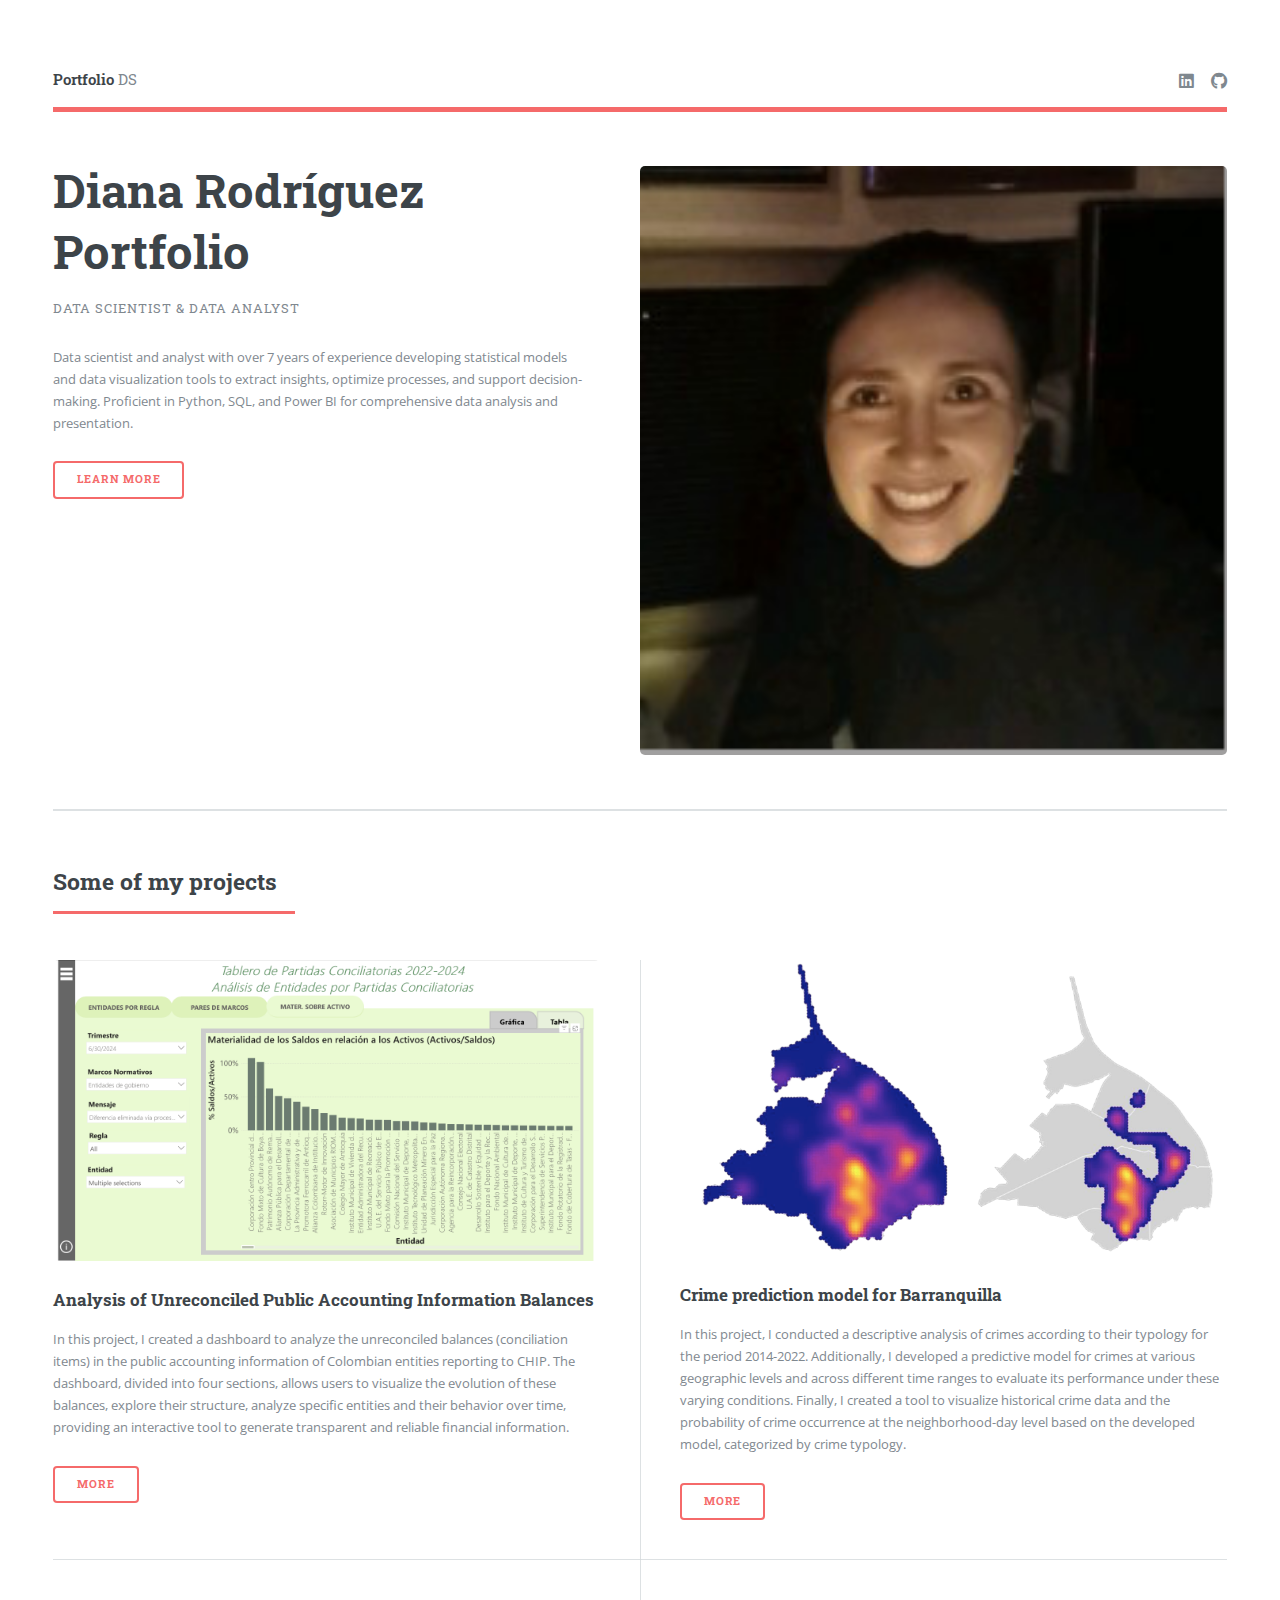
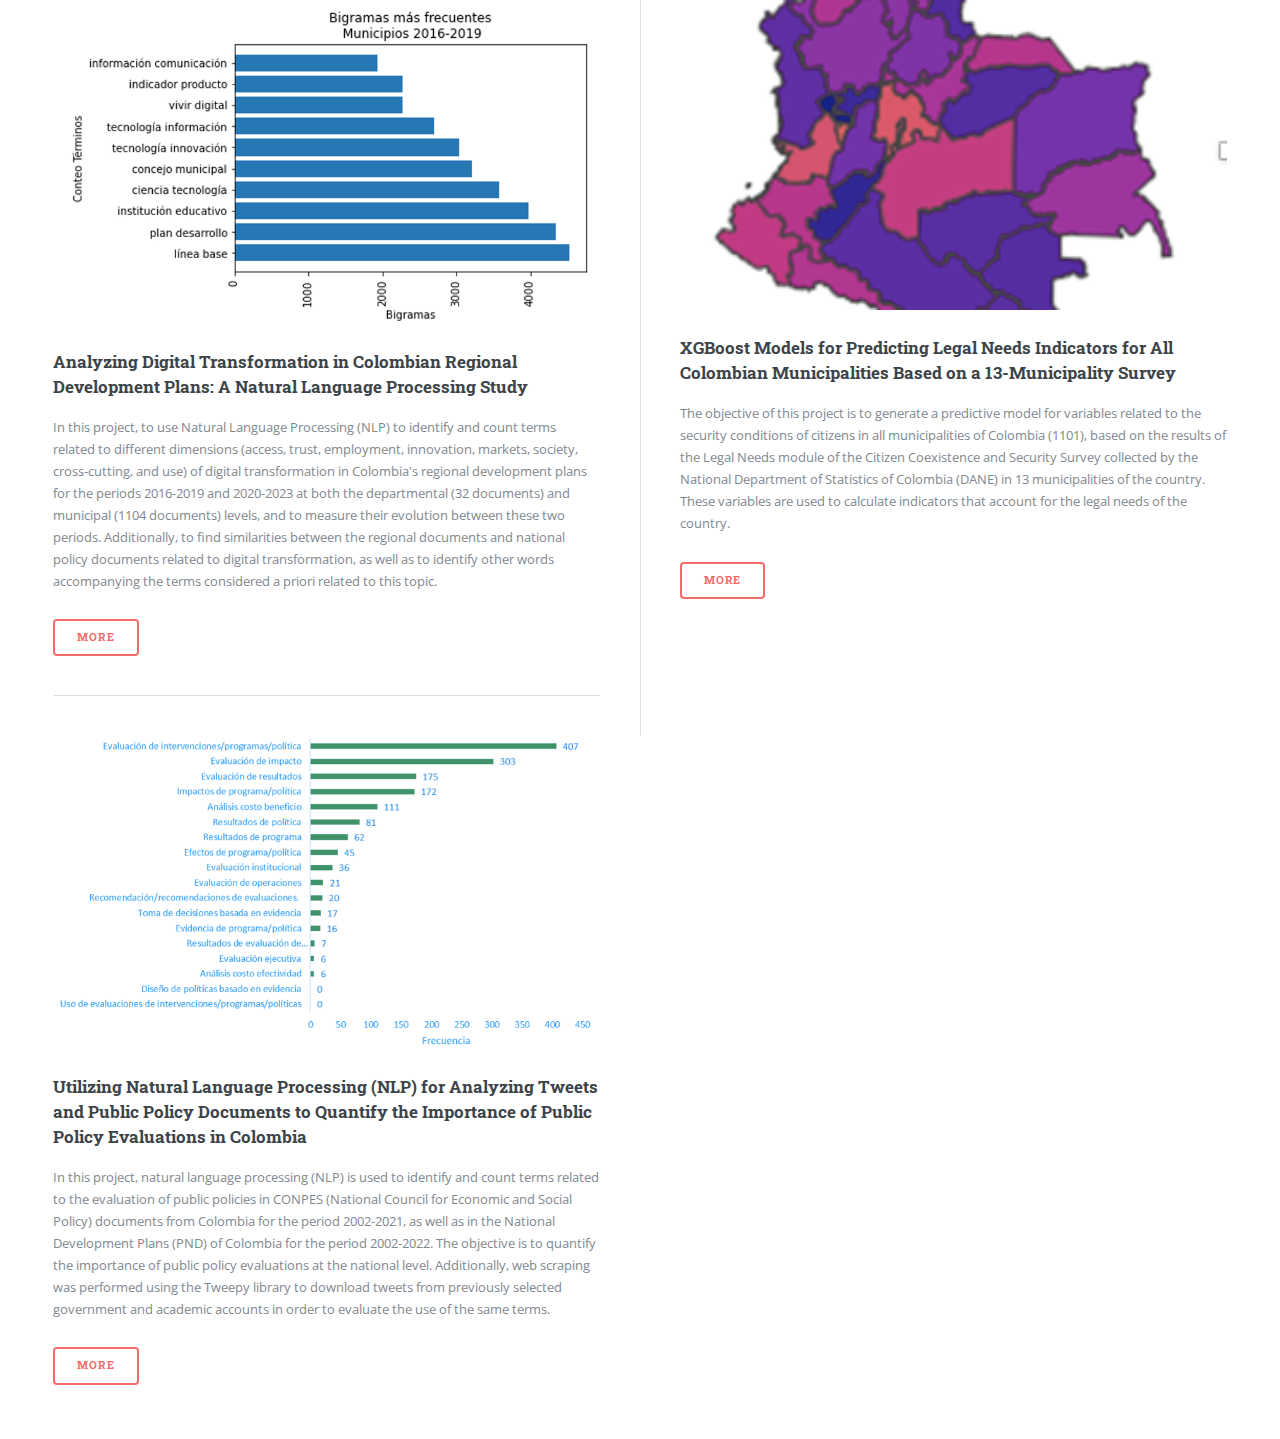
<file: index.html>
<!DOCTYPE HTML>
<html>
    <head>
        <title>Portfolio</title>
        <meta charset="utf-8" />
        <meta name="viewport" content="width=device-width, initial-scale=1, user-scalable=no" />
        <link rel="stylesheet" href="assets/css/main.css" />
        <script src="assets/js/main.js" defer></script>
    </head>
    <body class="is-preload">
        <div id="wrapper">
            <div id="main">
                <div class="inner">
                    <header id="header">
                        <a href="index.html" class="logo"><strong>Portfolio</strong> DS</a>
                        <ul class="icons">
                            <li><a href="https://www.linkedin.com/in/diana-carolina-rodriguez/" class="icon brands fa-linkedin" target="_blank" rel="noopener noreferrer"><span class="label">LinkedIn</span></a></li>
                            <li><a href="https://github.com/dianarodriguezc" class="icon brands fa-github" target="_blank" rel="noopener noreferrer"><span class="label">GitHub</span></a></li>
                        </ul>
                    </header>
                    <section id="banner">
                        <div class="content">
                            <header>
                                <h1>Diana Rodríguez<br />Portfolio</h1>
                                <p>Data Scientist & Data Analyst</p>
                            </header>
                            <p>Data scientist and analyst with over 7 years of experience developing statistical models and data visualization tools to extract insights, optimize processes, and support decision-making. Proficient in Python, SQL, and Power BI for comprehensive data analysis and presentation.</p>
                            <ul class="actions">
                                <li><a href="cv.html" class="button big">Learn More</a></li>
                            </ul>
                        </div>
                        <span class="image object">
                            <img class="small-image" src="images/cara.jpg" alt="" />
                        </span>
                    </section>
                    <section>
                        <header class="major">
                            <h2>Some of my projects</h2>
                        </header>
                        <div class="posts">
                            <article>
                                <a href="d_saldos.html" class="image"><img src="images/Tablero_saldos.jpg" alt="" /></a>
                                <h3>Analysis of Unreconciled Public Accounting Information Balances</h3>
                                <p>In this project, I created a dashboard to analyze the unreconciled balances (conciliation items) in the public accounting information of Colombian entities reporting to CHIP. The dashboard, divided into four sections, allows users to visualize the evolution of these balances, explore their structure, analyze specific entities and their behavior over time, providing an interactive tool to generate transparent and reliable financial information.</p>
                                <ul class="actions">
                                    <li><a href="d_saldos.html" class="button">More</a></li>
                                </ul>
                            </article>
							<article>
                                <a href="crime.html" class="image"><img src="images/mapa_kernel.jpg" alt="" /></a>
                                <h3>Crime prediction model for Barranquilla</h3>
                                <p>In this project, I conducted a descriptive analysis of crimes according to their typology for the period 2014-2022. Additionally, I developed a predictive model for crimes at various geographic levels and across different time ranges to evaluate its performance under these varying conditions. Finally, I created a tool to visualize historical crime data and the probability of crime occurrence at the neighborhood-day level based on the developed model, categorized by crime typology.</p>
                                <ul class="actions">
                                    <li><a href="crime.html" class="button">More</a></li>
                                </ul>
                            </article>
                            <article>
                                <a href="NLP_TD.html" class="image"><img src="images/Inicial_TD3.png" alt="" /></a>
                                <h3>Analyzing Digital Transformation in Colombian Regional Development Plans: A Natural Language Processing Study</h3>
                                <p>In this project, to use Natural Language Processing (NLP) to identify and count terms related to different dimensions (access, trust, employment, innovation, markets, society, cross-cutting, and use) of digital transformation in Colombia's regional development plans for the periods 2016-2019 and 2020-2023 at both the departmental (32 documents) and municipal (1104 documents) levels, and to measure their evolution between these two periods. Additionally, to find similarities between the regional documents and national policy documents related to digital transformation, as well as to identify other words accompanying the terms considered a priori related to this topic.</p>
                                <ul class="actions">
                                    <li><a href="NLP_TD.html" class="button">More</a></li>
                                </ul>
                            </article>
                            <article>
                                <a href="ind_nec_jur.html" class="image"><img src="images/mapa_inicio.png" alt="" /></a>
                                <h3>XGBoost Models for Predicting Legal Needs Indicators for All Colombian Municipalities Based on a 13-Municipality Survey</h3>
                                <p>The objective of this project is to generate a predictive model for variables related to the security conditions of citizens in all municipalities of Colombia (1101), based on the results of the Legal Needs module of the Citizen Coexistence and Security Survey collected by the National Department of Statistics of Colombia (DANE) in 13 municipalities of the country. These variables are used to calculate indicators that account for the legal needs of the country.</p>
                                <ul class="actions">
                                    <li><a href="ind_nec_jur.html" class="button">More</a></li>
                                </ul>
                            </article>
                            <article>
                                <a href="NLP_Evaluaciones.html" class="image"><img src="images/Imagen1_evaluaciones.png" alt="" /></a>
                                <h3>Utilizing Natural Language Processing (NLP) for Analyzing Tweets and Public Policy Documents to Quantify the Importance of Public Policy Evaluations in Colombia</h3>
                                <p>In this project, natural language processing (NLP) is used to identify and count terms related to the evaluation of public policies in CONPES (National Council for Economic and Social Policy) documents from Colombia for the period 2002-2021, as well as in the National Development Plans (PND) of Colombia for the period 2002-2022. The objective is to quantify the importance of public policy evaluations at the national level. Additionally, web scraping was performed using the Tweepy library to download tweets from previously selected government and academic accounts in order to evaluate the use of the same terms.</p>
                                <ul class="actions">
                                    <li><a href="NLP_Evaluaciones.html" class="button">More</a></li>
                                </ul>
                            </article>
                        </div>
                    </section>
                </div>
            </div>
            <div id="sidebar">
                <div class="inner">
                    <nav id="menu">
                        <header class="major">
                            <h2>Menu</h2>
                        </header>
                        <ul>
                            <li><a href="index.html">Homepage</a></li>
                            <li><a href="cv.html">About me</a></li>
                            <li>
                                <span class="opener">Data Insights & Dashboards</span>
                                <ul class="submenu">
                                    <li><a href="d_saldos.html">Analysis of Unreconciled Public Accounting Information Balances</a></li>
                                    <li><a href="NLP_TD.html">Analysis of the Annual Manufacturing Survey in Colombia</a></li>
                                </ul>
                            </li>
                            <li>
                                <span class="opener">Statistical Analysis & Machine Learning</span>
                                <ul class="submenu">
									<li><a href="crime.html">Crime prediction model</a></li>
                                    <li><a href="ind_nec_jur.html">XGBoost Models for Predicting Legal Needs Indicators</a></li>
                                </ul>
                            </li>
							<li>
                                <span class="opener">Text Analysis Projects</span>
                                <ul class="submenu">
                                    <li><a href="NLP_TD.html">NLP: Analyzing Digital Transformation in Colombia</a></li>
                                    <li><a href="NLP_Evaluaciones.html">NLP Analysis of Tweets</a></li>
                                </ul>
                            </li>
                        </ul>
                    </nav>
                    <!-- Sección de Contacto -->
                    <section>
                        <header class="major">
                            <h2>Contact me</h2>
                        </header>
                        <p>To contact me, you can write me an email.</p>
                        <ul class="contact">
                            <li class="icon solid fa-envelope"><a href="mailto:dianacarolina400@gmail.com">dianacarolina400@gmail.com</a></li>
                            <li class="icon solid fa-home">Montreal, QC, Canada</li>
                        </ul>
                    </section>
                    <!-- Footer -->
                    <footer id="footer">
                        <p class="copyright">&copy; Design: <a href="https://html5up.net">HTML5 UP</a>.</p>
                    </footer>
                </div>
            </div>
        </div>
    </body>
</html>
</file>
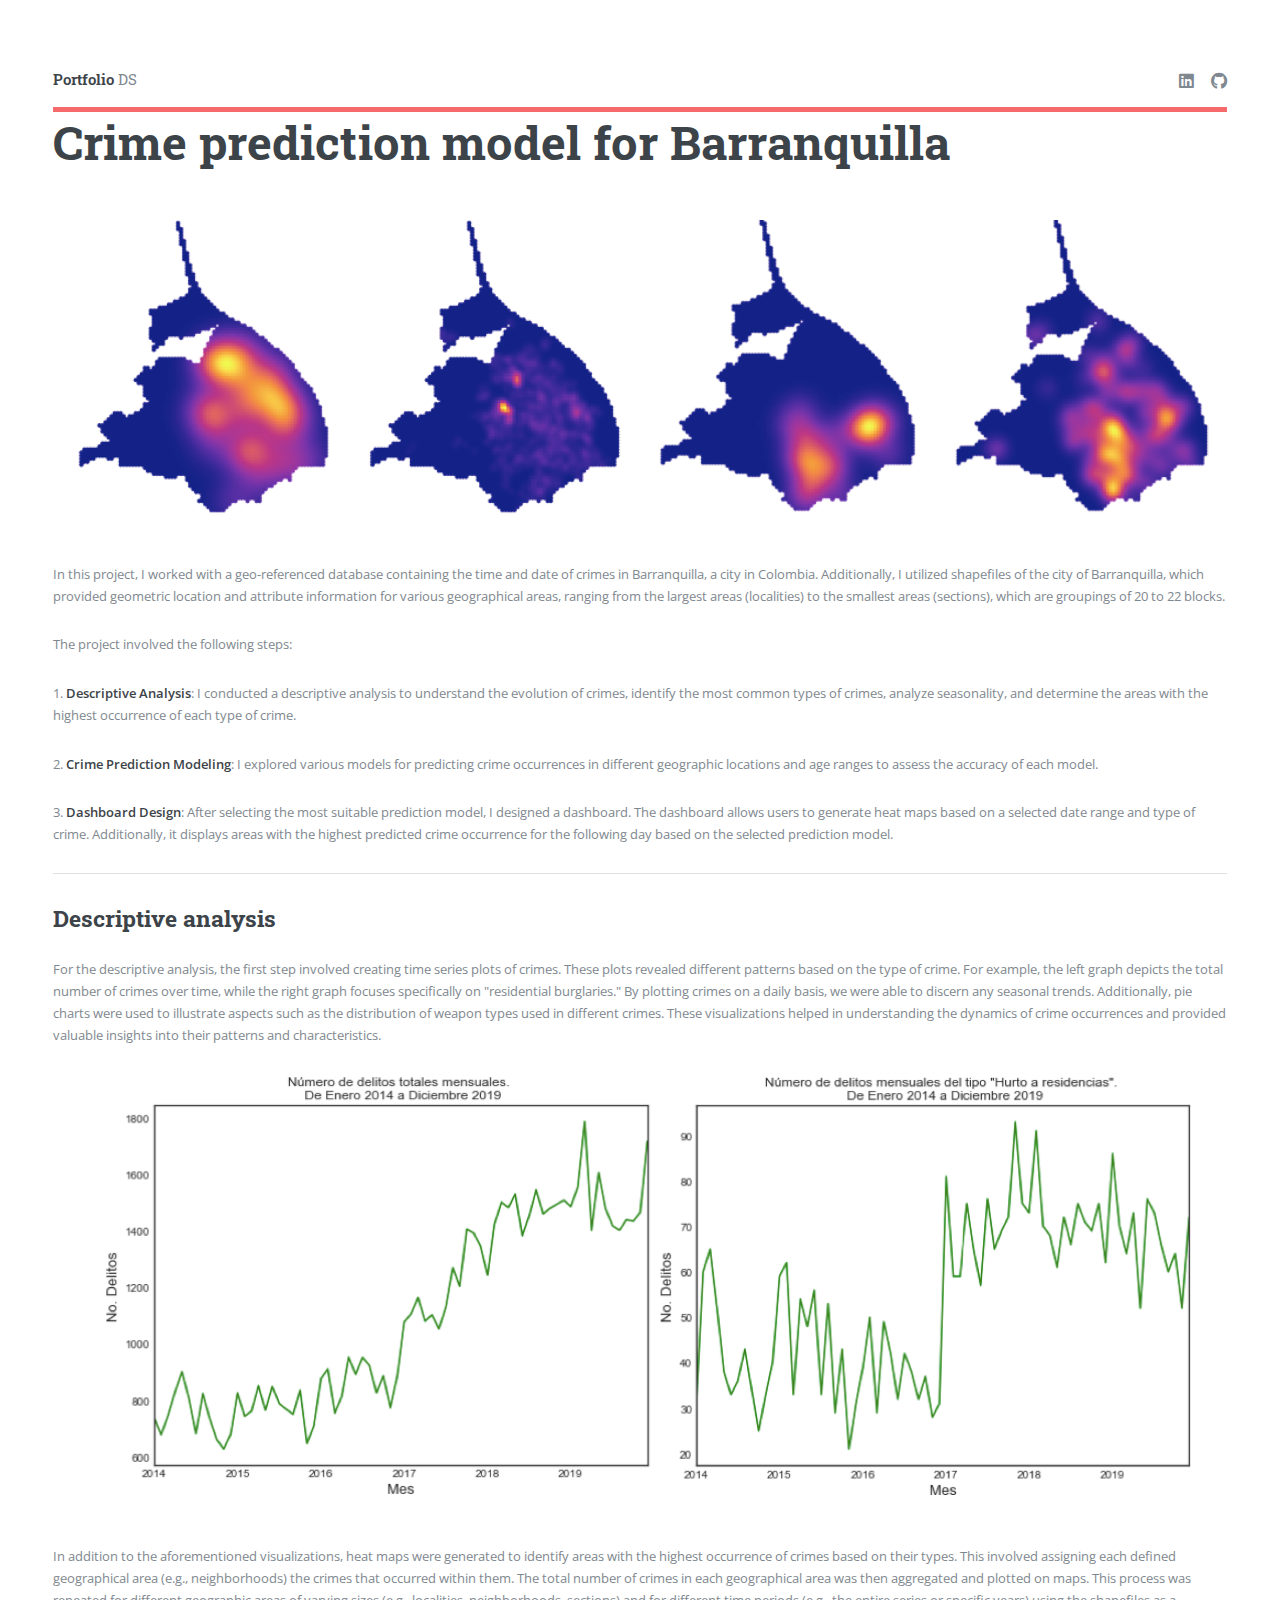
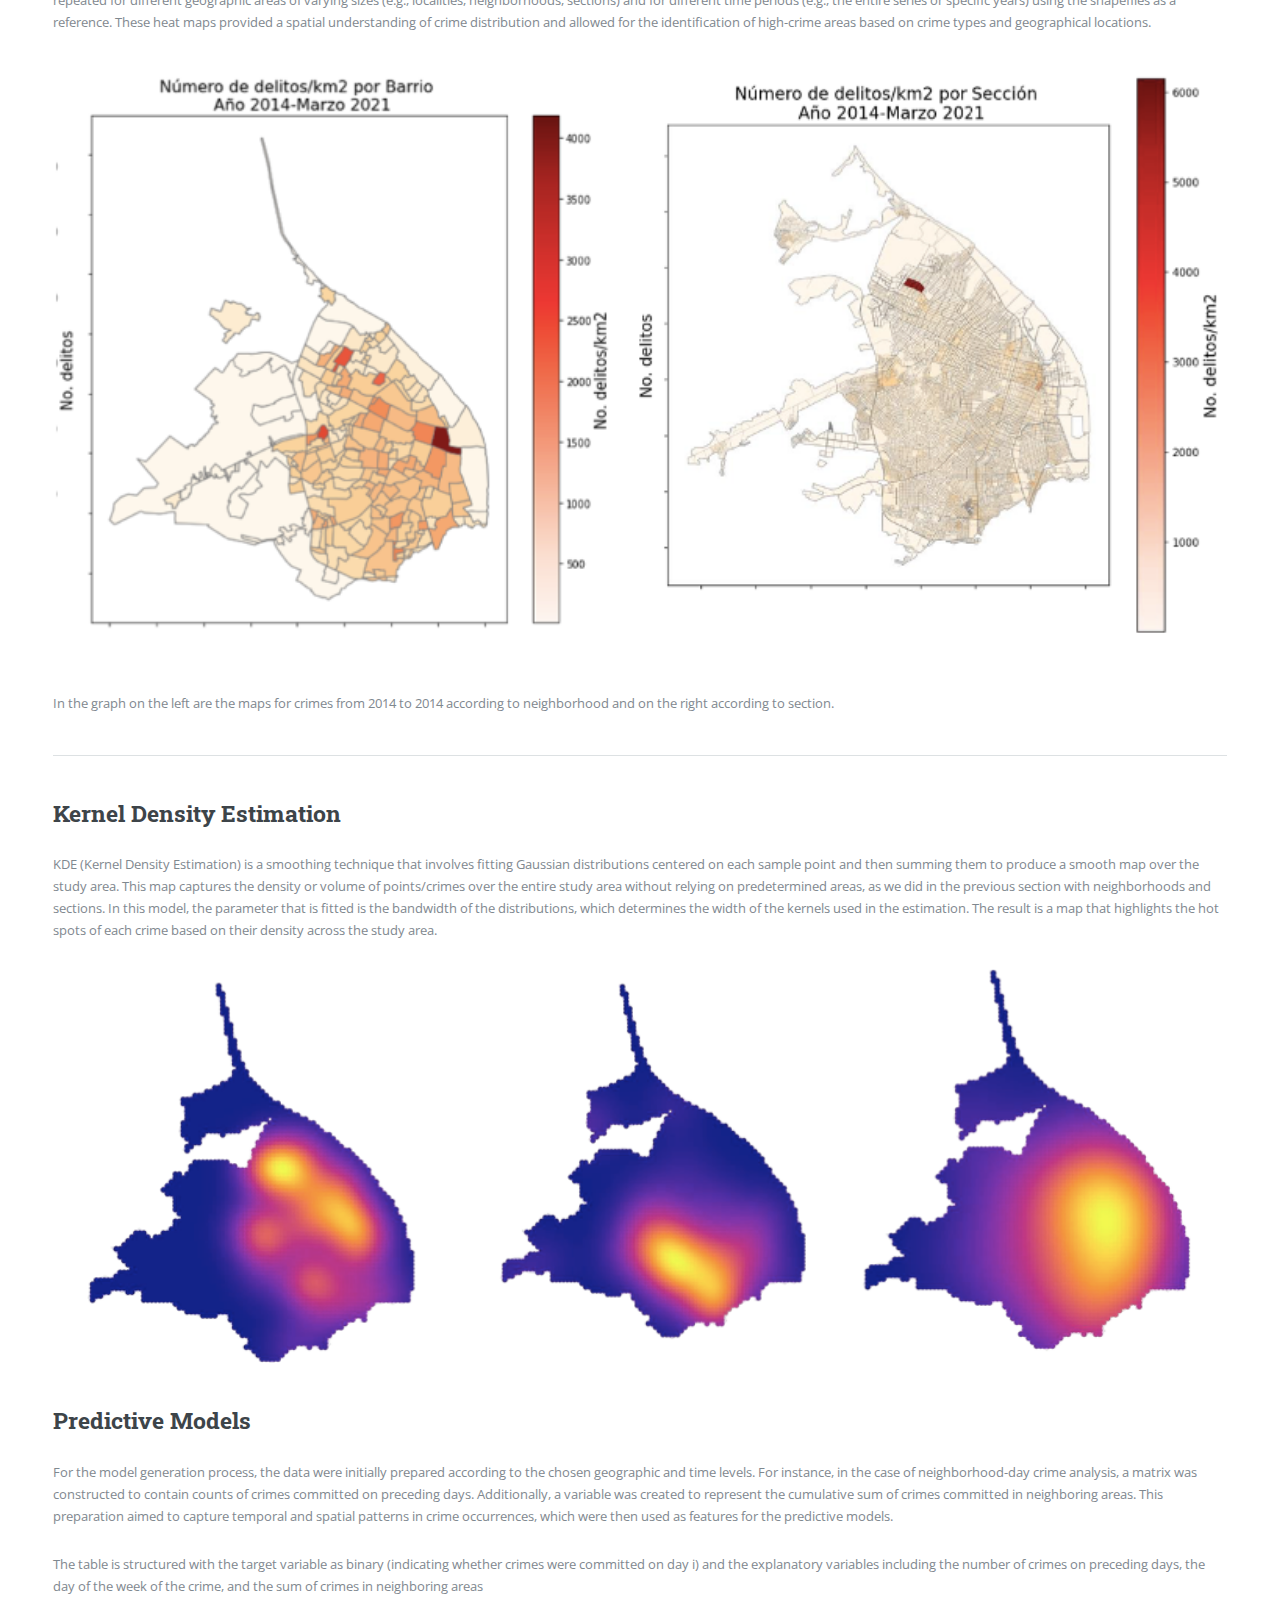
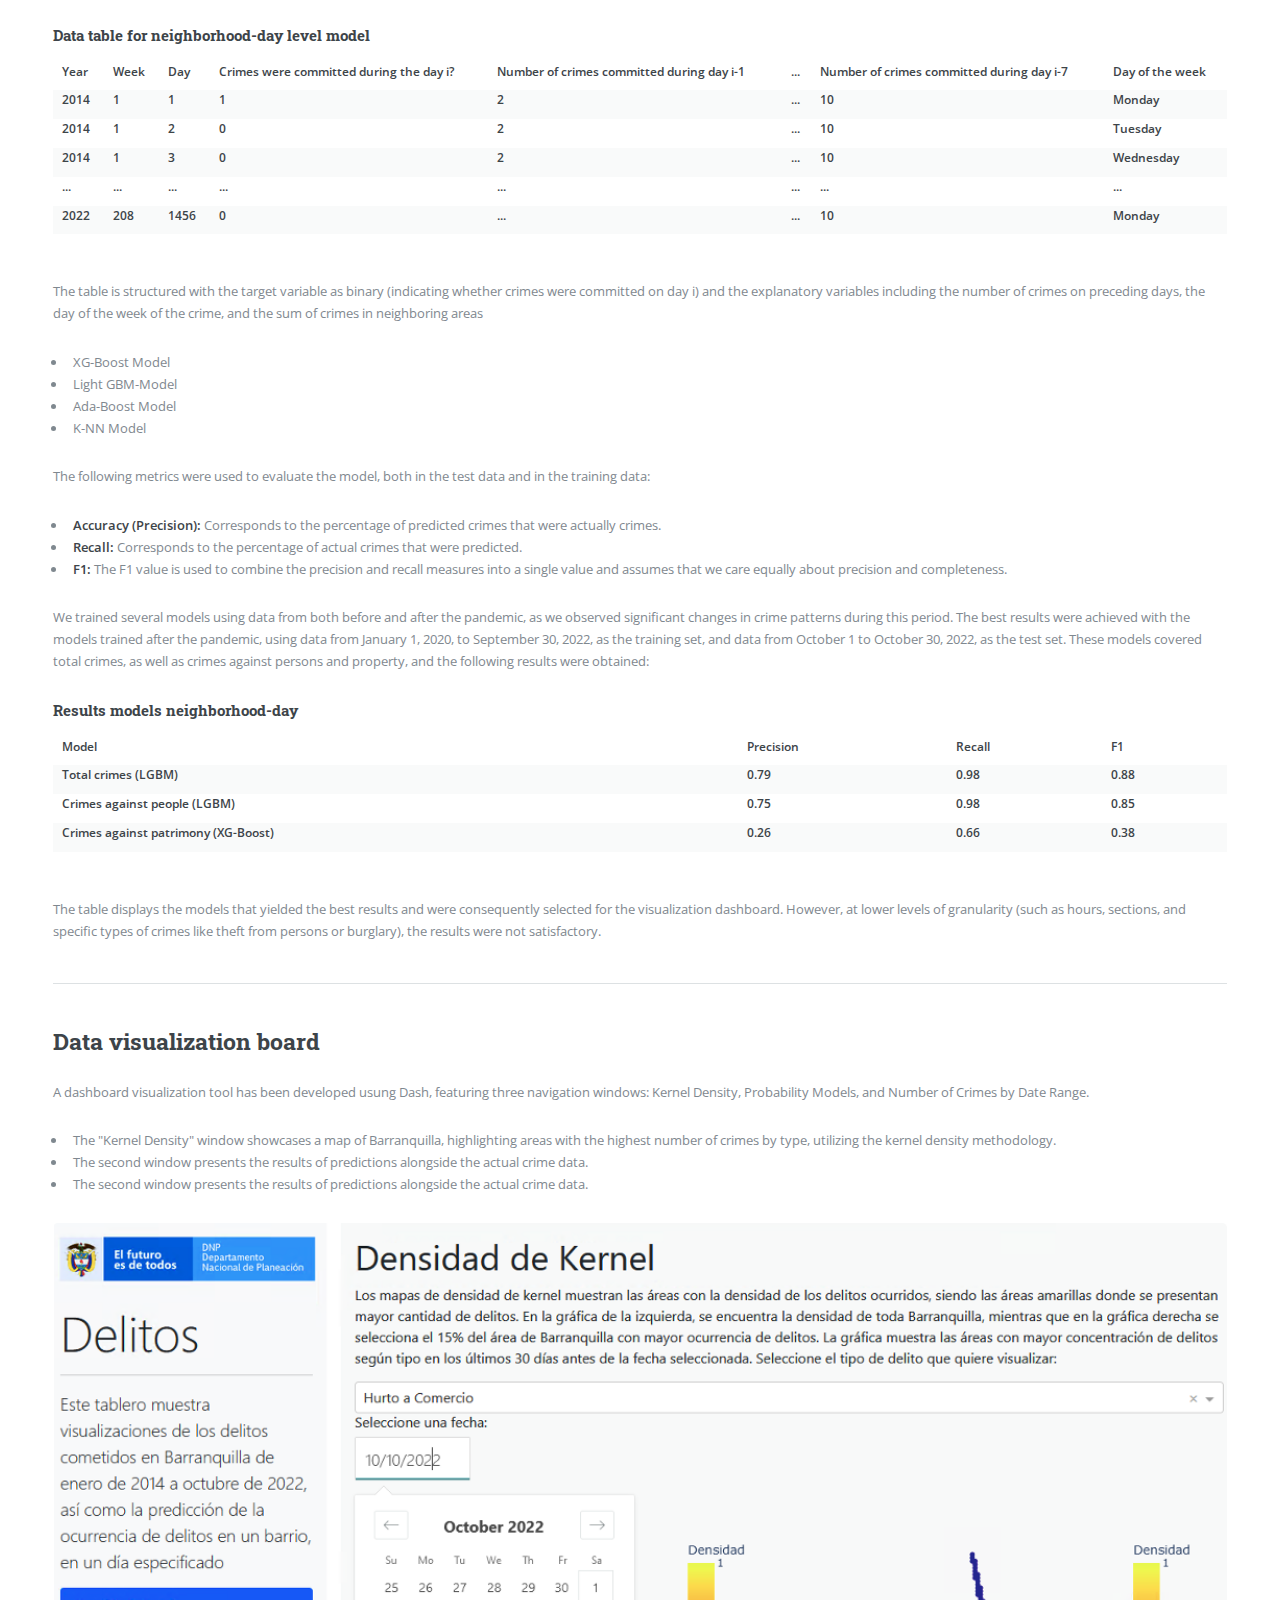
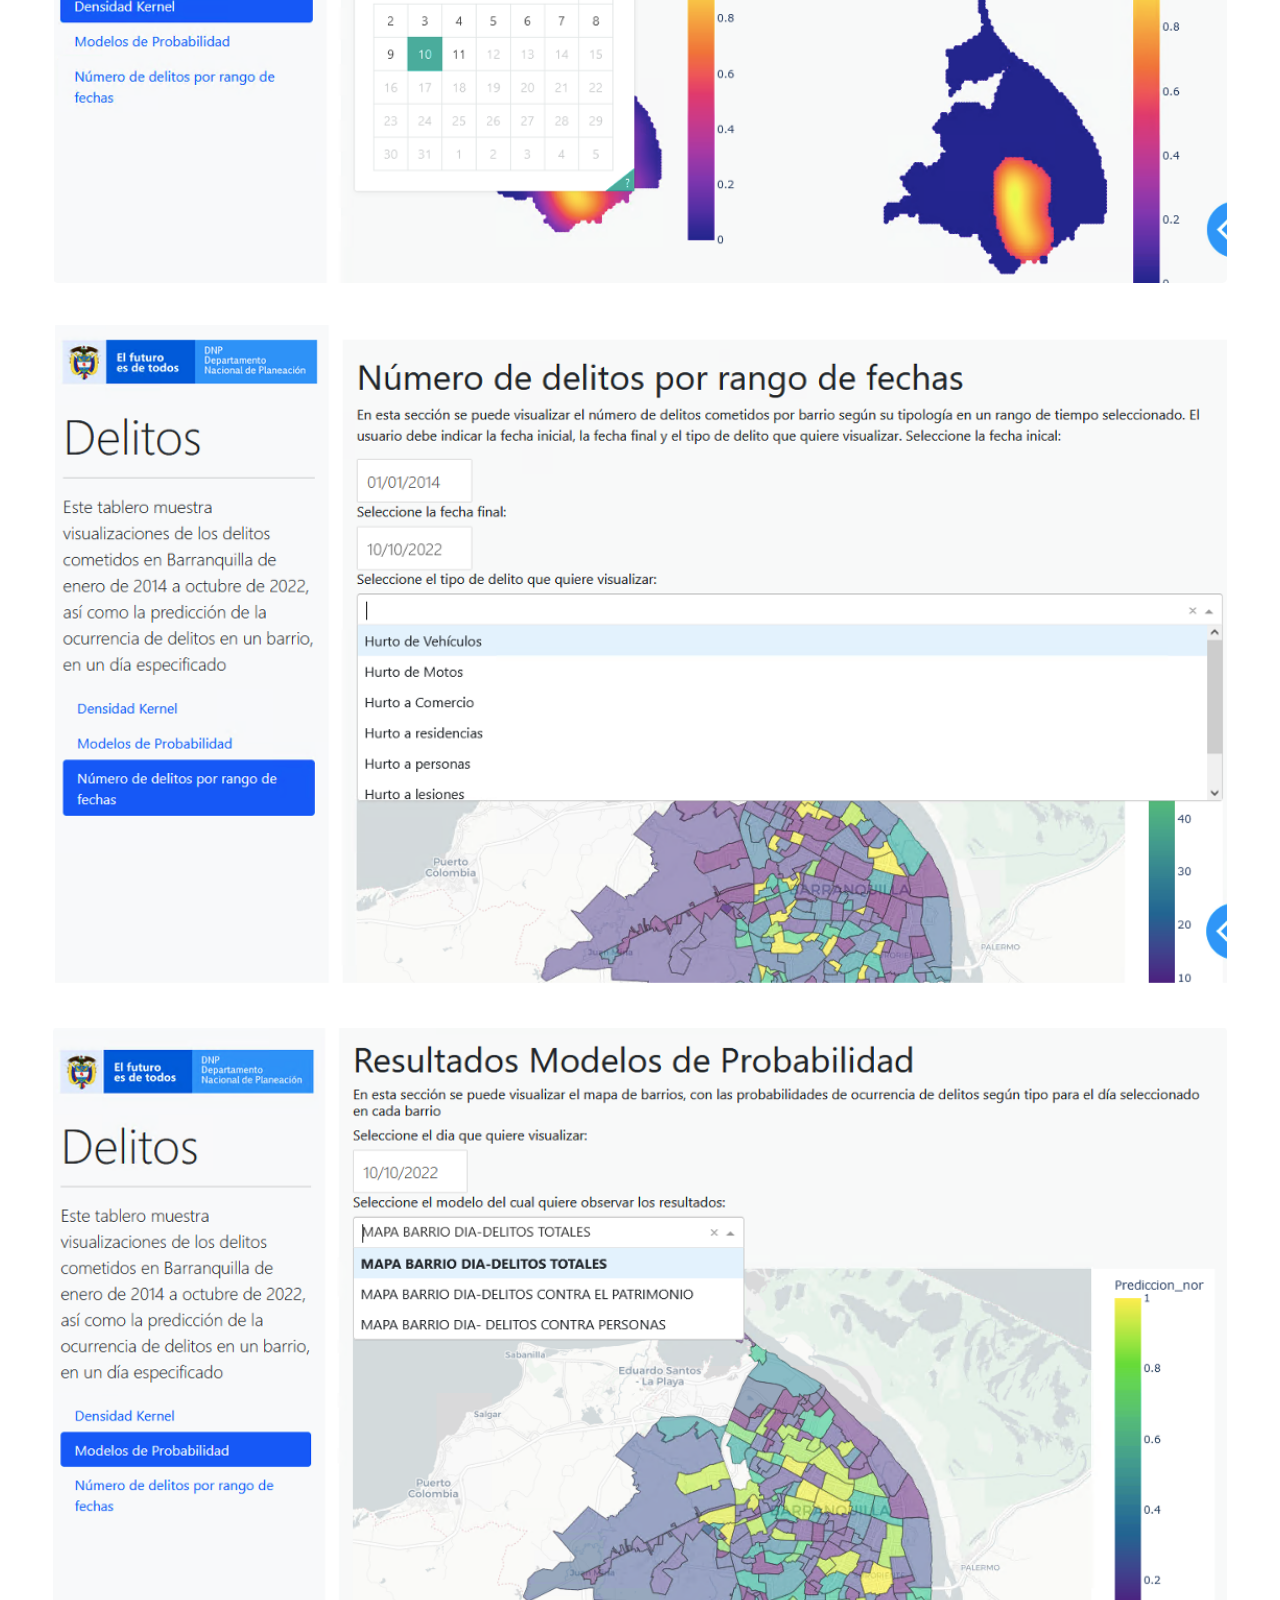
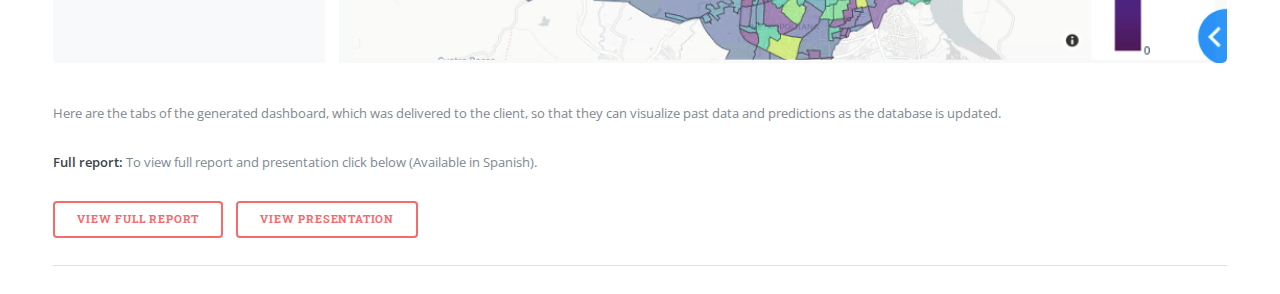
<file: crime.html>
<!DOCTYPE HTML>
<!--
	Editorial by HTML5 UP
	html5up.net | @ajlkn
	Free for personal and commercial use under the CCA 3.0 license (html5up.net/license)
-->
<html>
	<head>
		<title>crime</title>
		<meta charset="utf-8" />
		<meta name="viewport" content="width=device-width, initial-scale=1, user-scalable=no" />
		<link rel="stylesheet" href="assets/css/main.css" />
	</head>
	<body class="is-preload">

		<!-- Wrapper -->
			<div id="wrapper">

				<!-- Main -->
					<div id="main">
						<div class="inner">

							<!-- Header -->
								<header id="header">
									<a href="index.html" class="logo"><strong>Portfolio </strong>DS</a>
									<ul class="icons">
										<li><a href="https://www.linkedin.com/in/diana-carolina-rodriguez/" class="icon brands fa-linkedin" target="_blank" rel="noopener noreferrer"><span class="label">LinkedIn</span></a></li>			  
										<li><a href="https://github.com/dianarodriguezc" class="icon brands fa-github" target="_blank" rel="noopener noreferrer"><span class="label">GitHub</span></a></li>
									</ul>
								</header>

							<!-- Content -->
								<subsection>
									<header class="main">
										<h1>Crime prediction model for Barranquilla</h1>
									</header>

									<span class="image main"><img src="images/Mapas_kernel_2.jpg" alt="" /></span>

									<p>In this project, I worked with a geo-referenced database containing the time and date of crimes in Barranquilla, a city in Colombia. Additionally, I utilized shapefiles of the city of Barranquilla, which provided geometric location and attribute information for various geographical areas, ranging from the largest areas (localities) to the smallest areas (sections), which are groupings of 20 to 22 blocks.</p>
									<p>The project involved the following steps:</p>
									<p>1. <b>Descriptive Analysis</b>: I conducted a descriptive analysis to understand the evolution of crimes, identify the most common types of crimes, analyze seasonality, and determine the areas with the highest occurrence of each type of crime.</p>
									<p>2. <b>Crime Prediction Modeling</b>: I explored various models for predicting crime occurrences in different geographic locations and age ranges to assess the accuracy of each model.</p>
									<p>3. <b>Dashboard Design</b>: After selecting the most suitable prediction model, I designed a dashboard. The dashboard allows users to generate heat maps based on a selected date range and type of crime. Additionally, it displays areas with the highest predicted crime occurrence for the following day based on the selected prediction model.</p>

									<hr class="Descriptive Analysis" />

									<h2>Descriptive analysis</h2>
									<p>For the descriptive analysis, the first step involved creating time series plots of crimes. These plots revealed different patterns based on the type of crime. For example, the left graph depicts the total number of crimes over time, while the right graph focuses specifically on "residential burglaries." By plotting crimes on a daily basis, we were able to discern any seasonal trends. Additionally, pie charts were used to illustrate aspects such as the distribution of weapon types used in different crimes. These visualizations helped in understanding the dynamics of crime occurrences and provided valuable insights into their patterns and characteristics.</p>
									<span class="image main"><img src="images/serie_tiempo.jpg" alt="" /></span>
									<p>In addition to the aforementioned visualizations, heat maps were generated to identify areas with the highest occurrence of crimes based on their types. This involved assigning each defined geographical area (e.g., neighborhoods) the crimes that occurred within them. The total number of crimes in each geographical area was then aggregated and plotted on maps. This process was repeated for different geographic areas of varying sizes (e.g., localities, neighborhoods, sections) and for different time periods (e.g., the entire series or specific years) using the shapefiles as a reference. These heat maps provided a spatial understanding of crime distribution and allowed for the identification of high-crime areas based on crime types and geographical locations.</p>
									<span class="image main"><img src="images/mapas_calor.jpg" alt="" /></span>
									<p>In the graph on the left are the maps for crimes from 2014 to 2014 according to neighborhood and on the right according to section.</p>
										
									<hr class="major" />

									<h2>Kernel Density Estimation</h2>
									<p>KDE (Kernel Density Estimation) is a smoothing technique that involves fitting Gaussian distributions centered on each sample point and then summing them to produce a smooth map over the study area. This map captures the density or volume of points/crimes over the entire study area without relying on predetermined areas, as we did in the previous section with neighborhoods and sections. In this model, the parameter that is fitted is the bandwidth of the distributions, which determines the width of the kernels used in the estimation. The result is a map that highlights the hot spots of each crime based on their density across the study area.</p>
									<span class="image main"><img src="images/mapas_largo.jpg" alt="" /></span>

									<h2>Predictive Models</h2>
									<p>For the model generation process, the data were initially prepared according to the chosen geographic and time levels. For instance, in the case of neighborhood-day crime analysis, a matrix was constructed to contain counts of crimes committed on preceding days. Additionally, a variable was created to represent the cumulative sum of crimes committed in neighboring areas. This preparation aimed to capture temporal and spatial patterns in crime occurrences, which were then used as features for the predictive models.</p>
									<p>The table is structured with the target variable as binary (indicating whether crimes were committed on day i) and the explanatory variables including the number of crimes on preceding days, the day of the week of the crime, and the sum of crimes in neighboring areas</p>
									
									<h4>Data table for neighborhood-day level model	</h4>
									<div class="table-wrapper">
										<table class="alt">
											<thead>
												<tr>
													<th>Year</th>
													<th>Week</th>
													<th>Day</th>
													<th>Crimes were committed during the day i?</th>
													<th>Number of crimes committed during day i-1</th>
													<th>...</th>
													<th>Number of crimes committed during day i-7</th>
													<th>Day of the week</th>
												</tr>
											</thead>
											<tbody>
												<tr>
													<th>2014</th>
													<th>1</th>
													<th>1</th>
													<th>1</th>
													<th>2</th>
													<th>...</th>
													<th>10</th>
													<th>Monday</th>
												</tr>
												<tr>
													<th>2014</th>
													<th>1</th>
													<th>2</th>
													<th>0</th>
													<th>2</th>
													<th>...</th>
													<th>10</th>
													<th>Tuesday</th>
												</tr>
												<tr>
													<th>2014</th>
													<th>1</th>
													<th>3</th>
													<th>0</th>
													<th>2</th>
													<th>...</th>
													<th>10</th>
													<th>Wednesday</th>
												</tr>
												<tr>
													<th>...</th>
													<th>...</th>
													<th>...</th>
													<th>...</th>
													<th>...</th>
													<th>...</th>
													<th>...</th>
													<th>...</th>
												</tr>
												<tr>
													<th>2022</th>
													<th>208</th>
													<th>1456</th>
													<th>0</th>
													<th>...</th>
													<th>...</th>
													<th>10</th>
													<th>Monday</th>
												</tr>
											</tbody>
											<tfoot>
												<tr>
													<td colspan="1"></td>													
												</tr>
											</tfoot>
										</table>
									</div>
									<p>The table is structured with the target variable as binary (indicating whether crimes were committed on day i) and the explanatory variables including the number of crimes on preceding days, the day of the week of the crime, and the sum of crimes in neighboring areas</p>
															<ul>
																<li>XG-Boost Model</li>
																<li>Light GBM-Model</li>
																<li>Ada-Boost Model</li>
																<li>K-NN Model</li>
															</ul>
									
									<p>The following metrics were used to evaluate the model, both in the test data and in the training data:</p>
															<ul>
																<li> <b>Accuracy (Precision):</b> Corresponds to the percentage of predicted crimes that were actually crimes.</li>
																<li> <b>Recall:</b> Corresponds to the percentage of actual crimes that were predicted.</li>
																<li> <b>F1:</b> The F1 value is used to combine the precision and recall measures into a single value and assumes that we care equally about precision and completeness.</li>
															</ul>
									<p>We trained several models using data from both before and after the pandemic, as we observed significant changes in crime patterns during this period. The best results were achieved with the models trained after the pandemic, using data from January 1, 2020, to September 30, 2022, as the training set, and data from October 1 to October 30, 2022, as the test set. These models covered total crimes, as well as crimes against persons and property, and the following results were obtained:</p>
									<h4>Results models neighborhood-day</h4>
									<div class="table-wrapper">
										<table class="alt">
											<thead>
												<tr>
													<th>Model</th>
													<th>Precision</th>
													<th>Recall</th>
													<th>F1</th>
												</tr>
											</thead>
											<tbody>
												<tr>
													<th>Total crimes (LGBM)</th>
													<th>0.79</th>
													<th>0.98</th>
													<th>0.88</th>
												</tr>
												<tr>
													<th>Crimes against people (LGBM)</th>
													<th>0.75</th>
													<th>0.98</th>
													<th>0.85</th>
												</tr>
												<tr>
													<th>Crimes against patrimony (XG-Boost)</th>
													<th>0.26</th>
													<th>0.66</th>
													<th>0.38</th>
												</tr>												
											</tbody>
											<tfoot>
												<tr>
													<td colspan="1"></td>													
												</tr>
											</tfoot>
										</table>
									</div>
								<p>The table displays the models that yielded the best results and were consequently selected for the visualization dashboard. However, at lower levels of granularity (such as hours, sections, and specific types of crimes like theft from persons or burglary), the results were not satisfactory.</p>												
									
								<hr class="major" />

									<h2>Data visualization board</h2>
									<p>A dashboard visualization tool has been developed usung Dash, featuring three navigation windows: Kernel Density, Probability Models, and Number of Crimes by Date Range.</p>
									<ul>
										<li>The "Kernel Density" window showcases a map of Barranquilla, highlighting areas with the highest number of crimes by type, utilizing the kernel density methodology.</li>
										<li>The second window presents the results of predictions alongside the actual crime data.</li>
										<li>The second window presents the results of predictions alongside the actual crime data.</li>										
									</ul>

									<span class="image main"><img src="images/Tablero_densidad_kernel PM.jpg" alt="" /></span>
									<span class="image main"><img src="images/Tablero_rango_fechas.jpg" alt="" /></span>
									<span class="image main"><img src="images/Tablero_resultado_modelos.jpg" alt="" /></span>
									
									<p>Here are the tabs of the generated dashboard, which was delivered to the client, so that they can visualize past data and predictions as the database is updated.</p>
									<p><b>Full report:</b> To view full report and presentation click below (Available in Spanish).</p>
									<ul class="actions">
										<li><a href="https://colaboracion.dnp.gov.co/CDT/Desarrollo%20Digital/UCD/Proyectos/2022_P12_Modelo_de_predicción_del_delito_ciudades_intermedias/Informe.pdf" class="button">View Full report</a></li>
										<li><a href="https://colaboracion.dnp.gov.co/CDT/Desarrollo%20Digital/UCD/Proyectos/2022_P12_Modelo_de_predicción_del_delito_ciudades_intermedias/Presentación_Final.pdf" class="button">View Presentation</a></li>
									</ul>
									<hr>									
								</section>
							</nav>
						</div>
					</div>

				<!-- Sidebar -->
				<div id="sidebar">
					<div class="inner">
						<nav id="menu">
							<header class="major">
								<h2>Menu</h2>
							</header>
							<ul>
								<li><a href="index.html">Homepage</a></li>
								<li><a href="cv.html">About me</a></li>
								<li>
									<span class="opener">Data Insights & Dashboards</span>
									<ul class="submenu">
										<li><a href="d_saldos.html">Analysis of Unreconciled Public Accounting Information Balances</a></li>
										<li><a href="NLP_TD.html">Analysis of the Annual Manufacturing Survey in Colombia</a></li>
									</ul>
								</li>
								<li>
									<span class="opener">Statistical Analysis & Machine Learning</span>
									<ul class="submenu">
										<li><a href="crime.html">Crime prediction model</a></li>
										<li><a href="ind_nec_jur.html">XGBoost Models for Predicting Legal Needs Indicators</a></li>
									</ul>
								</li>
								<li>
									<span class="opener">Text Analysis Projects</span>
									<ul class="submenu">
										<li><a href="NLP_TD.html">NLP: Analyzing Digital Transformation in Colombia</a></li>
										<li><a href="NLP_Evaluaciones.html">NLP Analysis of Tweets</a></li>
									</ul>
								</li>
							</ul>
						</nav>
						<!-- Sección de Contacto -->
						<section>
							<header class="major">
								<h2>Contact me</h2>
							</header>
							<p>To contact me, you can write me an email.</p>
							<ul class="contact">
								<li class="icon solid fa-envelope"><a href="mailto:dianacarolina400@gmail.com">dianacarolina400@gmail.com</a></li>
								<li class="icon solid fa-home">Montreal, QC, Canada</li>
							</ul>
						</section>
						<!-- Footer -->
						<footer id="footer">
							<p class="copyright">&copy; Design: <a href="https://html5up.net">HTML5 UP</a>.</p>
						</footer>
					</div>
				</div>
	</body>
</html>
</file>
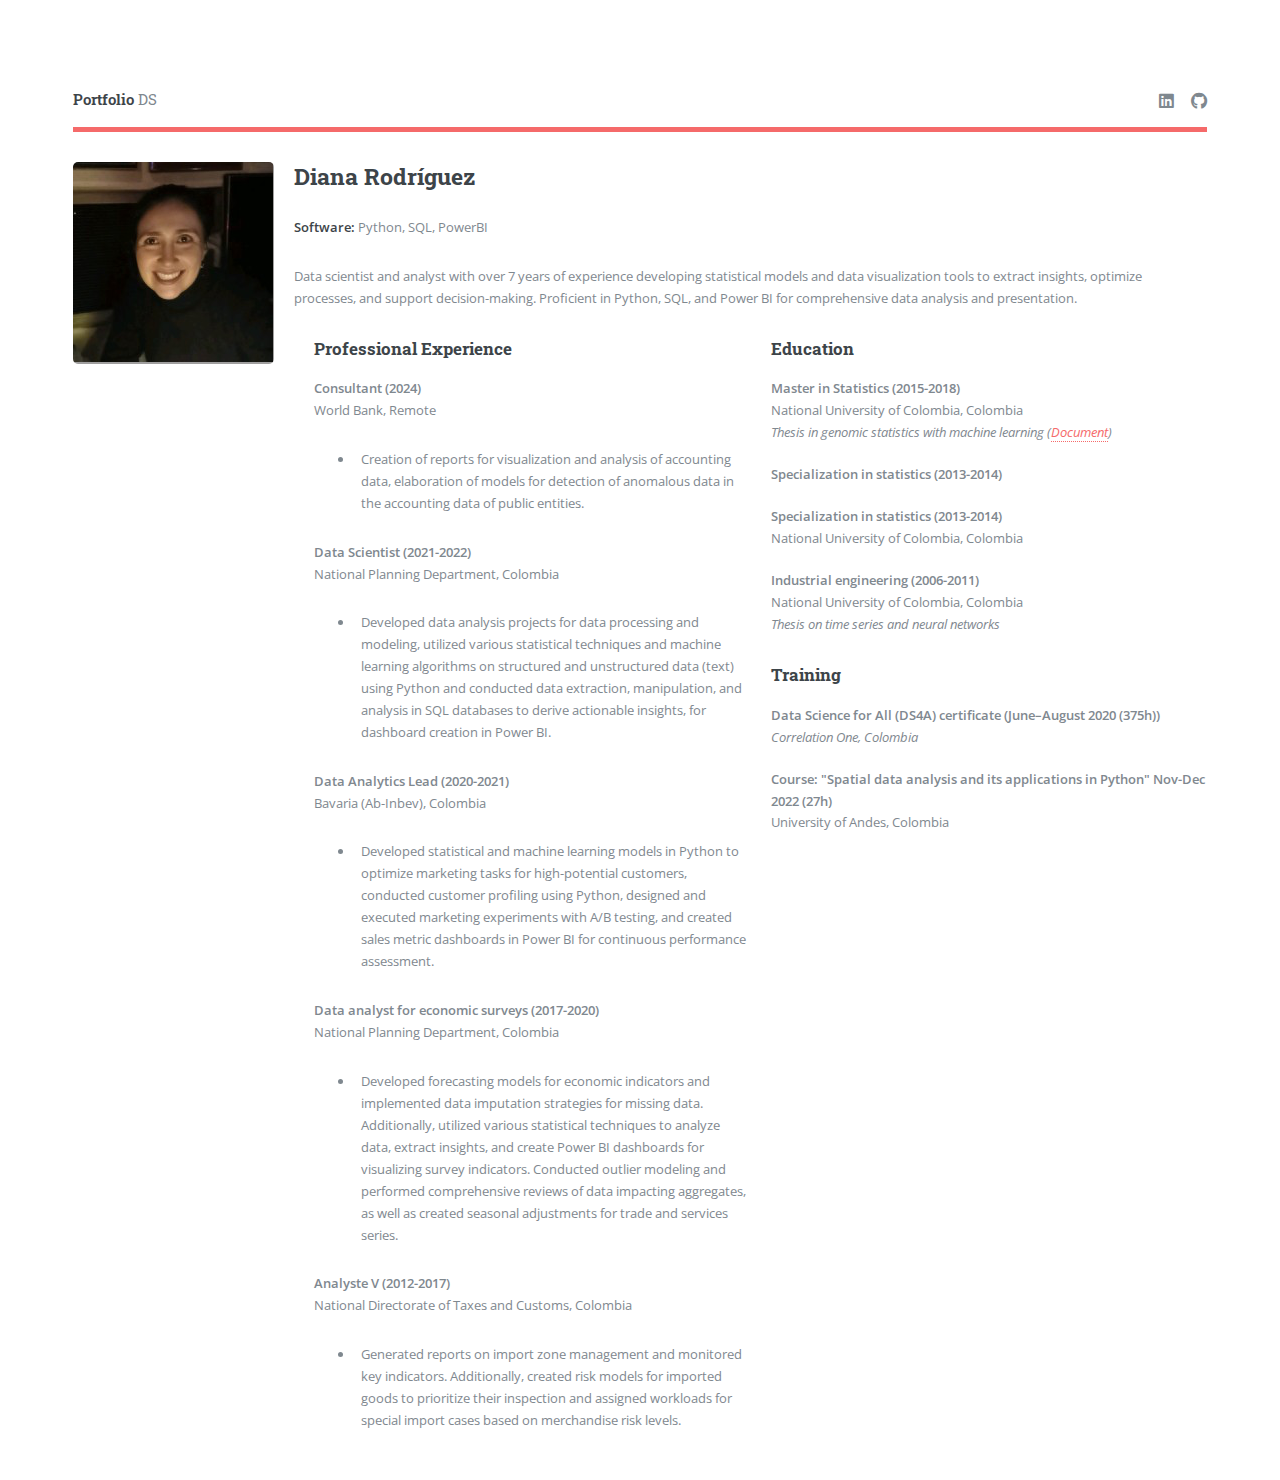
<file: cv.html>
<!DOCTYPE HTML>
<!--
	Editorial by HTML5 UP
	html5up.net | @ajlkn
	Free for personal and commercial use under the CCA 3.0 license (html5up.net/license)
-->
<html>
	<head>
		<title>crime</title>
		<meta charset="utf-8" />
		<meta name="viewport" content="width=device-width, initial-scale=1, user-scalable=no" />
		<link rel="stylesheet" href="assets/css/main.css" />
		<style>
			body {
				display: flex;
				flex-direction: row;
			}

			#sidebar {
				flex: 0 0 200px; /* Ancho fijo para el sidebar */
			}

			#main {
				flex: 1; /* Toma el espacio restante */
				padding: 20px;
			}
		</style>
	</head>
	<body class="is-preload">
		<!-- Sidebar -->
		<div id="sidebar">
			<div class="inner">
				<nav id="menu">
					<header class="major">
						<h2>Menu</h2>
					</header>
					<ul>
						<li><a href="index.html">Homepage</a></li>
						<li><a href="cv.html">About me</a></li>
						<li>
							<span class="opener">Data Insights & Dashboards</span>
							<ul class="submenu">
								<li><a href="d_saldos.html">Analysis of Unreconciled Public Accounting Information Balances</a></li>
								<li><a href="NLP_TD.html">Analysis of the Annual Manufacturing Survey in Colombia</a></li>
							</ul>
						</li>
						<li>
							<span class="opener">Statistical Analysis & Machine Learning</span>
							<ul class="submenu">
								<li><a href="crime.html">Crime prediction model</a></li>
								<li><a href="ind_nec_jur.html">XGBoost Models for Predicting Legal Needs Indicators</a></li>
							</ul>
						</li>
						<li>
							<span class="opener">Text Analysis Projects</span>
							<ul class="submenu">
								<li><a href="NLP_TD.html">NLP: Analyzing Digital Transformation in Colombia</a></li>
								<li><a href="NLP_Evaluaciones.html">NLP Analysis of Tweets</a></li>
							</ul>
						</li>
					</ul>
				</nav>
				<!-- Sección de Contacto -->
				<section>
					<header class="major">
						<h2>Contact me</h2>
					</header>
					<p>To contact me, you can write me an email.</p>
					<ul class="contact">
						<li class="icon solid fa-envelope"><a href="mailto:dianacarolina400@gmail.com">dianacarolina400@gmail.com</a></li>
						<li class="icon solid fa-home">Montreal, QC, Canada</li>
					</ul>
				</section>
				<!-- Footer -->
				<footer id="footer">
					<p class="copyright">&copy; Design: <a href="https://html5up.net">HTML5 UP</a>.</p>
				</footer>
			</div>
		</div>
		<!-- Main -->
		<div id="main">
			<div class="inner">

				<!-- Header -->
				<header id="header">
					<a href="index.html" class="logo"><strong>Portfolio</strong> DS</a>
					<ul class="icons">
						<li><a href="https://www.linkedin.com/in/diana-carolina-rodriguez/" class="icon brands fa-linkedin" target="_blank" rel="noopener noreferrer"><span class="label">LinkedIn</span></a></li>
						<li><a href="https://github.com/dianarodriguezc" class="icon brands fa-github" target="_blank" rel="noopener noreferrer"><span class="label">GitHub</span></a></li>
					</ul>
				</header>

				<!-- Content -->
				<subsection>

					<!-- Content -->
					<!-- Box -->
					<p><span class="image left"><img src="images/cara.jpg" alt="" /></span></p>

					<!-- Content -->
					<h2> Diana Rodríguez</h2>
					<p><b> Software:</b> Python, SQL, PowerBI</p>
					<p>Data scientist and analyst with over 7 years of experience developing statistical models and data visualization tools to extract insights, optimize processes, and support decision-making. Proficient in Python, SQL, and Power BI for comprehensive data analysis and presentation.</p>
					<div class="row">
						<div class="col-6 col-12-small">
							<h3>Professional Experience</h3>
							<dl>
								<dt style="display: inline;">Consultant (2024)</dt>
								<p>World Bank, Remote</p>
								<dd>
									<ul>
										<li>Creation of reports for visualization and analysis of accounting data, elaboration of models for detection of anomalous data in the accounting data of public entities.</li>
									</ul>
								</dd>
								<dt style="display: inline;">Data Scientist (2021-2022)</dt>
								<p>National Planning Department, Colombia</p>
								<dd>
									<ul>
										<li>Developed data analysis projects for data processing and modeling, utilized various statistical techniques and machine learning algorithms on structured and unstructured data (text) using Python and conducted data extraction, manipulation, and analysis in SQL databases to derive actionable insights, for dashboard creation in Power BI.</li>
									</ul>
								</dd>
								<dt style="display: inline;">Data Analytics Lead (2020-2021)</dt>
								<p>Bavaria (Ab-Inbev), Colombia</p>
								<dd>
									<ul>
										<li>Developed statistical and machine learning models in Python to optimize marketing tasks for high-potential customers, conducted customer profiling using Python, designed and executed marketing experiments with A/B testing, and created sales metric dashboards in Power BI for continuous performance assessment.</li>
									</ul>
								</dd>
								<dt style="display: inline;">Data analyst for economic surveys (2017-2020)</dt>
								<p>National Planning Department, Colombia</p>
								<dd>
									<ul>
										<li>Developed forecasting models for economic indicators and implemented data imputation strategies for missing data. Additionally, utilized various statistical techniques to analyze data, extract insights, and create Power BI dashboards for visualizing survey indicators. Conducted outlier modeling and performed comprehensive reviews of data impacting aggregates, as well as created seasonal adjustments for trade and services series.</li>
									</ul>
								</dd>
								<dt style="display: inline;">Analyste V (2012-2017)</dt>
								<p>National Directorate of Taxes and Customs, Colombia</p>
								<dd>
									<ul>
										<li>Generated reports on import zone management and monitored key indicators. Additionally, created risk models for imported goods to prioritize their inspection and assigned workloads for special import cases based on merchandise risk levels.</li>
									</ul>
								</dd>
							</dl>
						</div>
					<div class="col-6 col-12-small">
							<h3>Education</h3>
							<dl>
								<dt style="display: inline; list-style-type: disc;">Master in Statistics        (2015-2018)</dt>
								<dd style="margin: 0; padding: 0; margin-bottom: 20px;">
									<p style="margin: 0; padding: 0;">National University of Colombia, Colombia</p>
									<p style="margin: 0; padding: 0;"><em>Thesis in genomic statistics with machine learning (<a href="https://repositorio.unal.edu.co/browse?type=author&value=Rodr%C3%ADguez%20Castro,%20Diana%20Carolina">Document</a>)</em></p>
								<dt style="display: inline; list-style-type: disc;">Specialization in statistics        (2013-2014)</dt>
								<dd style="margin: 0; padding: 0; margin-bottom: 20px;">
									<dt style="display: inline; list-style-type: disc;">Specialization in statistics        (2013-2014)</dt>
												<dd style="margin: 0; padding: 0; margin-bottom: 20px;">
													<p style="margin: 0; padding: 0;">National University of Colombia, Colombia</p>
												</dd>
												<dt style="display: inline; list-style-type: disc;">Industrial engineering       (2006-2011)</dt>
												<dd style="margin: 0; padding: 0; margin-bottom: 20px;">
													<p style="margin: 0; padding: 0;">National University of Colombia, Colombia</p>
													<p style="margin: 0; padding: 0;"><em>Thesis on time series and neural networks</em></p>
												</dd>
											</dl>
											
											

											<h3>Training</h3>
											<dl>
												<dl>
													<dt style="display: inline; list-style-type: disc;">Data Science for All (DS4A) certificate (June–August 2020 (375h))</dt>
													<dd style="margin: 0; padding: 0; margin-bottom: 20px;">
														<p style="margin: 0; padding: 0;"><em>Correlation One, Colombia</em></p>
													</dd>
													<dt style="display: inline; list-style-type: disc;">Course: "Spatial data analysis and its applications in Python" Nov-Dec 2022 (27h)</dt>
													<dd style="margin: 0; padding: 0; margin-bottom: 20px;">
														<p style="margin: 0; padding: 0;">University of Andes, Colombia</p>
													</dd>														
											</dl>																		
					</div>
		</div>
	</body>
</html>
</file>
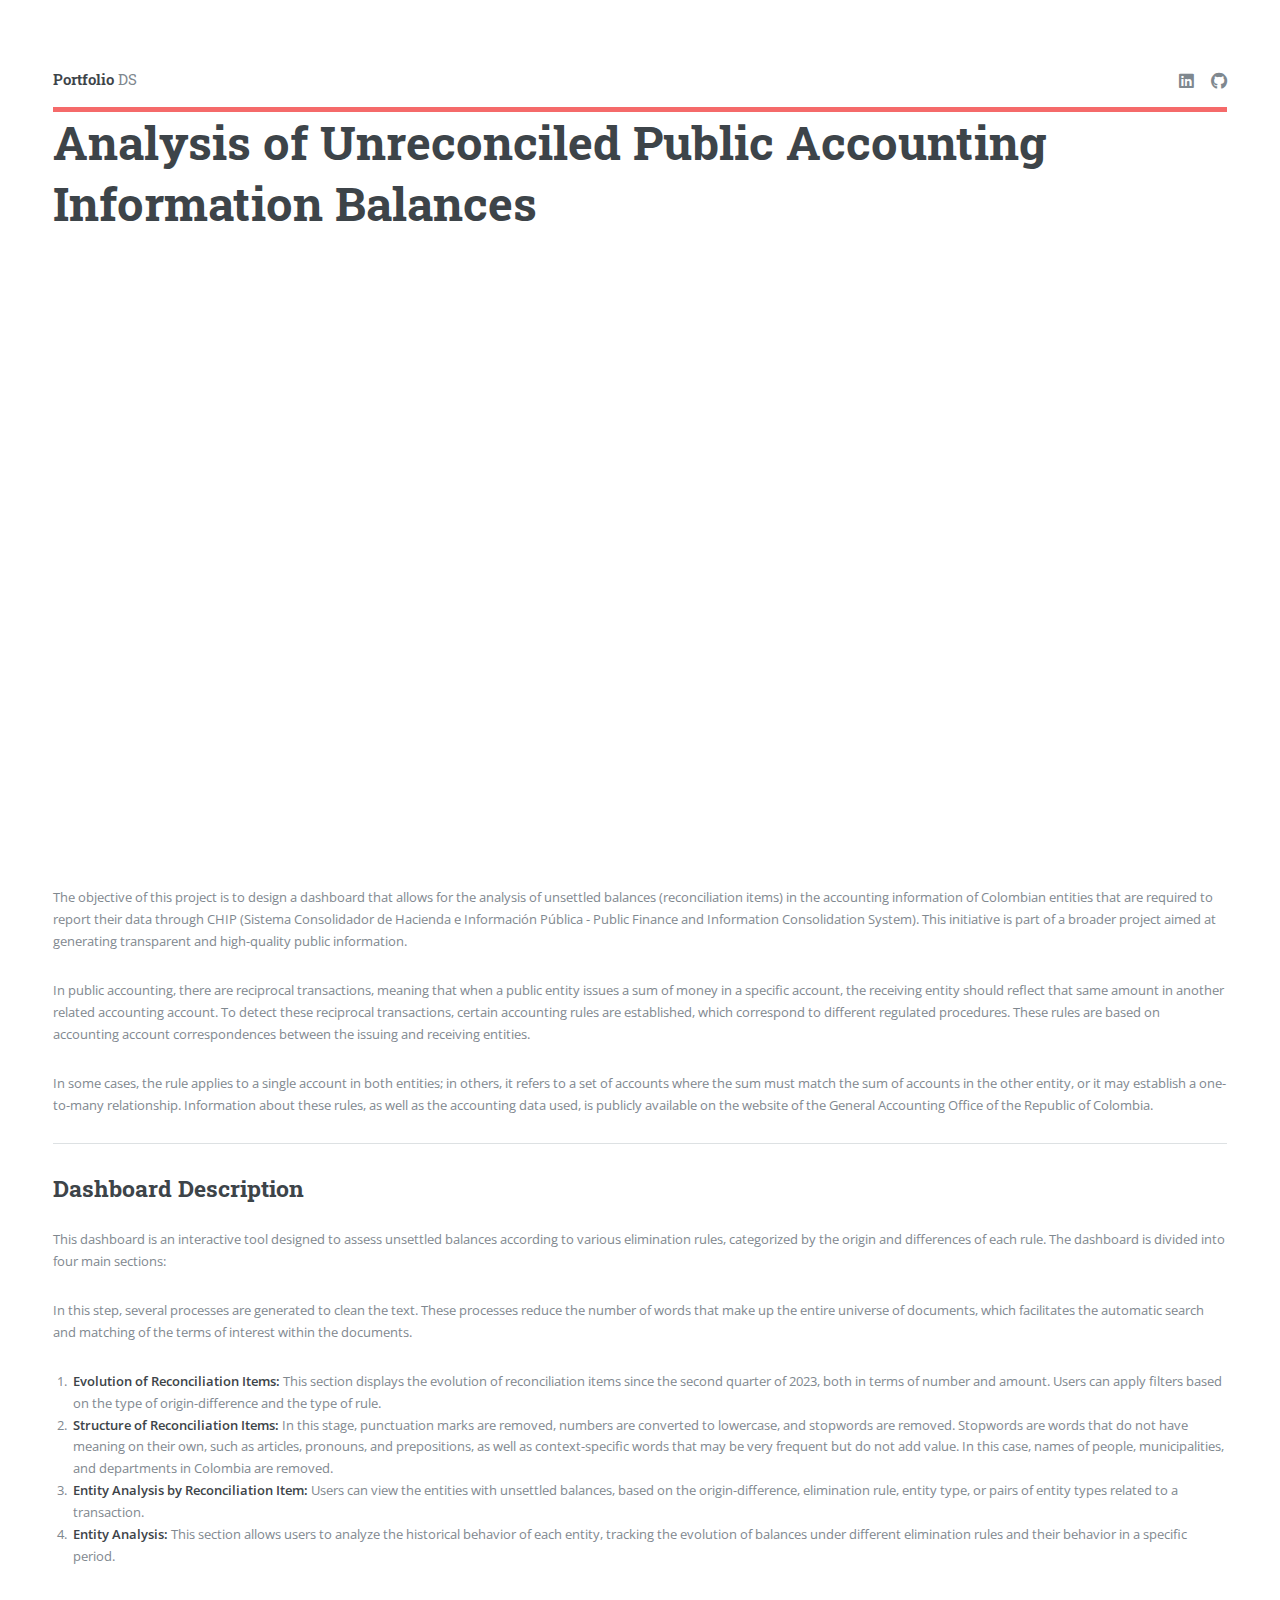
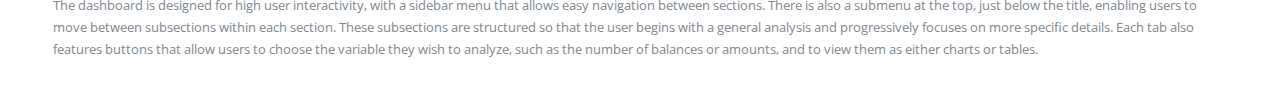
<file: d_saldos.html>
<!DOCTYPE HTML>
<!--
	Editorial by HTML5 UP
	html5up.net | @ajlkn
	Free for personal and commercial use under the CCA 3.0 license (html5up.net/license)
-->
<html>
	<head>
		<title>crime</title>
		<meta charset="utf-8" />
		<meta name="viewport" content="width=device-width, initial-scale=1, user-scalable=no" />
		<link rel="stylesheet" href="assets/css/main.css" />
	</head>
	<body class="is-preload">

		<!-- Wrapper -->
			<div id="wrapper">

				<!-- Main -->
					<div id="main">
						<div class="inner">

							<!-- Header -->
								<header id="header">
									<a href="index.html" class="logo"><strong>Portfolio </strong>DS</a>
									<ul class="icons">
										<li><a href="https://www.linkedin.com/in/diana-carolina-rodriguez/" class="icon brands fa-linkedin" target="_blank" rel="noopener noreferrer"><span class="label">LinkedIn</span></a></li>			  
										<li><a href="https://github.com/dianarodriguezc" class="icon brands fa-github" target="_blank" rel="noopener noreferrer"><span class="label">GitHub</span></a></li>
									</ul>
								</header>

							<!-- Content -->
								<subsection>
									<header class="main">
										<h1>Analysis of Unreconciled Public Accounting Information Balances</h1>
									</header>
									<iframe title="Reporte_C05_v.2.0" width="930" height="600" src="https://app.powerbi.com/view?r=eyJrIjoiMjNlMGY4ZjgtZjk1OS00OWE4LTg0NzgtYzQ1ZDhiZWUyMWU3IiwidCI6IjdmYTczYWIxLTRhYzAtNDlhMi05MmQ0LTMzODIwNDIwMzBmZCIsImMiOjR9" frameborder="0" allowFullScreen="true"></iframe>
									<p>The objective of this project is to design a dashboard that allows for the analysis of unsettled balances (reconciliation items) in the accounting information of Colombian entities that are required to report their data through CHIP (Sistema Consolidador de Hacienda e Información Pública - Public Finance and Information Consolidation System). This initiative is part of a broader project aimed at generating transparent and high-quality public information.</p>
									<p>In public accounting, there are reciprocal transactions, meaning that when a public entity issues a sum of money in a specific account, the receiving entity should reflect that same amount in another related accounting account. To detect these reciprocal transactions, certain accounting rules are established, which correspond to different regulated procedures. These rules are based on accounting account correspondences between the issuing and receiving entities.</p>
									<p>In some cases, the rule applies to a single account in both entities; in others, it refers to a set of accounts where the sum must match the sum of accounts in the other entity, or it may establish a one-to-many relationship. Information about these rules, as well as the accounting data used, is publicly available on the website of the General Accounting Office of the Republic of Colombia.</p>

																						
															<hr class="Dashboard Description" />

									<h2>Dashboard Description</h2>
									<p>This dashboard is an interactive tool designed to assess unsettled balances according to various elimination rules, categorized by the origin and differences of each rule. The dashboard is divided into four main sections:</p>
									<p>In this step, several processes are generated to clean the text. These processes reduce the number of words that make up the entire universe of documents, which facilitates the automatic search and matching of the terms of interest within the documents.</p>
									<ol>
										<li><b>Evolution of Reconciliation Items:</b> This section displays the evolution of reconciliation items since the second quarter of 2023, both in terms of number and amount. Users can apply filters based on the type of origin-difference and the type of rule.</li>
										<li><b>Structure of Reconciliation Items:</b> In this stage, punctuation marks are removed, numbers are converted to lowercase, and stopwords are removed. Stopwords are words that do not have meaning on their own, such as articles, pronouns, and prepositions, as well as context-specific words that may be very frequent but do not add value. In this case, names of people, municipalities, and departments in Colombia are removed.</li>
										<li><b>Entity Analysis by Reconciliation Item:</b> Users can view the entities with unsettled balances, based on the origin-difference, elimination rule, entity type, or pairs of entity types related to a transaction.</li>
										<li><b>Entity Analysis:</b> This section allows users to analyze the historical behavior of each entity, tracking the evolution of balances under different elimination rules and their behavior in a specific period.</li>
									
									</ol>
									<p>The dashboard is designed for high user interactivity, with a sidebar menu that allows easy navigation between sections. There is also a submenu at the top, just below the title, enabling users to move between subsections within each section. These subsections are structured so that the user begins with a general analysis and progressively focuses on more specific details. Each tab also features buttons that allow users to choose the variable they wish to analyze, such as the number of balances or amounts, and to view them as either charts or tables.</p>
								</section>
							</nav>
						</div>
					</div>


				<!-- Sidebar -->
				<div id="sidebar">
					<div class="inner">
						<nav id="menu">
							<header class="major">
								<h2>Menu</h2>
							</header>
							<ul>
								<li><a href="index.html">Homepage</a></li>
								<li><a href="cv.html">About me</a></li>
								<li>
									<span class="opener">Data Insights & Dashboards</span>
									<ul class="submenu">
										<li><a href="d_saldos.html">Analysis of Unreconciled Public Accounting Information Balances</a></li>
										<li><a href="NLP_TD.html">Analysis of the Annual Manufacturing Survey in Colombia</a></li>
									</ul>
								</li>
								<li>
									<span class="opener">Statistical Analysis & Machine Learning</span>
									<ul class="submenu">
										<li><a href="crime.html">Crime prediction model</a></li>
										<li><a href="ind_nec_jur.html">XGBoost Models for Predicting Legal Needs Indicators</a></li>
									</ul>
								</li>
								<li>
									<span class="opener">Text Analysis Projects</span>
									<ul class="submenu">
										<li><a href="NLP_TD.html">NLP: Analyzing Digital Transformation in Colombia</a></li>
										<li><a href="NLP_Evaluaciones.html">NLP Analysis of Tweets</a></li>
									</ul>
								</li>
							</ul>
						</nav>
						<!-- Sección de Contacto -->
						<section>
							<header class="major">
								<h2>Contact me</h2>
							</header>
							<p>To contact me, you can write me an email.</p>
							<ul class="contact">
								<li class="icon solid fa-envelope"><a href="mailto:dianacarolina400@gmail.com">dianacarolina400@gmail.com</a></li>
								<li class="icon solid fa-home">Montreal, QC, Canada</li>
							</ul>
						</section>
						<!-- Footer -->
						<footer id="footer">
							<p class="copyright">&copy; Design: <a href="https://html5up.net">HTML5 UP</a>.</p>
						</footer>
					</div>
				</div>
		</nav>
	</body>
</html>
</file>
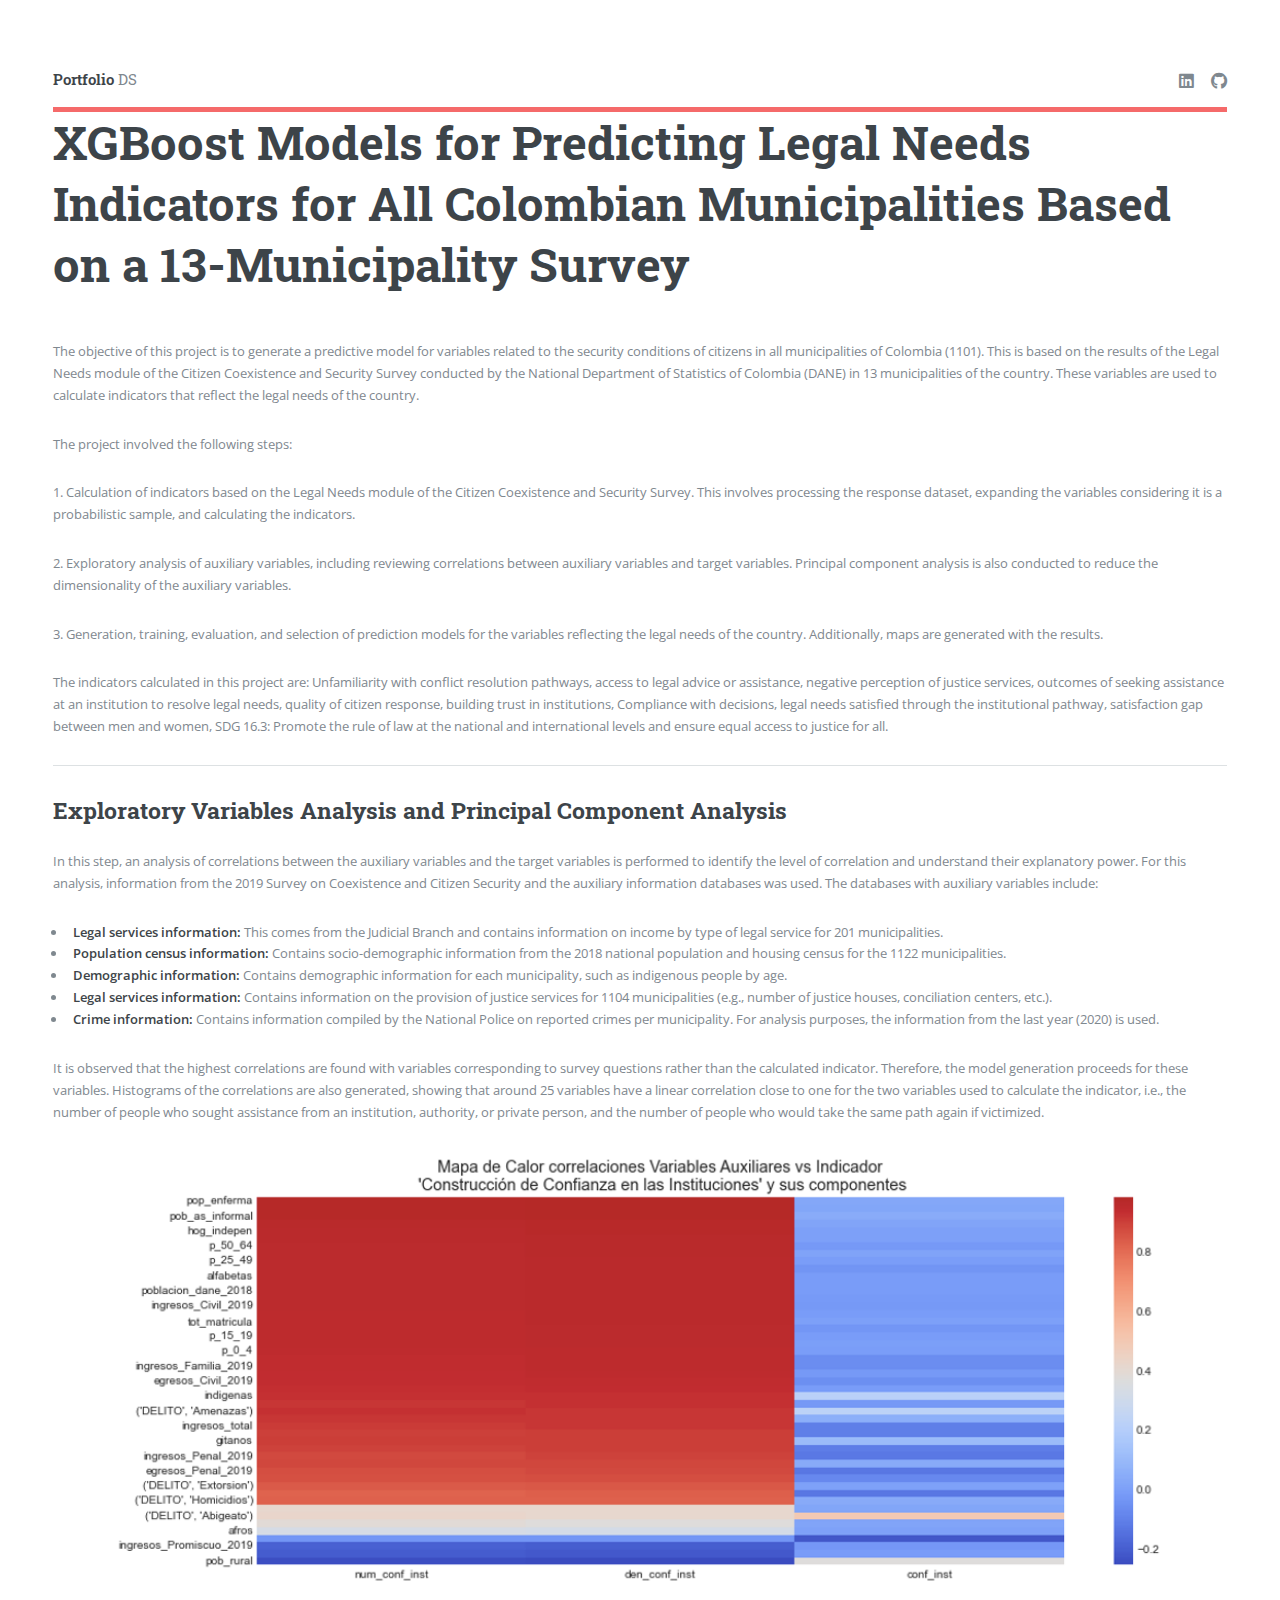
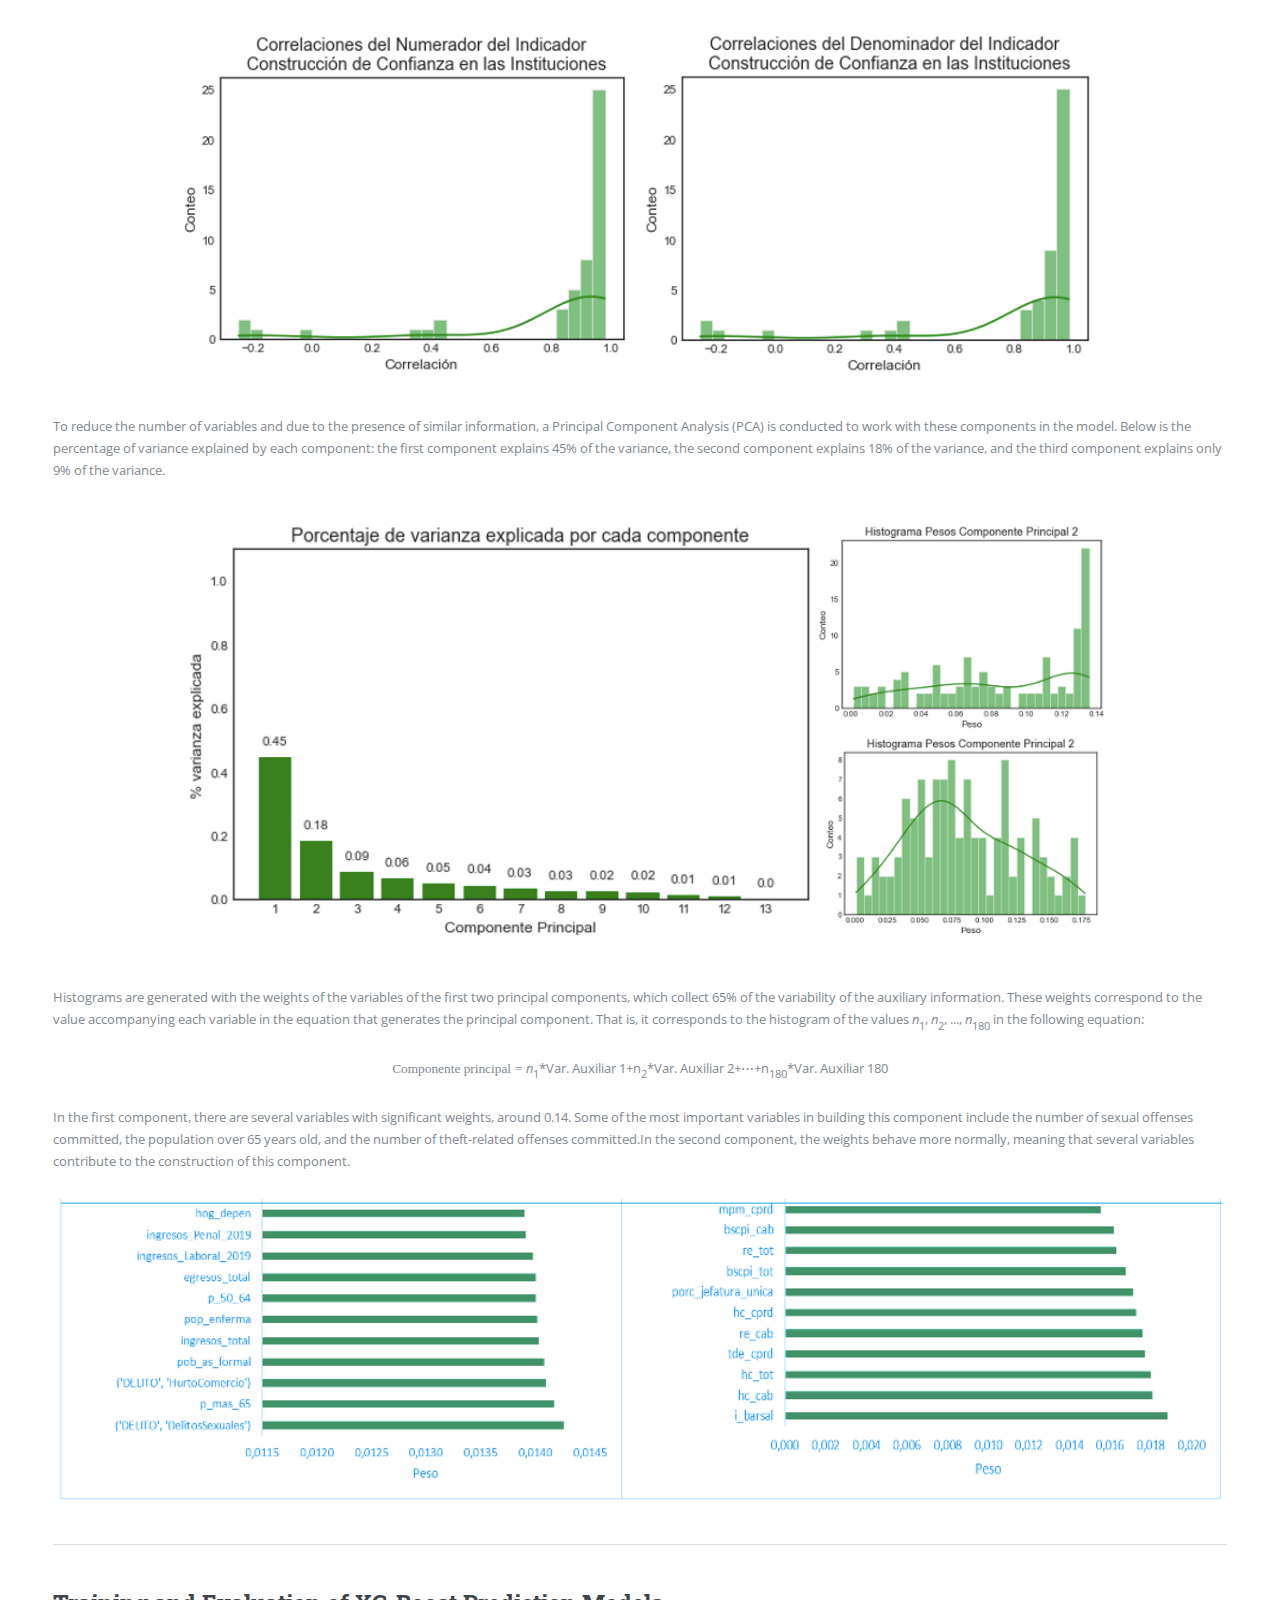
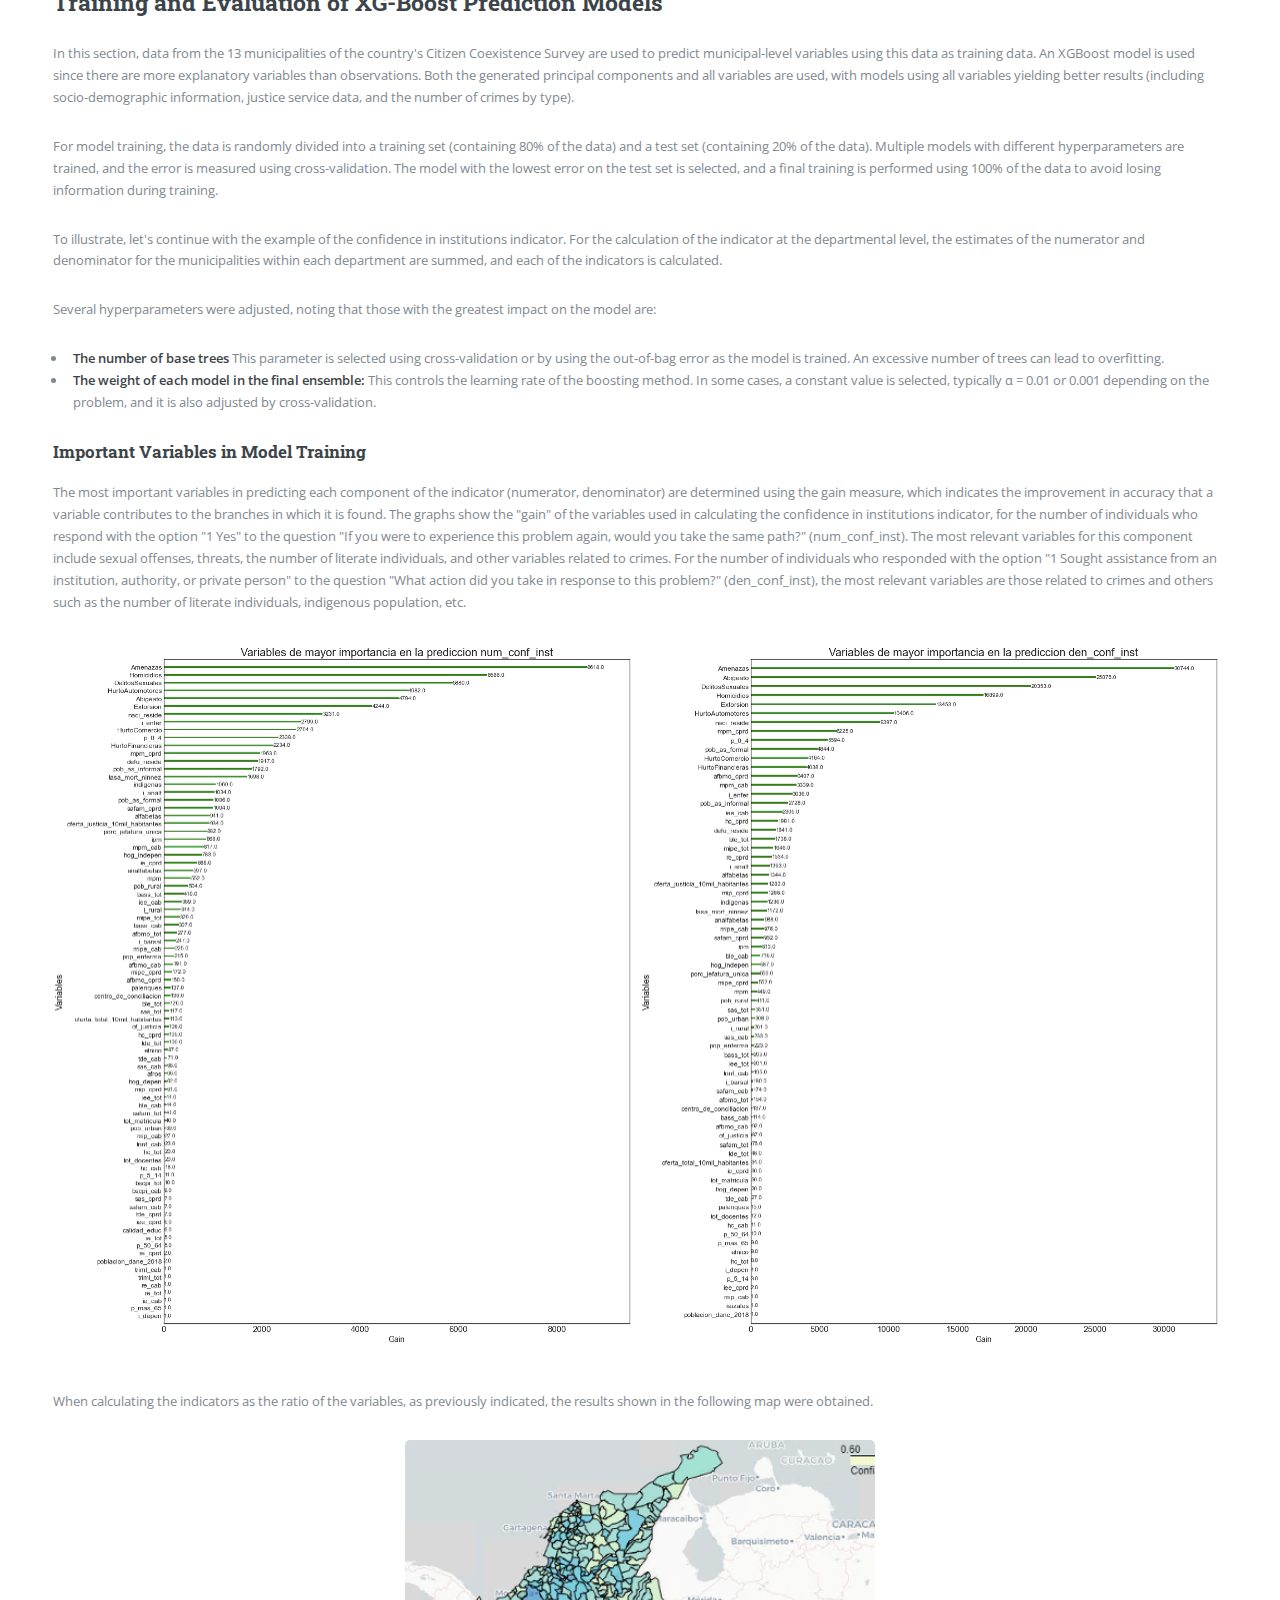
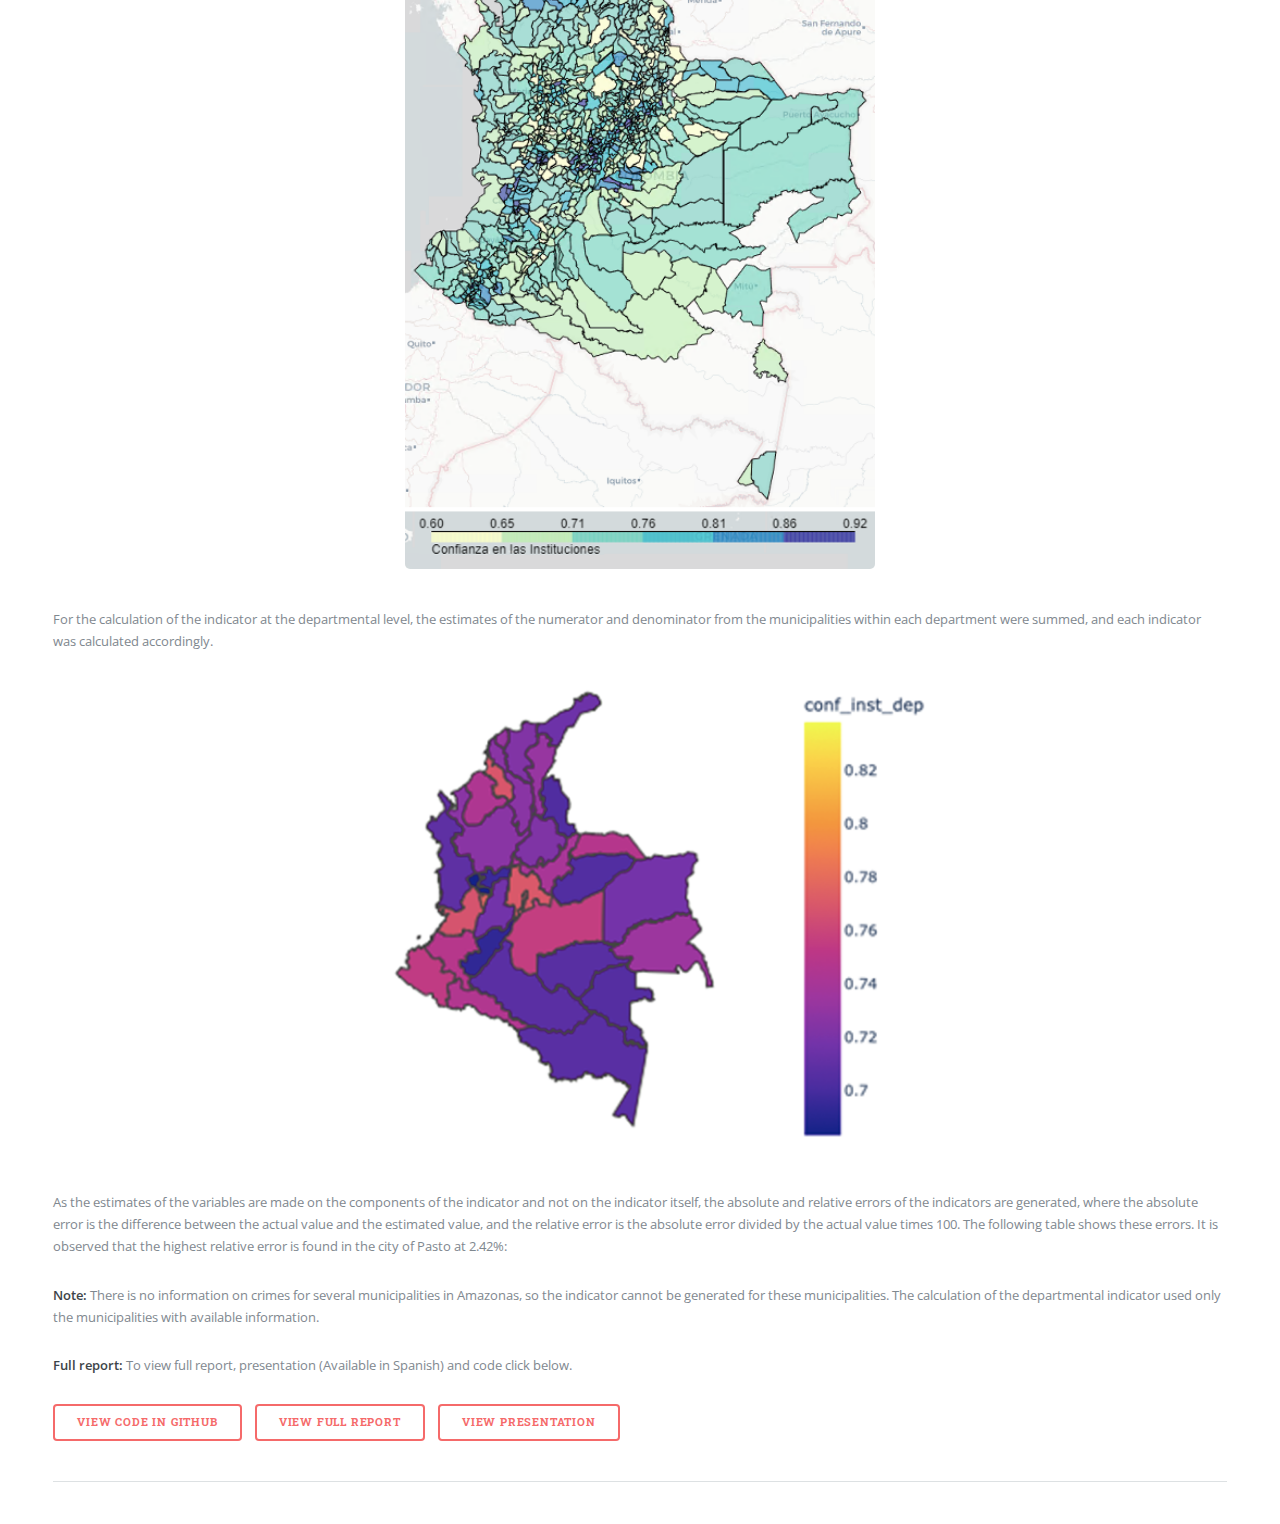
<file: ind_nec_jur.html>
<!DOCTYPE HTML>
<!--
	Editorial by HTML5 UP
	html5up.net | @ajlkn
	Free for personal and commercial use under the CCA 3.0 license (html5up.net/license)
-->
<html>
	<head>
		<title>crime</title>
		<meta charset="utf-8" />
		<meta name="viewport" content="width=device-width, initial-scale=1, user-scalable=no" />
		<link rel="stylesheet" href="assets/css/main.css" />
	</head>
	<body class="is-preload">

		<!-- Wrapper -->
			<div id="wrapper">

				<!-- Main -->
					<div id="main">
						<div class="inner">

							<!-- Header -->
								<header id="header">
									<a href="index.html" class="logo"><strong>Portfolio </strong>DS</a>
									<ul class="icons">
										<li><a href="https://www.linkedin.com/in/diana-carolina-rodriguez/" class="icon brands fa-linkedin" target="_blank" rel="noopener noreferrer"><span class="label">LinkedIn</span></a></li>			  
										<li><a href="https://github.com/dianarodriguezc" class="icon brands fa-github" target="_blank" rel="noopener noreferrer"><span class="label">GitHub</span></a></li>
									</ul>
								</header>

							<!-- Content -->
								<subsection>
									<header class="main">
										<h1>XGBoost Models for Predicting Legal Needs Indicators for All Colombian Municipalities Based on a 13-Municipality Survey</h1>
									</header>

									<p>The objective of this project is to generate a predictive model for variables related to the security conditions of citizens in all municipalities of Colombia (1101). This is based on the results of the Legal Needs module of the Citizen Coexistence and Security Survey conducted by the National Department of Statistics of Colombia (DANE) in 13 municipalities of the country. These variables are used to calculate indicators that reflect the legal needs of the country.</p>
									<p>The project involved the following steps:</p>
									<p>1. Calculation of indicators based on the Legal Needs module of the Citizen Coexistence and Security Survey. This involves processing the response dataset, expanding the variables considering it is a probabilistic sample, and calculating the indicators.</p>
									<p>2. Exploratory analysis of auxiliary variables, including reviewing correlations between auxiliary variables and target variables. Principal component analysis is also conducted to reduce the dimensionality of the auxiliary variables.</p>
									<p>3. Generation, training, evaluation, and selection of prediction models for the variables reflecting the legal needs of the country. Additionally, maps are generated with the results.</p>

									<p>The indicators calculated in this project are: Unfamiliarity with conflict resolution pathways, access to legal advice or assistance, negative perception of justice services, outcomes of seeking assistance at an institution to resolve legal needs, quality of citizen response, building trust in institutions, Compliance with decisions, legal needs satisfied through the institutional pathway, satisfaction gap between men and women, SDG 16.3: Promote the rule of law at the national and international levels and ensure equal access to justice for all. </p>
									
									<hr class="Calculation of Indicators Based on the Citizen Coexistence and Security Survey" />

									<h2>Exploratory Variables Analysis and Principal Component Analysis	</h2>
									<p>In this step, an analysis of correlations between the auxiliary variables and the target variables is performed to identify the level of correlation and understand their explanatory power. For this analysis, information from the 2019 Survey on Coexistence and Citizen Security and the auxiliary information databases was used. The databases with auxiliary variables include:</p>
									<ul>
										<li><b>Legal services information: </b>This comes from the Judicial Branch and contains information on income by type of legal service for 201 municipalities.</li> 
										<li><b>Population census information:</b> Contains socio-demographic information from the 2018 national population and housing census for the 1122 municipalities.</li>
										<li><b>Demographic information:</b> Contains demographic information for each municipality, such as indigenous people by age.</li>
										<li><b>Legal services information:</b> Contains information on the provision of justice services for 1104 municipalities (e.g., number of justice houses, conciliation centers, etc.).</li>
										<li><b>Crime information:</b> Contains information compiled by the National Police on reported crimes per municipality. For analysis purposes, the information from the last year (2020) is used.</li>
									</ul>
									<p>It is observed that the highest correlations are found with variables corresponding to survey questions rather than the calculated indicator. Therefore, the model generation proceeds for these variables. Histograms of the correlations are also generated, showing that around 25 variables have a linear correlation close to one for the two variables used to calculate the indicator, i.e., the number of people who sought assistance from an institution, authority, or private person, and the number of people who would take the same path again if victimized.</p>
									
									<span class="image main"><img src="images/heat_map.jpg" alt="" style="display: block; margin: 0 auto; max-width: 90%; height: auto;"></span>
									<span class="image main"><img src="images/Correlaciones.jpg" alt="" style="display: block; margin: 0 auto; max-width: 80%; height: auto;"></span>

									<p>To reduce the number of variables and due to the presence of similar information, a Principal Component Analysis (PCA) is conducted to work with these components in the model. Below is the percentage of variance explained by each component: the first component explains 45% of the variance, the second component explains 18% of the variance, and the third component explains only 9% of the variance.</p>
									<span class="image main"><img src="images/ACP.jpg" alt="" style="display: block; margin: 0 auto; max-width: 80%; height: auto;"></span>

									<p>Histograms are generated with the weights of the variables of the first two principal components, which collect 65% of the variability of the auxiliary information. These weights correspond to the value accompanying each variable in the equation that generates the principal component. That is, it corresponds to the histogram of the values <em>n</em><sub>1</sub>, <em>n</em><sub>2</sub>, ..., <em>n</em><sub>180</sub> in the following equation:</p>
									  
									<p style="text-align:center;"><math><mi>Componente principal</mi><mo>=</mo><mrow><mi>n</mi><sub>1</sub><mo>*</mo><mi>Var. Auxiliar 1</mi><mo>+</mo><mi>n</mi><sub>2</sub><mo>*</mo><mi>Var. Auxiliar 2</mi><mo>+</mo><mo>⋯</mo><mo>+</mo><mi>n</mi><sub>180</sub><mo>*</mo><mi>Var. Auxiliar 180</mi></mrow></math></p>
									
									<p>In the first component, there are several variables with significant weights, around 0.14. Some of the most important variables in building this component include the number of sexual offenses committed, the population over 65 years old, and the number of theft-related offenses committed.In the second component, the weights behave more normally, meaning that several variables contribute to the construction of this component.</p>
									
									<span class="image main"><img src="images/pesos_princ.jpg" alt="" /></span>
									
									<p></p>
								    <hr class="major" />

									<h2>Training and Evaluation of XG-Boost Prediction Models</h2>
									<p>In this section, data from the 13 municipalities of the country's Citizen Coexistence Survey are used to predict municipal-level variables using this data as training data. An XGBoost model is used since there are more explanatory variables than observations. Both the generated principal components and all variables are used, with models using all variables yielding better results (including socio-demographic information, justice service data, and the number of crimes by type).</p>
									<p>For model training, the data is randomly divided into a training set (containing 80% of the data) and a test set (containing 20% of the data). Multiple models with different hyperparameters are trained, and the error is measured using cross-validation. The model with the lowest error on the test set is selected, and a final training is performed using 100% of the data to avoid losing information during training.</p>
									<p>To illustrate, let's continue with the example of the confidence in institutions indicator. For the calculation of the indicator at the departmental level, the estimates of the numerator and denominator for the municipalities within each department are summed, and each of the indicators is calculated.</p>
																						
									<p>Several hyperparameters were adjusted, noting that those with the greatest impact on the model are:</p>
															<ul>
																<li> <b>The number of base trees</b> This parameter is selected using cross-validation or by using the out-of-bag error as the model is trained. An excessive number of trees can lead to overfitting.</li>
																<li> <b>The weight of each model in the final ensemble:</b> This controls the learning rate of the boosting method. In some cases, a constant value is selected, typically α = 0.01 or 0.001 depending on the problem, and it is also adjusted by cross-validation.</li>
															</ul>

									<h3>Important Variables in Model Training</h3>
									
								<p>The most important variables in predicting each component of the indicator (numerator, denominator) are determined using the gain measure, which indicates the improvement in accuracy that a variable contributes to the branches in which it is found. The graphs show the "gain" of the variables used in calculating the confidence in institutions indicator, for the number of individuals who respond with the option "1 Yes" to the question "If you were to experience this problem again, would you take the same path?" (num_conf_inst). The most relevant variables for this component include sexual offenses, threats, the number of literate individuals, and other variables related to crimes. For the number of individuals who responded with the option "1 Sought assistance from an institution, authority, or private person" to the question "What action did you take in response to this problem?" (den_conf_inst), the most relevant variables are those related to crimes and others such as the number of literate individuals, indigenous population, etc.</p>												
								
								<span class="image main"><img src="images/Gain.jpg" alt="" /></span>
								
								<p>When calculating the indicators as the ratio of the variables, as previously indicated, the results shown in the following map were obtained.</p>
								
								<span class="image main"><img src="images/mapa_municipios.jpg" alt="" style="display: block; margin: 0 auto; max-width: 40%; height: auto;"></span>

								<p>For the calculation of the indicator at the departmental level, the estimates of the numerator and denominator from the municipalities within each department were summed, and each indicator was calculated accordingly.</p>

								<span class="image main"><img src="images/mapa_departamentos.jpg" alt="" style="display: block; margin: 0 auto; max-width: 50%; height: auto;"></span>

								<p>As the estimates of the variables are made on the components of the indicator and not on the indicator itself, the absolute and relative errors of the indicators are generated, where the absolute error is the difference between the actual value and the estimated value, and the relative error is the absolute error divided by the actual value times 100. The following table shows these errors. It is observed that the highest relative error is found in the city of Pasto at 2.42%:</p>

								<p><b>Note:</b> There is no information on crimes for several municipalities in Amazonas, so the indicator cannot be generated for these municipalities. The calculation of the departmental indicator used only the municipalities with available information.</p>

									<p><b>Full report:</b> To view full report, presentation (Available in Spanish) and code click below.</p>
									<ul class="actions">
										<li><a href="https://github.com/dianarodriguezc/Indicadores-Encuesta-de-Convivencia-y-Seguridad-Ciudadana" class="button">View Code in Github</a></li>
										<li><a href="https://colaboracion.dnp.gov.co/CDT/Desarrollo%20Digital/UCD/Proyectos/2022_P02_Estimacion_necesidades_juridicas/Informe_Final.pdf" class="button">View Full report</a></li>
										<li><a href="https://colaboracion.dnp.gov.co/CDT/Desarrollo%20Digital/UCD/Proyectos/2022_P02_Estimacion_necesidades_juridicas/Presentacion.pdf" class="button">View Presentation</a></li>
									</ul>
								<hr class="major" />
									
								</section>

						</div>
					</div>

				<!-- Sidebar -->
				<div id="sidebar">
					<div class="inner">
                        <nav id="menu">
                            <header class="major">
                                <h2>Menu</h2>
                            </header>
                            <ul>
                                <li><a href="index.html">Homepage</a></li>
                                <li><a href="cv.html">About me</a></li>
                                <li>
                                    <span class="opener">Data Insights & Dashboards</span>
                                    <ul class="submenu">
                                        <li><a href="d_saldos.html">Analysis of Unreconciled Public Accounting Information Balances</a></li>
                                        <li><a href="NLP_TD.html">Analysis of the Annual Manufacturing Survey in Colombia</a></li>
                                    </ul>
                                </li>
                                <li>
                                    <span class="opener">Statistical Analysis & Machine Learning</span>
                                    <ul class="submenu">
                                        <li><a href="crime.html">Crime prediction model</a></li>
                                        <li><a href="ind_nec_jur.html">XGBoost Models for Predicting Legal Needs Indicators</a></li>
                                    </ul>
                                </li>
                                <li>
                                    <span class="opener">Text Analysis Projects</span>
                                    <ul class="submenu">
                                        <li><a href="NLP_TD.html">NLP: Analyzing Digital Transformation in Colombia</a></li>
                                        <li><a href="NLP_Evaluaciones.html">NLP Analysis of Tweets</a></li>
                                    </ul>
                                </li>
                            </ul>
                        </nav>
                        <!-- Sección de Contacto -->
                        <section>
                            <header class="major">
                                <h2>Contact me</h2>
                            </header>
                            <p>To contact me, you can write me an email.</p>
                            <ul class="contact">
                                <li class="icon solid fa-envelope"><a href="mailto:dianacarolina400@gmail.com">dianacarolina400@gmail.com</a></li>
                                <li class="icon solid fa-home">Montreal, QC, Canada</li>
                            </ul>
                        </section>
                        <!-- Footer -->
                        <footer id="footer">
                            <p class="copyright">&copy; Design: <a href="https://html5up.net">HTML5 UP</a>.</p>
                        </footer>
                    </div>
				</div>

	</body>
</html>
</file>
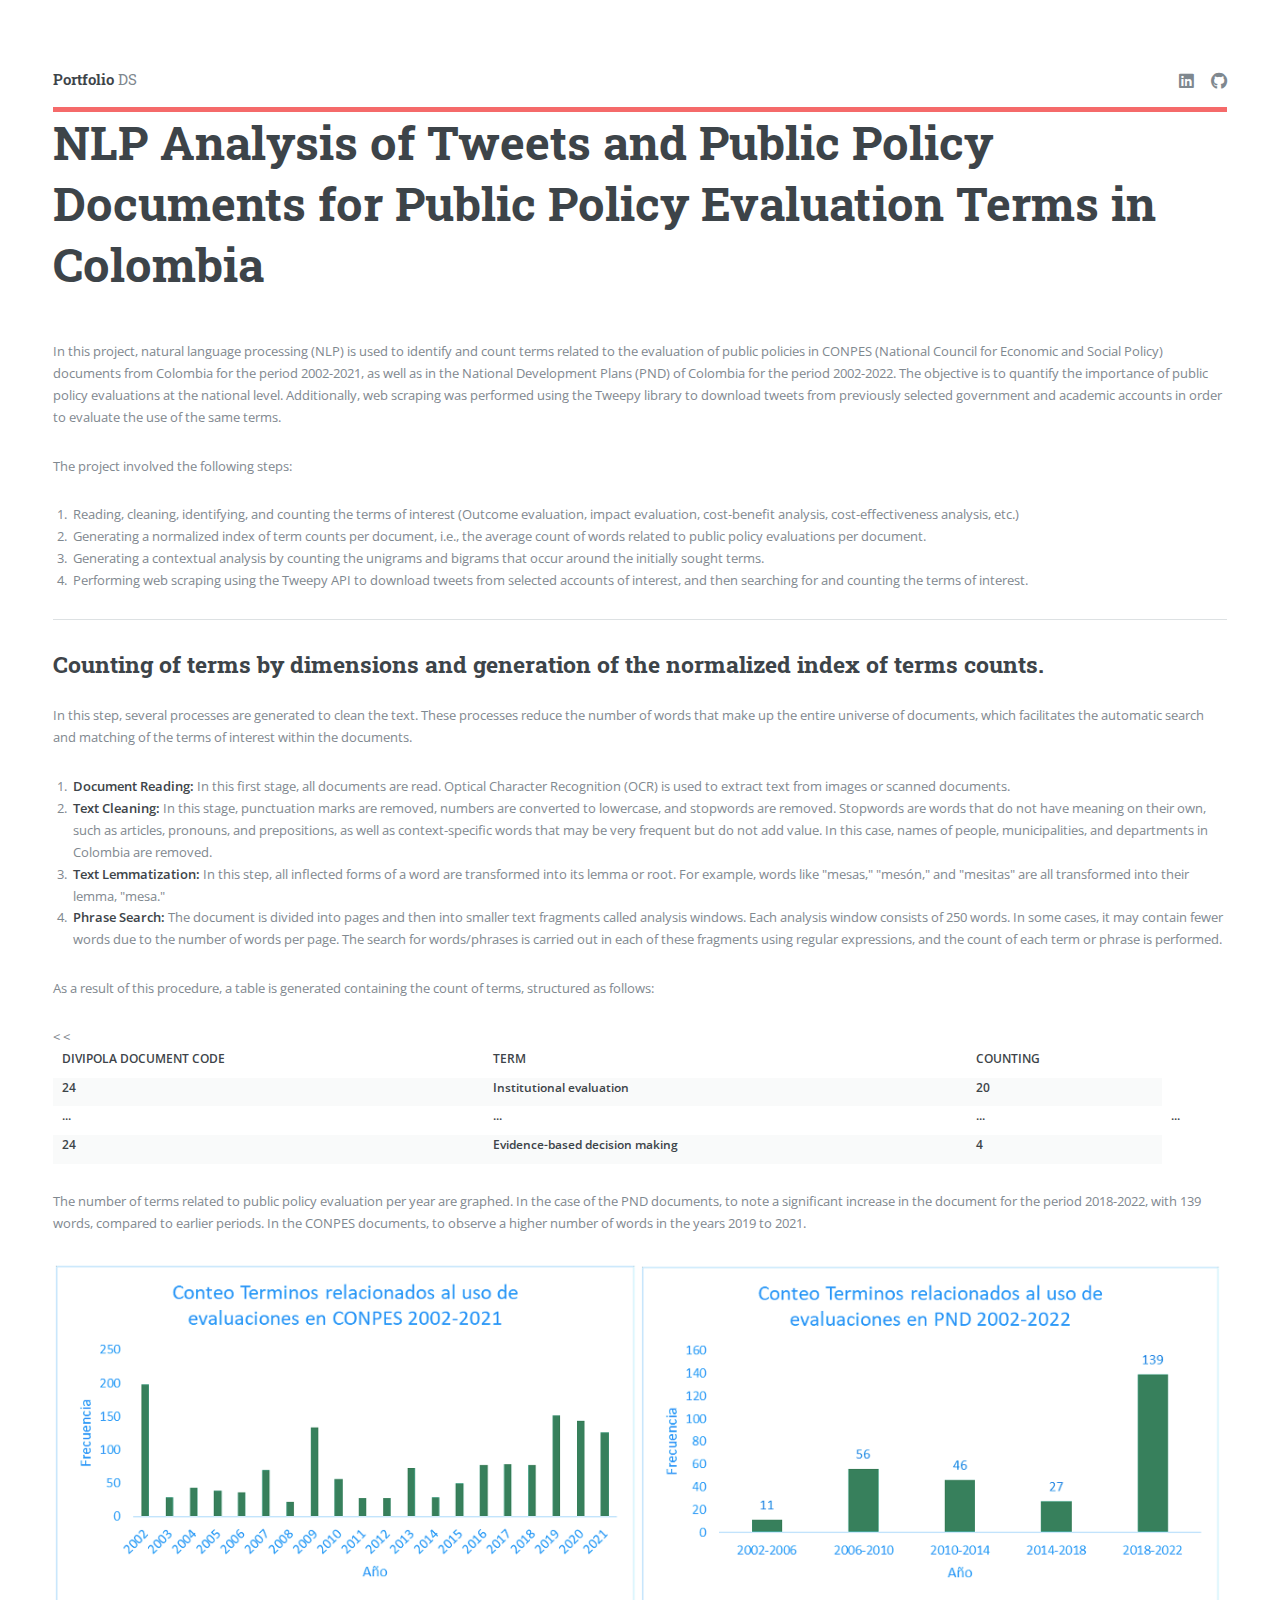
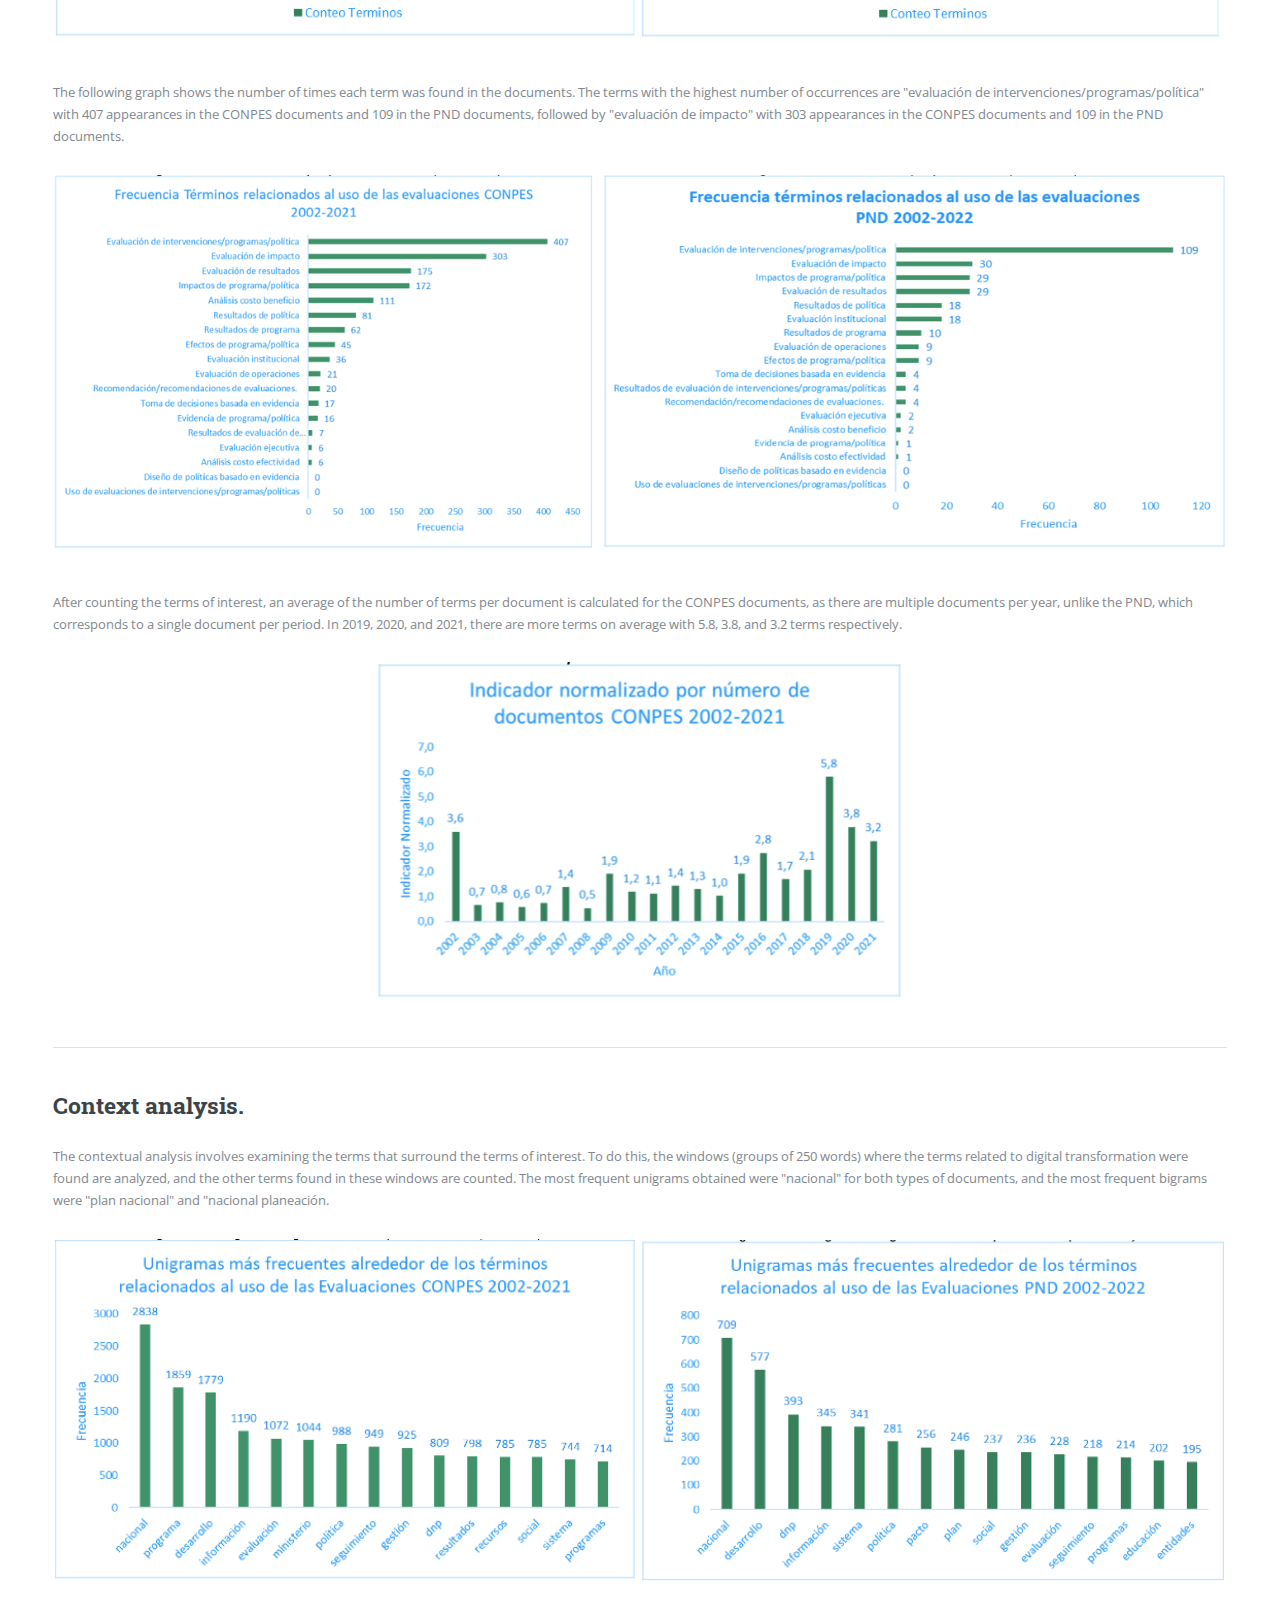
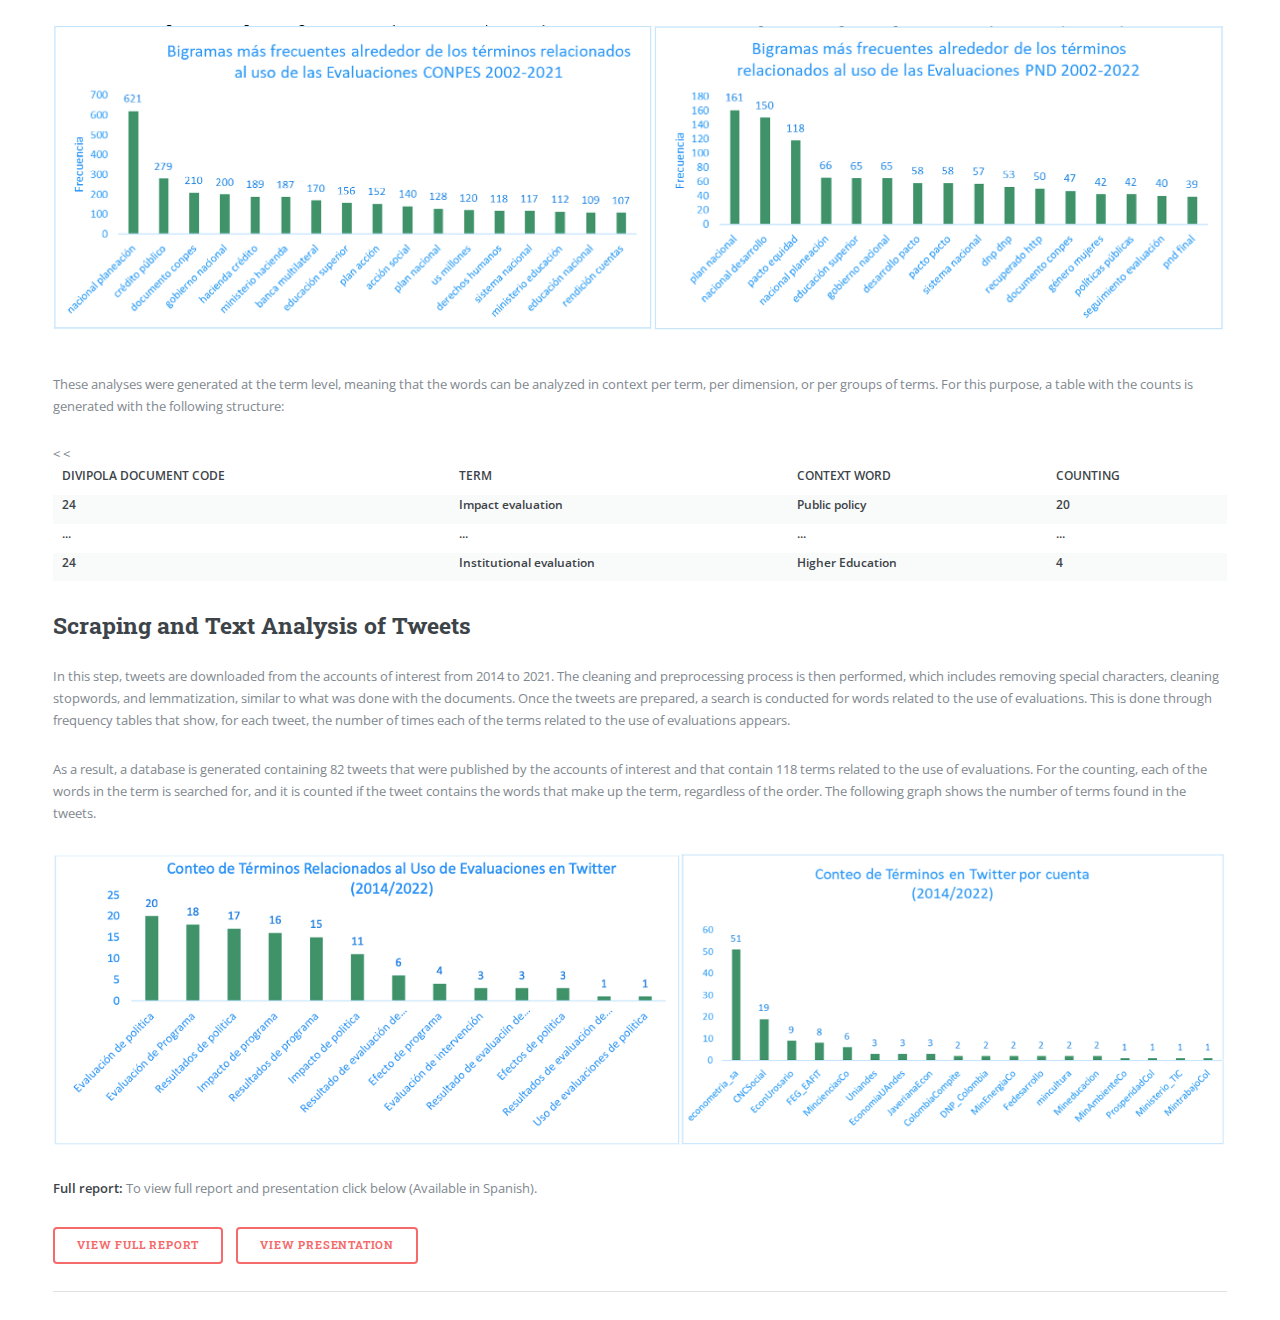
<file: NLP_Evaluaciones.html>
<!DOCTYPE HTML>
<!--
	Editorial by HTML5 UP
	html5up.net | @ajlkn
	Free for personal and commercial use under the CCA 3.0 license (html5up.net/license)
-->
<html>
	<head>
		<title>crime</title>
		<meta charset="utf-8" />
		<meta name="viewport" content="width=device-width, initial-scale=1, user-scalable=no" />
		<link rel="stylesheet" href="assets/css/main.css" />
	</head>
	<body class="is-preload">

		<!-- Wrapper -->
			<div id="wrapper">

				<!-- Main -->
					<div id="main">
						<div class="inner">

							<!-- Header -->
								<header id="header">
									<a href="index.html" class="logo"><strong>Portfolio </strong>DS</a>
									<ul class="icons">
										<li><a href="https://www.linkedin.com/in/diana-carolina-rodriguez/" class="icon brands fa-linkedin" target="_blank" rel="noopener noreferrer"><span class="label">LinkedIn</span></a></li>			  
										<li><a href="https://github.com/dianarodriguezc" class="icon brands fa-github" target="_blank" rel="noopener noreferrer"><span class="label">GitHub</span></a></li>
									</ul>
								</header>

							<!-- Content -->
								<subsection>
									<header class="main">
										<h1>NLP Analysis of Tweets and Public Policy Documents for Public Policy Evaluation Terms in Colombia</h1>
									</header>
									<p>In this project, natural language processing (NLP) is used to identify and count terms related to the evaluation of public policies in CONPES (National Council for Economic and Social Policy) documents from Colombia for the period 2002-2021, as well as in the National Development Plans (PND) of Colombia for the period 2002-2022. The objective is to quantify the importance of public policy evaluations at the national level. Additionally, web scraping was performed using the Tweepy library to download tweets from previously selected government and academic accounts in order to evaluate the use of the same terms.</p>
									<p>The project involved the following steps:</p>

															<ol>
																<li>Reading, cleaning, identifying, and counting the terms of interest (Outcome evaluation, impact evaluation, cost-benefit analysis, cost-effectiveness analysis, etc.)</li>
																<li>Generating a normalized index of term counts per document, i.e., the average count of words related to public policy evaluations per document.</li>
																<li>Generating a contextual analysis by counting the unigrams and bigrams that occur around the initially sought terms.</li>
																<li>Performing web scraping using the Tweepy API to download tweets from selected accounts of interest, and then searching for and counting the terms of interest.</li>
															</ol>
								
									<hr class="Counting of terms by dimensions and generation of the normalized index of terms counts." />

									<h2>Counting of terms by dimensions and generation of the normalized index of terms counts.</h2>
									<p>In this step, several processes are generated to clean the text. These processes reduce the number of words that make up the entire universe of documents, which facilitates the automatic search and matching of the terms of interest within the documents.</p>
									<ol>
										<li><b>Document Reading:</b> In this first stage, all documents are read. Optical Character Recognition (OCR) is used to extract text from images or scanned documents.</li>
										<li><b>Text Cleaning:</b> In this stage, punctuation marks are removed, numbers are converted to lowercase, and stopwords are removed. Stopwords are words that do not have meaning on their own, such as articles, pronouns, and prepositions, as well as context-specific words that may be very frequent but do not add value. In this case, names of people, municipalities, and departments in Colombia are removed.</li>
										<li><b>Text Lemmatization:</b> In this step, all inflected forms of a word are transformed into its lemma or root. For example, words like "mesas," "mesón," and "mesitas" are all transformed into their lemma, "mesa."</li>
										<li><b>Phrase Search:</b> The document is divided into pages and then into smaller text fragments called analysis windows. Each analysis window consists of 250 words. In some cases, it may contain fewer words due to the number of words per page. The search for words/phrases is carried out in each of these fragments using regular expressions, and the count of each term or phrase is performed.</li>
									</ol>
									<p>As a result of this procedure, a table is generated containing the count of terms, structured as follows:</p>

									  				<div class="table-wrapper">
														<table class="alt">
															<thead>
																<tr>
																	<th>DIVIPOLA DOCUMENT CODE</th>
																	<th>TERM</th>
																	<th>COUNTING</th>																	
																</tr>
															</thead>
															<tbody>
																<tr>
																	<th>24</th>
																	<th>Institutional evaluation</th>
																	<th>20</th>
																</tr>
																<tr>
																	<th>...</th>
																	<th>...</th>
																	<th>...</th>
																	<th>...</th>																	<
																</tr>
																<tr>
																	<th>24</th>
																	<th>Evidence-based decision making</th>
																	<th>4</th>																	<
																</tr>
															</tbody>															
														</table>
													</div>

									<p>The number of terms related to public policy evaluation per year are graphed. In the case of the PND documents, to note a significant increase in the document for the period 2018-2022, with 139 words, compared to earlier periods. In the CONPES documents, to observe a higher number of words in the years 2019 to 2021.</p>
									<span class="image main"><img src="images/Conteo_evaluaciones.png" alt="" /></span>
									
									<p>The following graph shows the number of times each term was found in the documents. The terms with the highest number of occurrences are "evaluación de intervenciones/programas/política" with 407 appearances in the CONPES documents and 109 in the PND documents, followed by "evaluación de impacto" with 303 appearances in the CONPES documents and 109 in the PND documents.</p>
									<span class="image main"><img src="images/Conteo_term_evaluaciones.png" alt="" /></span>

									<p>After counting the terms of interest, an average of the number of terms per document is calculated for the CONPES documents, as there are multiple documents per year, unlike the PND, which corresponds to a single document per period. In 2019, 2020, and 2021, there are more terms on average with 5.8, 3.8, and 3.2 terms respectively.</p>
									<div style="text-align: center;"><img src="images/Ind_norm_evaluaciones.jpg" alt="" style="width: 45%; height: auto;"></div>
																		  
									
										<hr class="major" />

									<h2>Context analysis.</h2>
									<p>The contextual analysis involves examining the terms that surround the terms of interest. To do this, the windows (groups of 250 words) where the terms related to digital transformation were found are analyzed, and the other terms found in these windows are counted. The most frequent unigrams obtained were "nacional" for both types of documents, and the most frequent bigrams were "plan nacional" and "nacional planeación.</p>
									
									<span class="image main"><img src="images/Unigramas_evaluaciones.jpg" alt="" /></span>
									
									<span class="image main"><img src="images/bigramas_evaluaciones.jpg" alt="" /></span>
									
									<p>These analyses were generated at the term level, meaning that the words can be analyzed in context per term, per dimension, or per groups of terms. For this purpose, a table with the counts is generated with the following structure:</p>
									
									<div class="table-wrapper">
										<table class="alt">
											<thead>
												<tr>
													<th>DIVIPOLA DOCUMENT CODE</th>
													<th>TERM</th>
													<th>CONTEXT WORD</th>
													<th>COUNTING</th>																	
												</tr>
											</thead>
											<tbody>
												<tr>
													<th>24</th>
													<th>Impact evaluation</th>
													<th>Public policy</th>
													<th>20</th>
												</tr>
												<tr>
													<th>...</th>
													<th>...</th>
													<th>...</th>
													<th>...</th>																	<
												</tr>
												<tr>
													<th>24</th>
													<th>Institutional evaluation</th>
													<th>Higher Education</th>
													<th>4</th>																	<
												</tr>
											</tbody>															
										</table>
									</div>
									<h2>Scraping and Text Analysis of Tweets</h2>
									<p>In this step, tweets are downloaded from the accounts of interest from 2014 to 2021. The cleaning and preprocessing process is then performed, which includes removing special characters, cleaning stopwords, and lemmatization, similar to what was done with the documents. Once the tweets are prepared, a search is conducted for words related to the use of evaluations. This is done through frequency tables that show, for each tweet, the number of times each of the terms related to the use of evaluations appears.</p>
									<p>As a result, a database is generated containing 82 tweets that were published by the accounts of interest and that contain 118 terms related to the use of evaluations. For the counting, each of the words in the term is searched for, and it is counted if the tweet contains the words that make up the term, regardless of the order. The following graph shows the number of terms found in the tweets.</p>
									<div style="text-align: center;"><img src="images/Conteo_twitter.jpg" alt="" style="width: 100%; height: auto;"></div> <br>
																		
									<p><b>Full report:</b> To view full report and presentation click below (Available in Spanish).</p> 
									<ul class="actions">
										<li><a href="https://colaboracion.dnp.gov.co/CDT/Desarrollo%20Digital/UCD/Proyectos/2022_P19-Medicion_uso_evaluaciones/Informe_Final.pdf" class="button">View Full report</a></li>
										<li><a href="https://colaboracion.dnp.gov.co/CDT/Desarrollo%20Digital/UCD/Proyectos/2022_P19-Medicion_uso_evaluaciones/Presentación.pdf" class="button">View Presentation</a></li>
									</ul> 
									<hr>
								</section>
							</nav>
						</div>
					</div>


				<!-- Sidebar -->
				<div id="sidebar">
					<div class="inner">
						<nav id="menu">
							<header class="major">
								<h2>Menu</h2>
							</header>
							<ul>
								<li><a href="index.html">Homepage</a></li>
								<li><a href="cv.html">About me</a></li>
								<li>
									<span class="opener">Data Insights & Dashboards</span>
									<ul class="submenu">
										<li><a href="d_saldos.html">Analysis of Unreconciled Public Accounting Information Balances</a></li>
										<li><a href="NLP_TD.html">Analysis of the Annual Manufacturing Survey in Colombia</a></li>
									</ul>
								</li>
								<li>
									<span class="opener">Statistical Analysis & Machine Learning</span>
									<ul class="submenu">
										<li><a href="crime.html">Crime prediction model</a></li>
										<li><a href="ind_nec_jur.html">XGBoost Models for Predicting Legal Needs Indicators</a></li>
									</ul>
								</li>
								<li>
									<span class="opener">Text Analysis Projects</span>
									<ul class="submenu">
										<li><a href="NLP_TD.html">NLP: Analyzing Digital Transformation in Colombia</a></li>
										<li><a href="NLP_Evaluaciones.html">NLP Analysis of Tweets</a></li>
									</ul>
								</li>
							</ul>
						</nav>
						<!-- Sección de Contacto -->
						<section>
							<header class="major">
								<h2>Contact me</h2>
							</header>
							<p>To contact me, you can write me an email.</p>
							<ul class="contact">
								<li class="icon solid fa-envelope"><a href="mailto:dianacarolina400@gmail.com">dianacarolina400@gmail.com</a></li>
								<li class="icon solid fa-home">Montreal, QC, Canada</li>
							</ul>
						</section>
						<!-- Footer -->
						<footer id="footer">
							<p class="copyright">&copy; Design: <a href="https://html5up.net">HTML5 UP</a>.</p>
						</footer>
					</div>
				</div>
		</nav>
	</body>
</html>
</file>
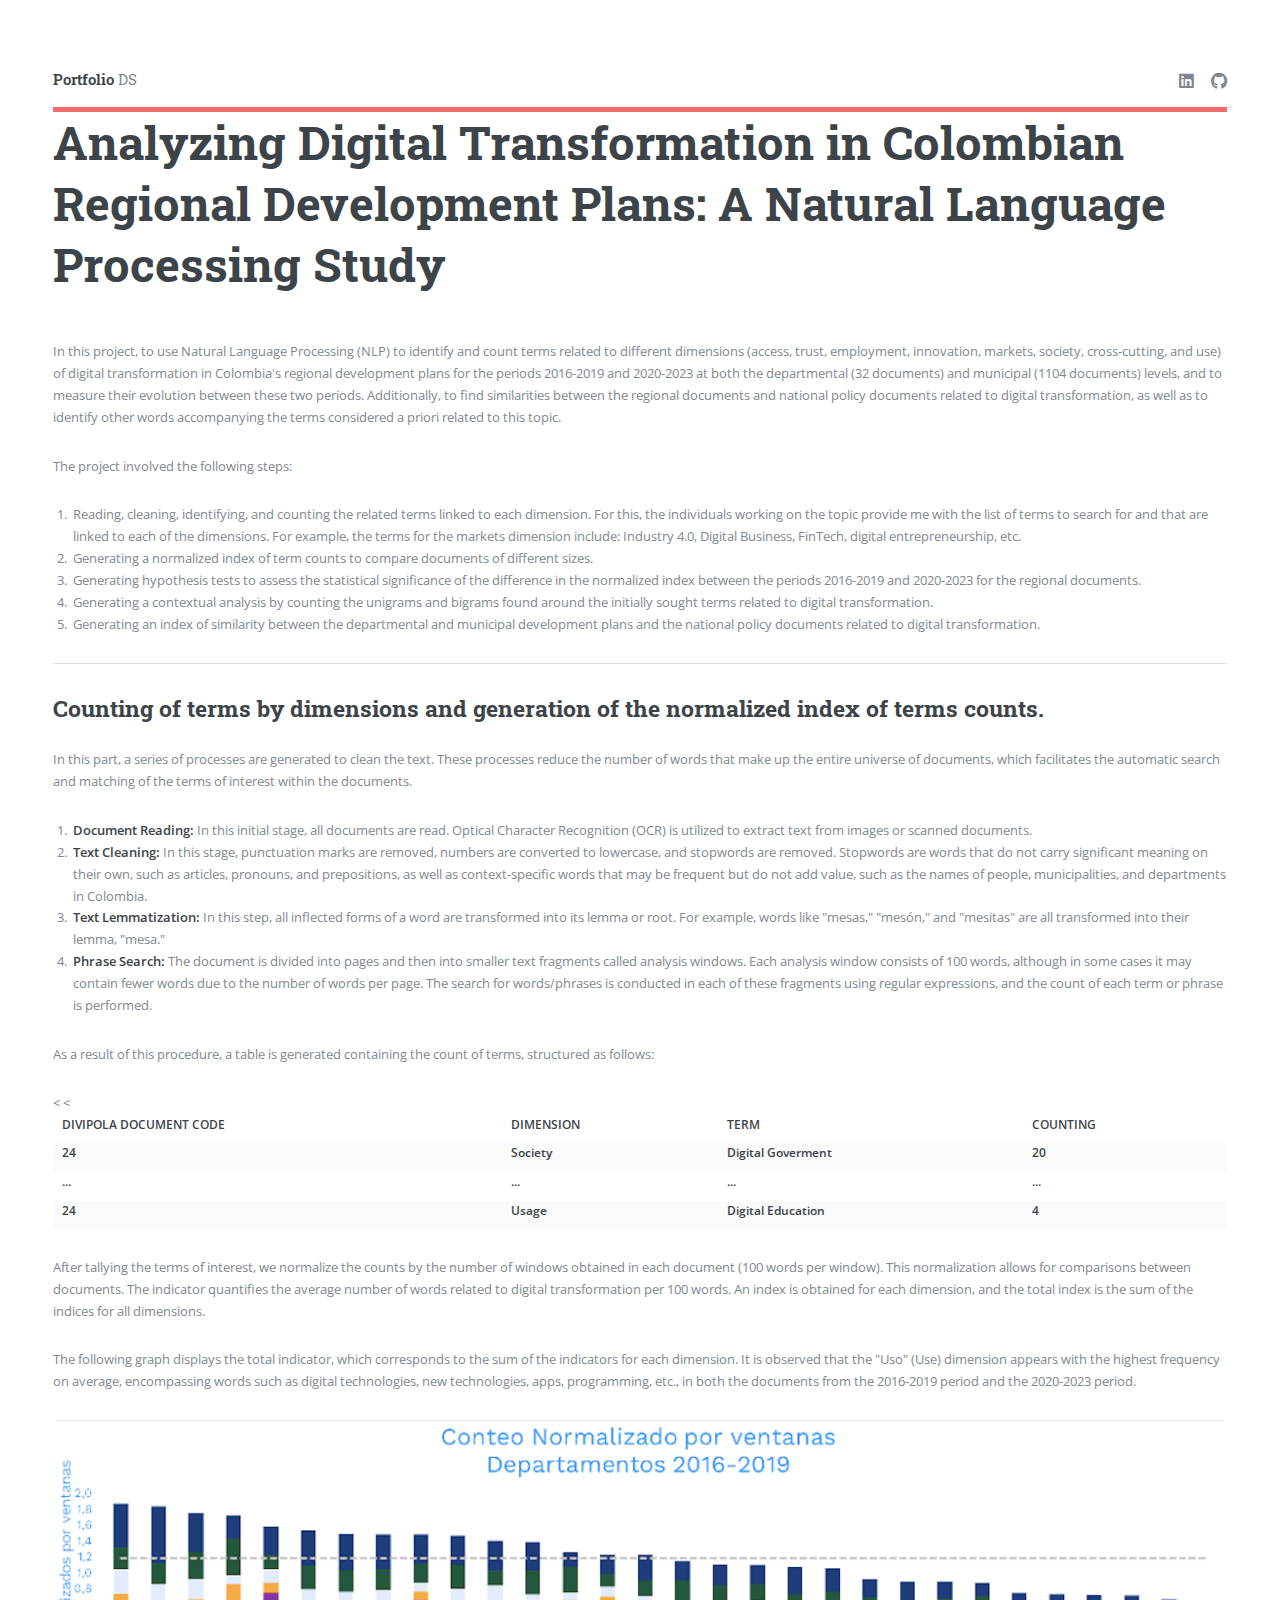
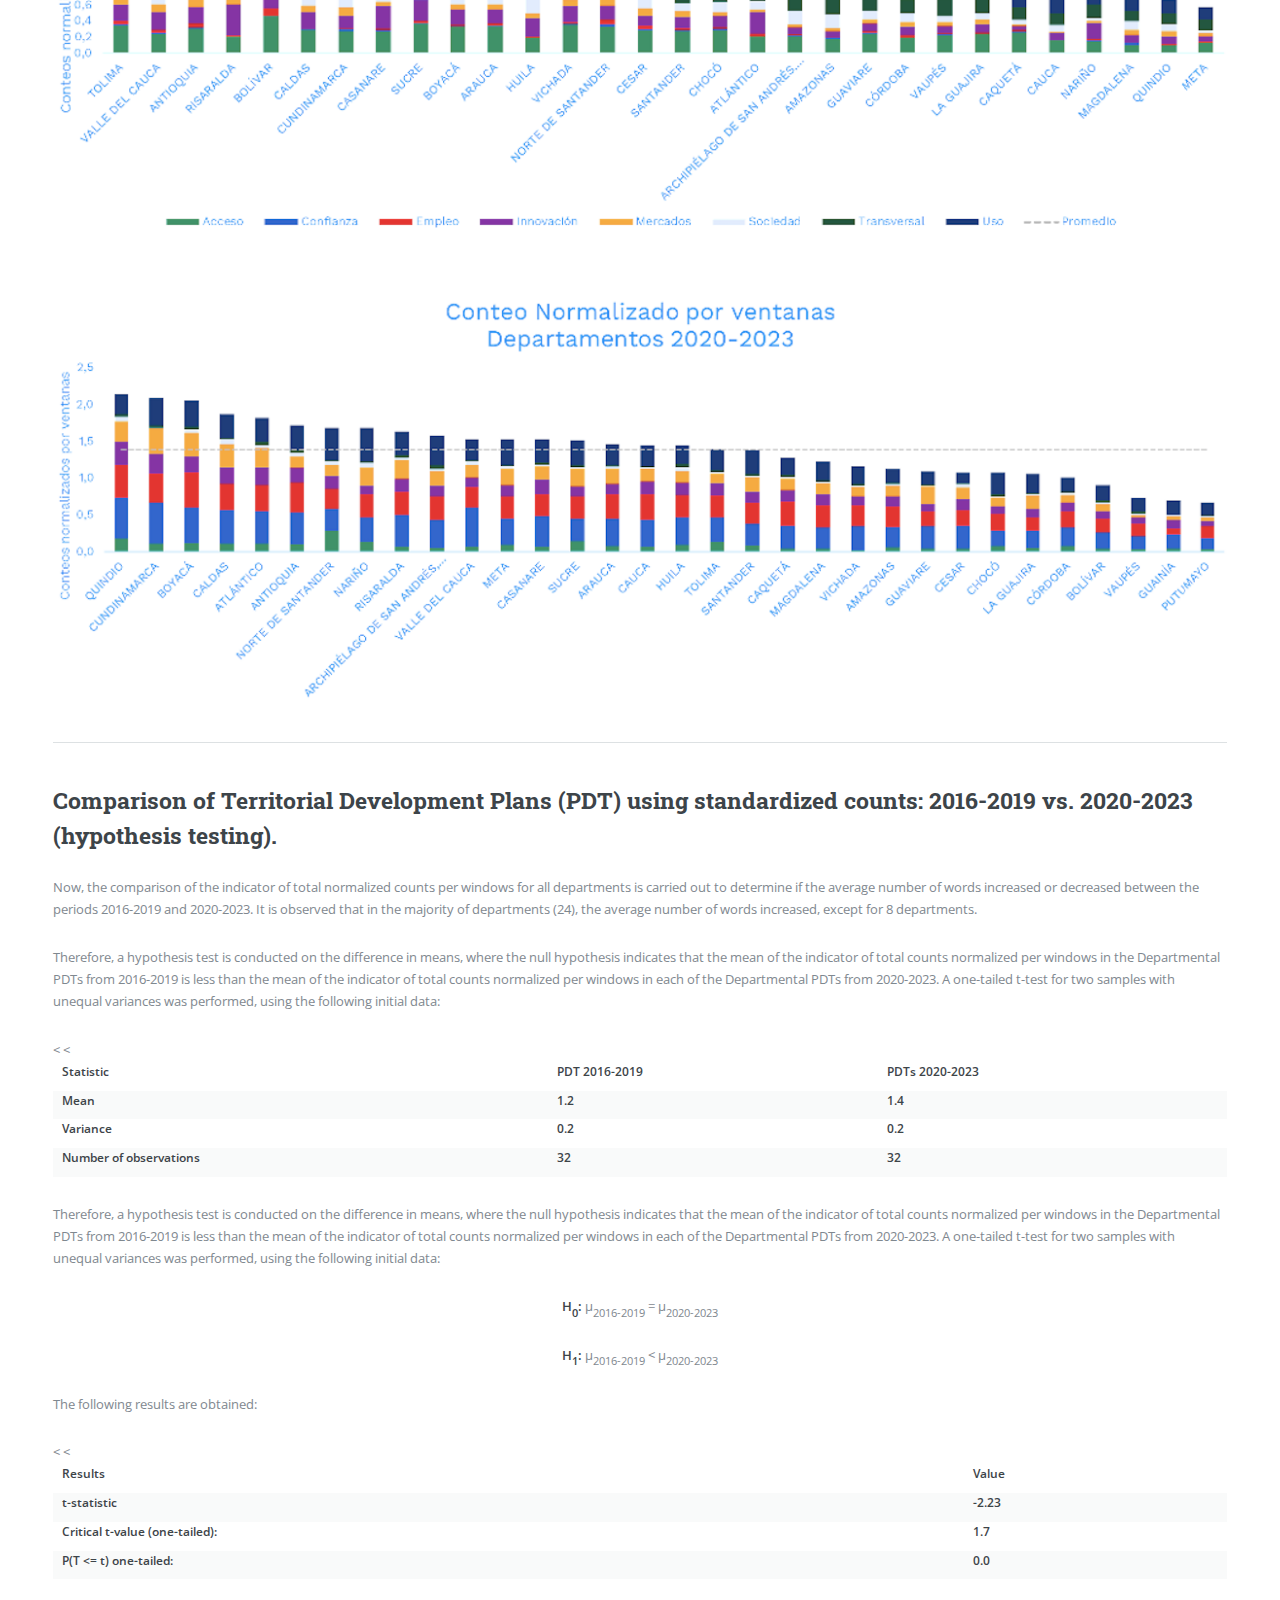
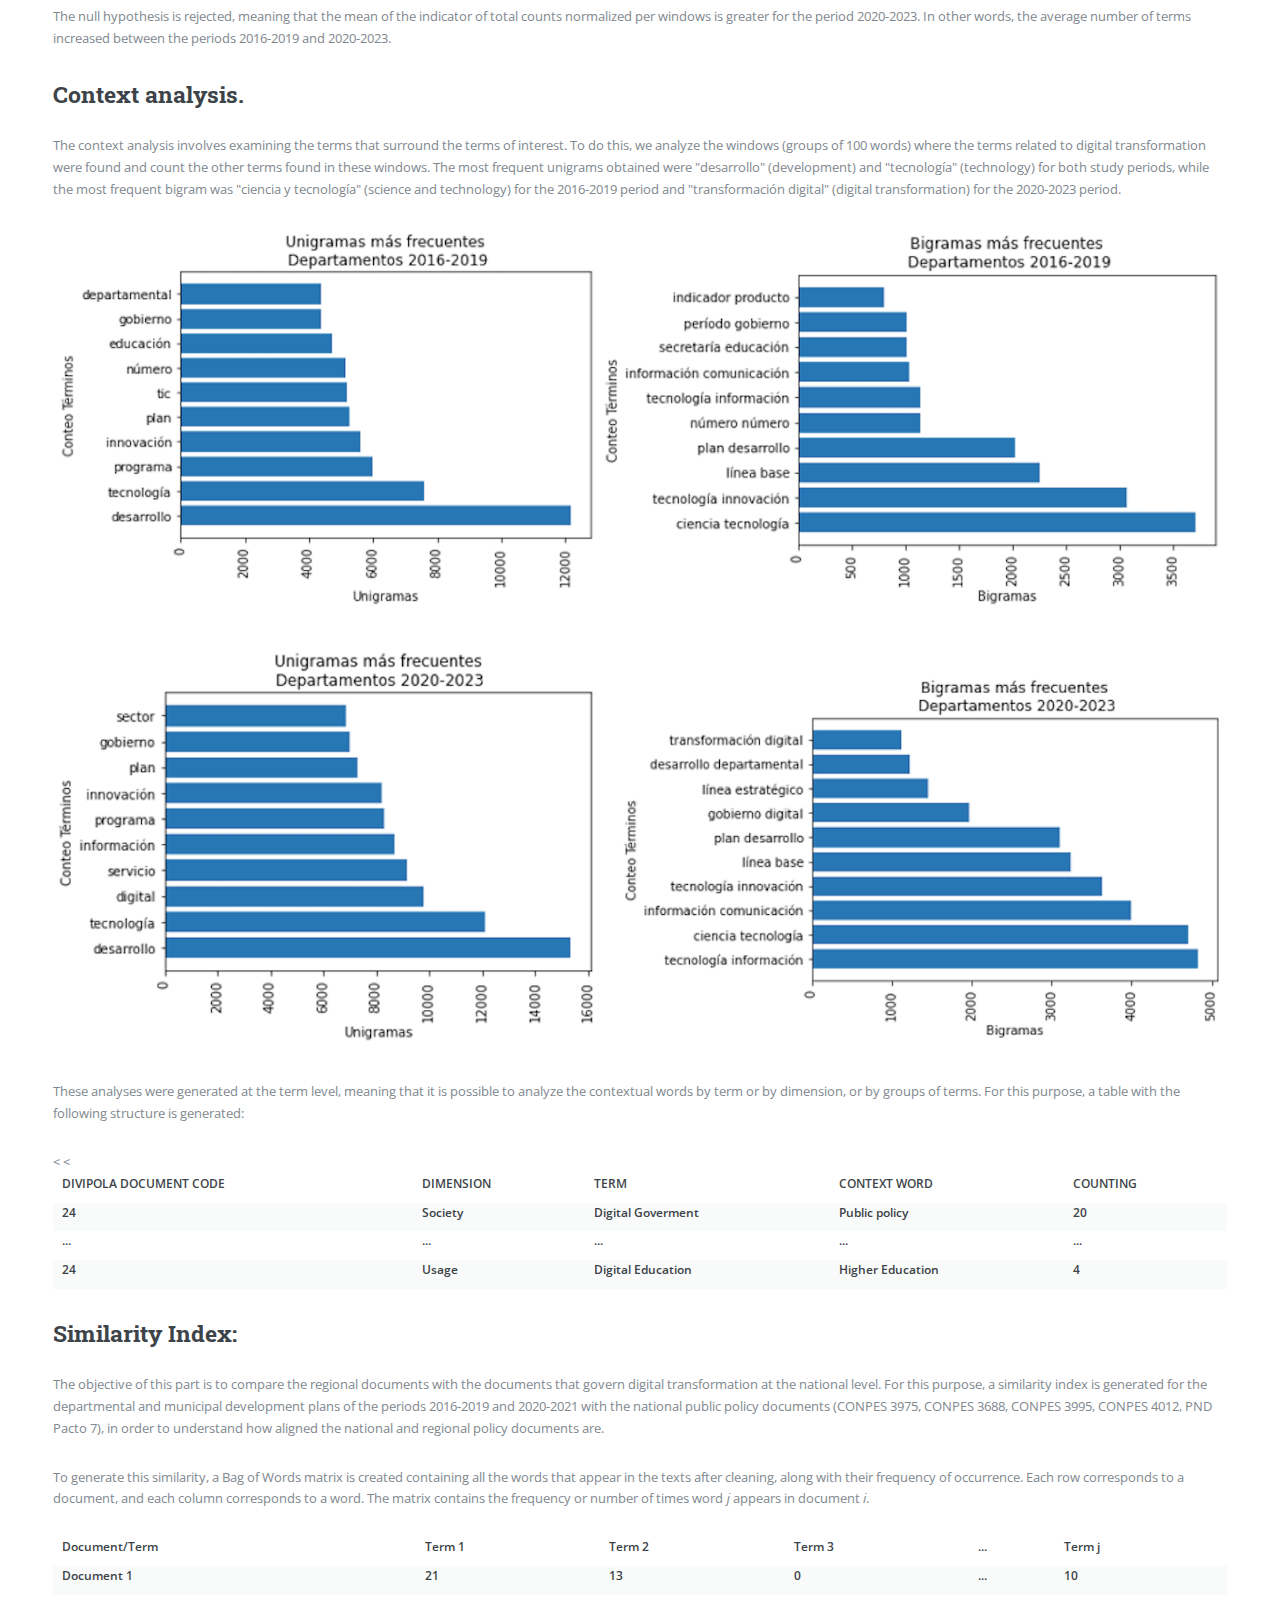
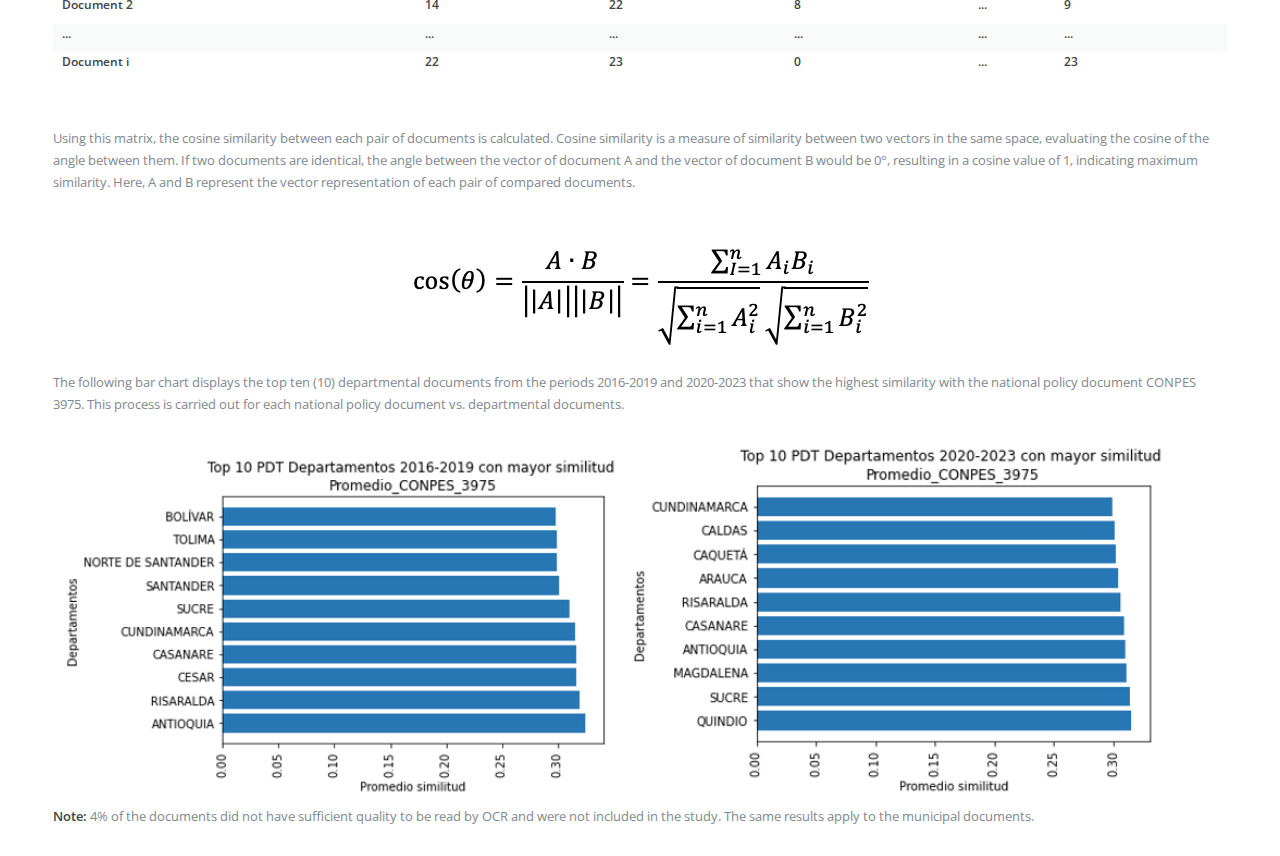
<file: NLP_TD.html>
<!DOCTYPE HTML>
<!--
	Editorial by HTML5 UP
	html5up.net | @ajlkn
	Free for personal and commercial use under the CCA 3.0 license (html5up.net/license)
-->
<html>
	<head>
		<title>crime</title>
		<meta charset="utf-8" />
		<meta name="viewport" content="width=device-width, initial-scale=1, user-scalable=no" />
		<link rel="stylesheet" href="assets/css/main.css" />
	</head>
	<body class="is-preload">

		<!-- Wrapper -->
			<div id="wrapper">

				<!-- Main -->
					<div id="main">
						<div class="inner">

							<!-- Header -->
								<header id="header">
									<a href="index.html" class="logo"><strong>Portfolio </strong>DS</a>
									<ul class="icons">
										<li><a href="https://www.linkedin.com/in/diana-carolina-rodriguez/" class="icon brands fa-linkedin" target="_blank" rel="noopener noreferrer"><span class="label">LinkedIn</span></a></li>			  
										<li><a href="https://github.com/dianarodriguezc" class="icon brands fa-github" target="_blank" rel="noopener noreferrer"><span class="label">GitHub</span></a></li>
									</ul>
								</header>

							<!-- Content -->
								<subsection>
									<header class="main">
										<h1>Analyzing Digital Transformation in Colombian Regional Development Plans: A Natural Language Processing Study</h1>
									</header>
									<p>In this project, to use Natural Language Processing (NLP) to identify and count terms related to different dimensions (access, trust, employment, innovation, markets, society, cross-cutting, and use) of digital transformation in Colombia's regional development plans for the periods 2016-2019 and 2020-2023 at both the departmental (32 documents) and municipal (1104 documents) levels, and to measure their evolution between these two periods. Additionally, to find similarities between the regional documents and national policy documents related to digital transformation, as well as to identify other words accompanying the terms considered a priori related to this topic.</p>
									<p>The project involved the following steps:</p>

															<ol>
																<li>Reading, cleaning, identifying, and counting the related terms linked to each dimension. For this, the individuals working on the topic provide me with the list of terms to search for and that are linked to each of the dimensions. For example, the terms for the markets dimension include: Industry 4.0, Digital Business, FinTech, digital entrepreneurship, etc.</li>
																<li>Generating a normalized index of term counts to compare documents of different sizes.</li>
																<li>Generating hypothesis tests to assess the statistical significance of the difference in the normalized index between the periods 2016-2019 and 2020-2023 for the regional documents.</li>
																<li>Generating a contextual analysis by counting the unigrams and bigrams found around the initially sought terms related to digital transformation.</li>
																<li>Generating an index of similarity between the departmental and municipal development plans and the national policy documents related to digital transformation.</li>
															</ol>
								
									<hr class="Counting digital transformation terms by dimension" />

									<h2>Counting of terms by dimensions and generation of the normalized index of terms counts.</h2>
									<p>In this part, a series of processes are generated to clean the text. These processes reduce the number of words that make up the entire universe of documents, which facilitates the automatic search and matching of the terms of interest within the documents.</p>
									<ol>
										<li><b>Document Reading:</b> In this initial stage, all documents are read. Optical Character Recognition (OCR) is utilized to extract text from images or scanned documents.</li>
										<li><b>Text Cleaning:</b> In this stage, punctuation marks are removed, numbers are converted to lowercase, and stopwords are removed. Stopwords are words that do not carry significant meaning on their own, such as articles, pronouns, and prepositions, as well as context-specific words that may be frequent but do not add value, such as the names of people, municipalities, and departments in Colombia.</li>
										<li><b>Text Lemmatization:</b> In this step, all inflected forms of a word are transformed into its lemma or root. For example, words like "mesas," "mesón," and "mesitas" are all transformed into their lemma, "mesa."</li>
										<li><b>Phrase Search:</b> The document is divided into pages and then into smaller text fragments called analysis windows. Each analysis window consists of 100 words, although in some cases it may contain fewer words due to the number of words per page. The search for words/phrases is conducted in each of these fragments using regular expressions, and the count of each term or phrase is performed.</li>
									</ol>
									<p>As a result of this procedure, a table is generated containing the count of terms, structured as follows:</p>

									  				<div class="table-wrapper">
														<table class="alt">
															<thead>
																<tr>
																	<th>DIVIPOLA DOCUMENT CODE</th>
																	<th>DIMENSION</th>
																	<th>TERM</th>
																	<th>COUNTING</th>																	
																</tr>
															</thead>
															<tbody>
																<tr>
																	<th>24</th>
																	<th>Society</th>
																	<th>Digital Goverment</th>
																	<th>20</th>
																</tr>
																<tr>
																	<th>...</th>
																	<th>...</th>
																	<th>...</th>
																	<th>...</th>																	<
																</tr>
																<tr>
																	<th>24</th>
																	<th>Usage</th>
																	<th>Digital Education</th>
																	<th>4</th>																	<
																</tr>
															</tbody>															
														</table>
													</div>

									<p>After tallying the terms of interest, we normalize the counts by the number of windows obtained in each document (100 words per window). This normalization allows for comparisons between documents. The indicator quantifies the average number of words related to digital transformation per 100 words. An index is obtained for each dimension, and the total index is the sum of the indices for all dimensions.</p>
									<p>The following graph displays the total indicator, which corresponds to the sum of the indicators for each dimension. It is observed that the "Uso" (Use) dimension appears with the highest frequency on average, encompassing words such as digital technologies, new technologies, apps, programming, etc., in both the documents from the 2016-2019 period and the 2020-2023 period.</p>

									<span class="image main"><img src="images/IN_1.jpg" alt="" /></span>

									<span class="image main"><img src="images/IN_2.jpg" alt="" /></span>

	
									<hr class="major" />

									<h2>Comparison of Territorial Development Plans (PDT) using standardized counts: 2016-2019 vs. 2020-2023 (hypothesis testing).</h2>
									<p>Now, the comparison of the indicator of total normalized counts per windows for all departments is carried out to determine if the average number of words increased or decreased between the periods 2016-2019 and 2020-2023. It is observed that in the majority of departments (24), the average number of words increased, except for 8 departments.</p>
									<p>Therefore, a hypothesis test is conducted on the difference in means, where the null hypothesis indicates that the mean of the indicator of total counts normalized per windows in the Departmental PDTs from 2016-2019 is less than the mean of the indicator of total counts normalized per windows in each of the Departmental PDTs from 2020-2023. A one-tailed t-test for two samples with unequal variances was performed, using the following initial data:</p>

									<div class="table-wrapper">
										<table class="alt">
											<thead>
												<tr>
													<th>Statistic</th>
													<th>PDT 2016-2019</th>
													<th>PDTs 2020-2023</th>																	
												</tr>
											</thead>
											<tbody>
												<tr>
													<th>Mean</th>
													<th>1.2</th>
													<th>1.4</th>
												</tr>
												<tr>
													<th>Variance</th>
													<th>0.2</th>
													<th>0.2</th>																	<
												</tr>
												<tr>
													<th>Number of observations</th>
													<th>32</th>
													<th>32</th>																<
												</tr>
											</tbody>															
										</table>
									</div>

									<p>Therefore, a hypothesis test is conducted on the difference in means, where the null hypothesis indicates that the mean of the indicator of total counts normalized per windows in the Departmental PDTs from 2016-2019 is less than the mean of the indicator of total counts normalized per windows in each of the Departmental PDTs from 2020-2023. A one-tailed t-test for two samples with unequal variances was performed, using the following initial data:</p>

									<div style="text-align: center;">
										<p><b>H<sub>0</sub>: </b>μ<sub>2016-2019</sub> = μ<sub>2020-2023</sub></p>
										<p><b>H<sub>1</sub>: </b>μ<sub>2016-2019</sub> &lt; μ<sub>2020-2023</sub></p>
									  </div>
									  
					
									<p>The following results are obtained:</p>

									<div class="table-wrapper">
										<table class="alt">
											<thead>
												<tr>
													<th>Results</th>
													<th>Value</th>																	
												</tr>
											</thead>
											<tbody>
												<tr>
													<th>t-statistic</th>
													<th>-2.23</th>
												</tr>
												<tr>
													<th>Critical t-value (one-tailed):</th>
													<th>1.7</th>																<
												</tr>
												<tr>
													<th>P(T <= t) one-tailed:</th>
													<th>0.0</th>															<
												</tr>
											</tbody>															
										</table>
									</div>
									<p>The null hypothesis is rejected, meaning that the mean of the indicator of total counts normalized per windows is greater for the period 2020-2023. In other words, the average number of terms increased between the periods 2016-2019 and 2020-2023.</p>
									
									<h2>Context analysis.</h2>
									<p>The context analysis involves examining the terms that surround the terms of interest. To do this, we analyze the windows (groups of 100 words) where the terms related to digital transformation were found and count the other terms found in these windows. The most frequent unigrams obtained were "desarrollo" (development) and "tecnología" (technology) for both study periods, while the most frequent bigram was "ciencia y tecnología" (science and technology) for the 2016-2019 period and "transformación digital" (digital transformation) for the 2020-2023 period.</p>
									
									<span class="image main"><img src="images/AC_1A.jpg" alt="" /></span>
									
									<span class="image main"><img src="images/AC_1B.jpg" alt="" /></span>
									
									<p>These analyses were generated at the term level, meaning that it is possible to analyze the contextual words by term or by dimension, or by groups of terms. For this purpose, a table with the following structure is generated:</p>
									
									<div class="table-wrapper">
										<table class="alt">
											<thead>
												<tr>
													<th>DIVIPOLA DOCUMENT CODE</th>
													<th>DIMENSION</th>
													<th>TERM</th>
													<th>CONTEXT WORD</th>
													<th>COUNTING</th>																	
												</tr>
											</thead>
											<tbody>
												<tr>
													<th>24</th>
													<th>Society</th>
													<th>Digital Goverment</th>
													<th>Public policy</th>
													<th>20</th>
												</tr>
												<tr>
													<th>...</th>
													<th>...</th>
													<th>...</th>
													<th>...</th>
													<th>...</th>																	<
												</tr>
												<tr>
													<th>24</th>
													<th>Usage</th>
													<th>Digital Education</th>
													<th>Higher Education</th>
													<th>4</th>																	<
												</tr>
											</tbody>															
										</table>
									</div>
									<h2>Similarity Index:</h2>
									<p>The objective of this part is to compare the regional documents with the documents that govern digital transformation at the national level. For this purpose, a similarity index is generated for the departmental and municipal development plans of the periods 2016-2019 and 2020-2021 with the national public policy documents (CONPES 3975, CONPES 3688, CONPES 3995, CONPES 4012, PND Pacto 7), in order to understand how aligned the national and regional policy documents are.</p>
									<p>To generate this similarity, a Bag of Words matrix is created containing all the words that appear in the texts after cleaning, along with their frequency of occurrence. Each row corresponds to a document, and each column corresponds to a word. The matrix contains the frequency or number of times word 𝑗 appears in document 𝑖.</p>
									
									<div class="table-wrapper">
										<table class="alt">
											<thead>
												<tr>
													<th>Document/Term</th>
													<th>Term 1 </th>
													<th>Term 2</th>
													<th>Term 3</th>
													<th>...</th>
													<th>Term j</th>
												</tr>
											</thead>
											<tbody>
												<tr>
													<th>Document 1</th>
													<th>21</th>
													<th>13</th>
													<th>0</th>
													<th>...</th>
													<th>10</th>
												</tr>
												<tr>
													<th>Document 2</th>
													<th>14</th>
													<th>22</th>
													<th>8</th>
													<th>...</th>
													<th>9</th>
												</tr>
												<tr>
													<th>...</th>
													<th>...</th>
													<th>...</th>
													<th>...</th>
													<th>...</th>
													<th>...</th>
												</tr>
												<tr>
													<th>Document i</th>
													<th>22</th>
													<th>23</th>
													<th>0</th>
													<th>...</th>
													<th>23</th>
												</tr>
											</tbody>
											<tfoot>
												<tr>
													<td colspan="1"></td>													
												</tr>
											</tfoot>
										</table>
									</div>
									<p>Using this matrix, the cosine similarity between each pair of documents is calculated. Cosine similarity is a measure of similarity between two vectors in the same space, evaluating the cosine of the angle between them. If two documents are identical, the angle between the vector of document A and the vector of document B would be 0°, resulting in a cosine value of 1, indicating maximum similarity. Here, A and B represent the vector representation of each pair of compared documents.</p>
									
									<div style="text-align: center;">
										<div class="image-container">
										  <img src="images/ecuación.jpg" alt="">
										</div>
									  </div>
									  

									<p>The following bar chart displays the top ten (10) departmental documents from the periods 2016-2019 and 2020-2023 that show the highest similarity with the national policy document CONPES 3975. This process is carried out for each national policy document vs. departmental documents.</p>
									<div class="image-container">
										<img src="images/Similitud.jpg" alt="" style="width: 95%; height: auto;">
									  </div>
									  
									<p><b>Note:</b> 4% of the documents did not have sufficient quality to be read by OCR and were not included in the study. The same results apply to the municipal documents.</p>
									 
								</section>
						</div>
					</div>

				<!-- Sidebar -->
				<div id="sidebar">
					<div class="inner">
						<nav id="menu">
							<header class="major">
								<h2>Menu</h2>
							</header>
							<ul>
								<li><a href="index.html">Homepage</a></li>
								<li><a href="cv.html">About me</a></li>
								<li>
									<span class="opener">Data Insights & Dashboards</span>
									<ul class="submenu">
										<li><a href="d_saldos.html">Analysis of Unreconciled Public Accounting Information Balances</a></li>
										<li><a href="NLP_TD.html">Analysis of the Annual Manufacturing Survey in Colombia</a></li>
									</ul>
								</li>
								<li>
									<span class="opener">Statistical Analysis & Machine Learning</span>
									<ul class="submenu">
										<li><a href="crime.html">Crime prediction model</a></li>
										<li><a href="ind_nec_jur.html">XGBoost Models for Predicting Legal Needs Indicators</a></li>
									</ul>
								</li>
								<li>
									<span class="opener">Text Analysis Projects</span>
									<ul class="submenu">
										<li><a href="NLP_TD.html">NLP: Analyzing Digital Transformation in Colombia</a></li>
										<li><a href="NLP_Evaluaciones.html">NLP Analysis of Tweets</a></li>
									</ul>
								</li>
							</ul>
						</nav>
						<!-- Sección de Contacto -->
						<section>
							<header class="major">
								<h2>Contact me</h2>
							</header>
							<p>To contact me, you can write me an email.</p>
							<ul class="contact">
								<li class="icon solid fa-envelope"><a href="mailto:dianacarolina400@gmail.com">dianacarolina400@gmail.com</a></li>
								<li class="icon solid fa-home">Montreal, QC, Canada</li>
							</ul>
						</section>
						<!-- Footer -->
						<footer id="footer">
							<p class="copyright">&copy; Design: <a href="https://html5up.net">HTML5 UP</a>.</p>
						</footer>
					</div>
				</div>
		</nav>
	</body>
</html>
</file>
<file: assets/css/main.css>
@import url(fontawesome-all.min.css);
@import url("https://fonts.googleapis.com/css?family=Open+Sans:400,600,400italic,600italic|Roboto+Slab:400,700");
/*
	Editorial by HTML5 UP
	html5up.net | @ajlkn
	Free for personal and commercial use under the CCA 3.0 license (html5up.net/license)
*/
html, body, div, span, applet, object,
iframe, h1, h2, h3, h4, h5, h6, p, blockquote,
pre, a, abbr, acronym, address, big, cite,
code, del, dfn, em, img, ins, kbd, q, s, samp,
small, strike, strong, sub, sup, tt, var, b,
u, i, center, dl, dt, dd, ol, ul, li, fieldset,
form, label, legend, table, caption, tbody,
tfoot, thead, tr, th, td, article, aside,
canvas, details, embed, figure, figcaption,
footer, header, hgroup, menu, nav, output, ruby,
section, summary, time, mark, audio, video {
  margin: 0;
  padding: 0;
  border: 0;
  font-size: 100%;
  font: inherit;
  vertical-align: baseline; }

article, aside, details, figcaption, figure,
footer, header, hgroup, menu, nav, section {
  display: block; }

body {
  line-height: 1; }

ol, ul {
  list-style: none; }

blockquote, q {
  quotes: none; }
  blockquote:before, blockquote:after, q:before, q:after {
    content: '';
    content: none; }

table {
  border-collapse: collapse;
  border-spacing: 0; }

body {
  -webkit-text-size-adjust: none; }

mark {
  background-color: transparent;
  color: inherit; }

input::-moz-focus-inner {
  border: 0;
  padding: 0; }

input, select, textarea {
  -moz-appearance: none;
  -webkit-appearance: none;
  -ms-appearance: none;
  appearance: none; }

/* Basic */
@-ms-viewport {
  width: device-width; }

body {
  -ms-overflow-style: scrollbar; }

@media screen and (max-width: 480px) {
  html, body {
    min-width: 320px; } }

html {
  box-sizing: border-box; }

*, *:before, *:after {
  box-sizing: inherit; }

body {
  background: #ffffff; }
  body.is-preload *, body.is-preload *:before, body.is-preload *:after, body.is-resizing *, body.is-resizing *:before, body.is-resizing *:after {
    -moz-animation: none !important;
    -webkit-animation: none !important;
    -ms-animation: none !important;
    animation: none !important;
    -moz-transition: none !important;
    -webkit-transition: none !important;
    -ms-transition: none !important;
    transition: none !important; }

/* Type */
body, input, select, textarea {
  color: #7f888f;
  font-family: "Open Sans", sans-serif;
  font-size: 13pt;
  font-weight: 400;
  line-height: 1.65; }
  @media screen and (max-width: 1680px) {
    body, input, select, textarea {
      font-size: 11pt; } }
  @media screen and (max-width: 1280px) {
    body, input, select, textarea {
      font-size: 10pt; } }
  @media screen and (max-width: 360px) {
    body, input, select, textarea {
      font-size: 9pt; } }

a {
  -moz-transition: color 0.2s ease-in-out, border-bottom-color 0.2s ease-in-out;
  -webkit-transition: color 0.2s ease-in-out, border-bottom-color 0.2s ease-in-out;
  -ms-transition: color 0.2s ease-in-out, border-bottom-color 0.2s ease-in-out;
  transition: color 0.2s ease-in-out, border-bottom-color 0.2s ease-in-out;
  border-bottom: dotted 1px;
  color: #f56a6a;
  text-decoration: none; }
  a:hover {
    border-bottom-color: #f56a6a;
    color: #f56a6a !important; }
    a:hover strong {
      color: inherit; }

strong, b {
  color: #3d4449;
  font-weight: 600; }

em, i {
  font-style: italic; }

p {
  margin: 0 0 2em 0; }

h1, h2, h3, h4, h5, h6 {
  color: #3d4449;
  font-family: "Roboto Slab", serif;
  font-weight: 700;
  line-height: 1.5;
  margin: 0 0 1em 0; }
  h1 a, h2 a, h3 a, h4 a, h5 a, h6 a {
    color: inherit;
    text-decoration: none;
    border-bottom: 0; }

h1 {
  font-size: 4em;
  margin: 0 0 0.5em 0;
  line-height: 1.3; }

h2 {
  font-size: 1.75em; }

h3 {
  font-size: 1.25em; }

h4 {
  font-size: 1.1em; }

h5 {
  font-size: 0.9em; }

h6 {
  font-size: 0.7em; }

@media screen and (max-width: 1680px) {
  h1 {
    font-size: 3.5em; } }

@media screen and (max-width: 980px) {
  h1 {
    font-size: 3.25em; } }

@media screen and (max-width: 736px) {
  h1 {
    font-size: 2em;
    line-height: 1.4; }
  h2 {
    font-size: 1.5em; } }

sub {
  font-size: 0.8em;
  position: relative;
  top: 0.5em; }

sup {
  font-size: 0.8em;
  position: relative;
  top: -0.5em; }

blockquote {
  border-left: solid 3px rgba(210, 215, 217, 0.75);
  font-style: italic;
  margin: 0 0 2em 0;
  padding: 0.5em 0 0.5em 2em; }

code {
  background: rgba(230, 235, 237, 0.25);
  border-radius: 0.375em;
  border: solid 1px rgba(210, 215, 217, 0.75);
  font-family: "Courier New", monospace;
  font-size: 0.9em;
  margin: 0 0.25em;
  padding: 0.25em 0.65em; }

pre {
  -webkit-overflow-scrolling: touch;
  font-family: "Courier New", monospace;
  font-size: 0.9em;
  margin: 0 0 2em 0; }
  pre code {
    display: block;
    line-height: 1.75;
    padding: 1em 1.5em;
    overflow-x: auto; }

hr {
  border: 0;
  border-bottom: solid 1px rgba(210, 215, 217, 0.75);
  margin: 2em 0; }
  hr.major {
    margin: 3em 0; }

.align-left {
  text-align: left; }

.align-center {
  text-align: center; }

.align-right {
  text-align: right; }

/* Row */
.row {
  display: flex;
  flex-wrap: wrap;
  box-sizing: border-box;
  align-items: stretch; }
  .row > * {
    box-sizing: border-box; }
  .row.gtr-uniform > * > :last-child {
    margin-bottom: 0; }
  .row.aln-left {
    justify-content: flex-start; }
  .row.aln-center {
    justify-content: center; }
  .row.aln-right {
    justify-content: flex-end; }
  .row.aln-top {
    align-items: flex-start; }
  .row.aln-middle {
    align-items: center; }
  .row.aln-bottom {
    align-items: flex-end; }
  .row > .imp {
    order: -1; }
  .row > .col-1 {
    width: 8.33333%; }
  .row > .off-1 {
    margin-left: 8.33333%; }
  .row > .col-2 {
    width: 16.66667%; }
  .row > .off-2 {
    margin-left: 16.66667%; }
  .row > .col-3 {
    width: 25%; }
  .row > .off-3 {
    margin-left: 25%; }
  .row > .col-4 {
    width: 33.33333%; }
  .row > .off-4 {
    margin-left: 33.33333%; }
  .row > .col-5 {
    width: 41.66667%; }
  .row > .off-5 {
    margin-left: 41.66667%; }
  .row > .col-6 {
    width: 50%; }
  .row > .off-6 {
    margin-left: 50%; }
  .row > .col-7 {
    width: 58.33333%; }
  .row > .off-7 {
    margin-left: 58.33333%; }
  .row > .col-8 {
    width: 66.66667%; }
  .row > .off-8 {
    margin-left: 66.66667%; }
  .row > .col-9 {
    width: 75%; }
  .row > .off-9 {
    margin-left: 75%; }
  .row > .col-10 {
    width: 83.33333%; }
  .row > .off-10 {
    margin-left: 83.33333%; }
  .row > .col-11 {
    width: 91.66667%; }
  .row > .off-11 {
    margin-left: 91.66667%; }
  .row > .col-12 {
    width: 100%; }
  .row > .off-12 {
    margin-left: 100%; }
  .row.gtr-0 {
    margin-top: 0;
    margin-left: 0em; }
    .row.gtr-0 > * {
      padding: 0 0 0 0em; }
    .row.gtr-0.gtr-uniform {
      margin-top: 0em; }
      .row.gtr-0.gtr-uniform > * {
        padding-top: 0em; }
  .row.gtr-25 {
    margin-top: 0;
    margin-left: -0.375em; }
    .row.gtr-25 > * {
      padding: 0 0 0 0.375em; }
    .row.gtr-25.gtr-uniform {
      margin-top: -0.375em; }
      .row.gtr-25.gtr-uniform > * {
        padding-top: 0.375em; }
  .row.gtr-50 {
    margin-top: 0;
    margin-left: -0.75em; }
    .row.gtr-50 > * {
      padding: 0 0 0 0.75em; }
    .row.gtr-50.gtr-uniform {
      margin-top: -0.75em; }
      .row.gtr-50.gtr-uniform > * {
        padding-top: 0.75em; }
  .row {
    margin-top: 0;
    margin-left: -1.5em; }
    .row > * {
      padding: 0 0 0 1.5em; }
    .row.gtr-uniform {
      margin-top: -1.5em; }
      .row.gtr-uniform > * {
        padding-top: 1.5em; }
  .row.gtr-150 {
    margin-top: 0;
    margin-left: -2.25em; }
    .row.gtr-150 > * {
      padding: 0 0 0 2.25em; }
    .row.gtr-150.gtr-uniform {
      margin-top: -2.25em; }
      .row.gtr-150.gtr-uniform > * {
        padding-top: 2.25em; }
  .row.gtr-200 {
    margin-top: 0;
    margin-left: -3em; }
    .row.gtr-200 > * {
      padding: 0 0 0 3em; }
    .row.gtr-200.gtr-uniform {
      margin-top: -3em; }
      .row.gtr-200.gtr-uniform > * {
        padding-top: 3em; }
  @media screen and (max-width: 1680px) {
    .row {
      display: flex;
      flex-wrap: wrap;
      box-sizing: border-box;
      align-items: stretch; }
      .row > * {
        box-sizing: border-box; }
      .row.gtr-uniform > * > :last-child {
        margin-bottom: 0; }
      .row.aln-left {
        justify-content: flex-start; }
      .row.aln-center {
        justify-content: center; }
      .row.aln-right {
        justify-content: flex-end; }
      .row.aln-top {
        align-items: flex-start; }
      .row.aln-middle {
        align-items: center; }
      .row.aln-bottom {
        align-items: flex-end; }
      .row > .imp-xlarge {
        order: -1; }
      .row > .col-1-xlarge {
        width: 8.33333%; }
      .row > .off-1-xlarge {
        margin-left: 8.33333%; }
      .row > .col-2-xlarge {
        width: 16.66667%; }
      .row > .off-2-xlarge {
        margin-left: 16.66667%; }
      .row > .col-3-xlarge {
        width: 25%; }
      .row > .off-3-xlarge {
        margin-left: 25%; }
      .row > .col-4-xlarge {
        width: 33.33333%; }
      .row > .off-4-xlarge {
        margin-left: 33.33333%; }
      .row > .col-5-xlarge {
        width: 41.66667%; }
      .row > .off-5-xlarge {
        margin-left: 41.66667%; }
      .row > .col-6-xlarge {
        width: 50%; }
      .row > .off-6-xlarge {
        margin-left: 50%; }
      .row > .col-7-xlarge {
        width: 58.33333%; }
      .row > .off-7-xlarge {
        margin-left: 58.33333%; }
      .row > .col-8-xlarge {
        width: 66.66667%; }
      .row > .off-8-xlarge {
        margin-left: 66.66667%; }
      .row > .col-9-xlarge {
        width: 75%; }
      .row > .off-9-xlarge {
        margin-left: 75%; }
      .row > .col-10-xlarge {
        width: 83.33333%; }
      .row > .off-10-xlarge {
        margin-left: 83.33333%; }
      .row > .col-11-xlarge {
        width: 91.66667%; }
      .row > .off-11-xlarge {
        margin-left: 91.66667%; }
      .row > .col-12-xlarge {
        width: 100%; }
      .row > .off-12-xlarge {
        margin-left: 100%; }
      .row.gtr-0 {
        margin-top: 0;
        margin-left: 0em; }
        .row.gtr-0 > * {
          padding: 0 0 0 0em; }
        .row.gtr-0.gtr-uniform {
          margin-top: 0em; }
          .row.gtr-0.gtr-uniform > * {
            padding-top: 0em; }
      .row.gtr-25 {
        margin-top: 0;
        margin-left: -0.375em; }
        .row.gtr-25 > * {
          padding: 0 0 0 0.375em; }
        .row.gtr-25.gtr-uniform {
          margin-top: -0.375em; }
          .row.gtr-25.gtr-uniform > * {
            padding-top: 0.375em; }
      .row.gtr-50 {
        margin-top: 0;
        margin-left: -0.75em; }
        .row.gtr-50 > * {
          padding: 0 0 0 0.75em; }
        .row.gtr-50.gtr-uniform {
          margin-top: -0.75em; }
          .row.gtr-50.gtr-uniform > * {
            padding-top: 0.75em; }
      .row {
        margin-top: 0;
        margin-left: -1.5em; }
        .row > * {
          padding: 0 0 0 1.5em; }
        .row.gtr-uniform {
          margin-top: -1.5em; }
          .row.gtr-uniform > * {
            padding-top: 1.5em; }
      .row.gtr-150 {
        margin-top: 0;
        margin-left: -2.25em; }
        .row.gtr-150 > * {
          padding: 0 0 0 2.25em; }
        .row.gtr-150.gtr-uniform {
          margin-top: -2.25em; }
          .row.gtr-150.gtr-uniform > * {
            padding-top: 2.25em; }
      .row.gtr-200 {
        margin-top: 0;
        margin-left: -3em; }
        .row.gtr-200 > * {
          padding: 0 0 0 3em; }
        .row.gtr-200.gtr-uniform {
          margin-top: -3em; }
          .row.gtr-200.gtr-uniform > * {
            padding-top: 3em; } }
  @media screen and (max-width: 1280px) {
    .row {
      display: flex;
      flex-wrap: wrap;
      box-sizing: border-box;
      align-items: stretch; }
      .row > * {
        box-sizing: border-box; }
      .row.gtr-uniform > * > :last-child {
        margin-bottom: 0; }
      .row.aln-left {
        justify-content: flex-start; }
      .row.aln-center {
        justify-content: center; }
      .row.aln-right {
        justify-content: flex-end; }
      .row.aln-top {
        align-items: flex-start; }
      .row.aln-middle {
        align-items: center; }
      .row.aln-bottom {
        align-items: flex-end; }
      .row > .imp-large {
        order: -1; }
      .row > .col-1-large {
        width: 8.33333%; }
      .row > .off-1-large {
        margin-left: 8.33333%; }
      .row > .col-2-large {
        width: 16.66667%; }
      .row > .off-2-large {
        margin-left: 16.66667%; }
      .row > .col-3-large {
        width: 25%; }
      .row > .off-3-large {
        margin-left: 25%; }
      .row > .col-4-large {
        width: 33.33333%; }
      .row > .off-4-large {
        margin-left: 33.33333%; }
      .row > .col-5-large {
        width: 41.66667%; }
      .row > .off-5-large {
        margin-left: 41.66667%; }
      .row > .col-6-large {
        width: 50%; }
      .row > .off-6-large {
        margin-left: 50%; }
      .row > .col-7-large {
        width: 58.33333%; }
      .row > .off-7-large {
        margin-left: 58.33333%; }
      .row > .col-8-large {
        width: 66.66667%; }
      .row > .off-8-large {
        margin-left: 66.66667%; }
      .row > .col-9-large {
        width: 75%; }
      .row > .off-9-large {
        margin-left: 75%; }
      .row > .col-10-large {
        width: 83.33333%; }
      .row > .off-10-large {
        margin-left: 83.33333%; }
      .row > .col-11-large {
        width: 91.66667%; }
      .row > .off-11-large {
        margin-left: 91.66667%; }
      .row > .col-12-large {
        width: 100%; }
      .row > .off-12-large {
        margin-left: 100%; }
      .row.gtr-0 {
        margin-top: 0;
        margin-left: 0em; }
        .row.gtr-0 > * {
          padding: 0 0 0 0em; }
        .row.gtr-0.gtr-uniform {
          margin-top: 0em; }
          .row.gtr-0.gtr-uniform > * {
            padding-top: 0em; }
      .row.gtr-25 {
        margin-top: 0;
        margin-left: -0.375em; }
        .row.gtr-25 > * {
          padding: 0 0 0 0.375em; }
        .row.gtr-25.gtr-uniform {
          margin-top: -0.375em; }
          .row.gtr-25.gtr-uniform > * {
            padding-top: 0.375em; }
      .row.gtr-50 {
        margin-top: 0;
        margin-left: -0.75em; }
        .row.gtr-50 > * {
          padding: 0 0 0 0.75em; }
        .row.gtr-50.gtr-uniform {
          margin-top: -0.75em; }
          .row.gtr-50.gtr-uniform > * {
            padding-top: 0.75em; }
      .row {
        margin-top: 0;
        margin-left: -1.5em; }
        .row > * {
          padding: 0 0 0 1.5em; }
        .row.gtr-uniform {
          margin-top: -1.5em; }
          .row.gtr-uniform > * {
            padding-top: 1.5em; }
      .row.gtr-150 {
        margin-top: 0;
        margin-left: -2.25em; }
        .row.gtr-150 > * {
          padding: 0 0 0 2.25em; }
        .row.gtr-150.gtr-uniform {
          margin-top: -2.25em; }
          .row.gtr-150.gtr-uniform > * {
            padding-top: 2.25em; }
      .row.gtr-200 {
        margin-top: 0;
        margin-left: -3em; }
        .row.gtr-200 > * {
          padding: 0 0 0 3em; }
        .row.gtr-200.gtr-uniform {
          margin-top: -3em; }
          .row.gtr-200.gtr-uniform > * {
            padding-top: 3em; } }
  @media screen and (max-width: 980px) {
    .row {
      display: flex;
      flex-wrap: wrap;
      box-sizing: border-box;
      align-items: stretch; }
      .row > * {
        box-sizing: border-box; }
      .row.gtr-uniform > * > :last-child {
        margin-bottom: 0; }
      .row.aln-left {
        justify-content: flex-start; }
      .row.aln-center {
        justify-content: center; }
      .row.aln-right {
        justify-content: flex-end; }
      .row.aln-top {
        align-items: flex-start; }
      .row.aln-middle {
        align-items: center; }
      .row.aln-bottom {
        align-items: flex-end; }
      .row > .imp-medium {
        order: -1; }
      .row > .col-1-medium {
        width: 8.33333%; }
      .row > .off-1-medium {
        margin-left: 8.33333%; }
      .row > .col-2-medium {
        width: 16.66667%; }
      .row > .off-2-medium {
        margin-left: 16.66667%; }
      .row > .col-3-medium {
        width: 25%; }
      .row > .off-3-medium {
        margin-left: 25%; }
      .row > .col-4-medium {
        width: 33.33333%; }
      .row > .off-4-medium {
        margin-left: 33.33333%; }
      .row > .col-5-medium {
        width: 41.66667%; }
      .row > .off-5-medium {
        margin-left: 41.66667%; }
      .row > .col-6-medium {
        width: 50%; }
      .row > .off-6-medium {
        margin-left: 50%; }
      .row > .col-7-medium {
        width: 58.33333%; }
      .row > .off-7-medium {
        margin-left: 58.33333%; }
      .row > .col-8-medium {
        width: 66.66667%; }
      .row > .off-8-medium {
        margin-left: 66.66667%; }
      .row > .col-9-medium {
        width: 75%; }
      .row > .off-9-medium {
        margin-left: 75%; }
      .row > .col-10-medium {
        width: 83.33333%; }
      .row > .off-10-medium {
        margin-left: 83.33333%; }
      .row > .col-11-medium {
        width: 91.66667%; }
      .row > .off-11-medium {
        margin-left: 91.66667%; }
      .row > .col-12-medium {
        width: 100%; }
      .row > .off-12-medium {
        margin-left: 100%; }
      .row.gtr-0 {
        margin-top: 0;
        margin-left: 0em; }
        .row.gtr-0 > * {
          padding: 0 0 0 0em; }
        .row.gtr-0.gtr-uniform {
          margin-top: 0em; }
          .row.gtr-0.gtr-uniform > * {
            padding-top: 0em; }
      .row.gtr-25 {
        margin-top: 0;
        margin-left: -0.375em; }
        .row.gtr-25 > * {
          padding: 0 0 0 0.375em; }
        .row.gtr-25.gtr-uniform {
          margin-top: -0.375em; }
          .row.gtr-25.gtr-uniform > * {
            padding-top: 0.375em; }
      .row.gtr-50 {
        margin-top: 0;
        margin-left: -0.75em; }
        .row.gtr-50 > * {
          padding: 0 0 0 0.75em; }
        .row.gtr-50.gtr-uniform {
          margin-top: -0.75em; }
          .row.gtr-50.gtr-uniform > * {
            padding-top: 0.75em; }
      .row {
        margin-top: 0;
        margin-left: -1.5em; }
        .row > * {
          padding: 0 0 0 1.5em; }
        .row.gtr-uniform {
          margin-top: -1.5em; }
          .row.gtr-uniform > * {
            padding-top: 1.5em; }
      .row.gtr-150 {
        margin-top: 0;
        margin-left: -2.25em; }
        .row.gtr-150 > * {
          padding: 0 0 0 2.25em; }
        .row.gtr-150.gtr-uniform {
          margin-top: -2.25em; }
          .row.gtr-150.gtr-uniform > * {
            padding-top: 2.25em; }
      .row.gtr-200 {
        margin-top: 0;
        margin-left: -3em; }
        .row.gtr-200 > * {
          padding: 0 0 0 3em; }
        .row.gtr-200.gtr-uniform {
          margin-top: -3em; }
          .row.gtr-200.gtr-uniform > * {
            padding-top: 3em; } }
  @media screen and (max-width: 736px) {
    .row {
      display: flex;
      flex-wrap: wrap;
      box-sizing: border-box;
      align-items: stretch; }
      .row > * {
        box-sizing: border-box; }
      .row.gtr-uniform > * > :last-child {
        margin-bottom: 0; }
      .row.aln-left {
        justify-content: flex-start; }
      .row.aln-center {
        justify-content: center; }
      .row.aln-right {
        justify-content: flex-end; }
      .row.aln-top {
        align-items: flex-start; }
      .row.aln-middle {
        align-items: center; }
      .row.aln-bottom {
        align-items: flex-end; }
      .row > .imp-small {
        order: -1; }
      .row > .col-1-small {
        width: 8.33333%; }
      .row > .off-1-small {
        margin-left: 8.33333%; }
      .row > .col-2-small {
        width: 16.66667%; }
      .row > .off-2-small {
        margin-left: 16.66667%; }
      .row > .col-3-small {
        width: 25%; }
      .row > .off-3-small {
        margin-left: 25%; }
      .row > .col-4-small {
        width: 33.33333%; }
      .row > .off-4-small {
        margin-left: 33.33333%; }
      .row > .col-5-small {
        width: 41.66667%; }
      .row > .off-5-small {
        margin-left: 41.66667%; }
      .row > .col-6-small {
        width: 50%; }
      .row > .off-6-small {
        margin-left: 50%; }
      .row > .col-7-small {
        width: 58.33333%; }
      .row > .off-7-small {
        margin-left: 58.33333%; }
      .row > .col-8-small {
        width: 66.66667%; }
      .row > .off-8-small {
        margin-left: 66.66667%; }
      .row > .col-9-small {
        width: 75%; }
      .row > .off-9-small {
        margin-left: 75%; }
      .row > .col-10-small {
        width: 83.33333%; }
      .row > .off-10-small {
        margin-left: 83.33333%; }
      .row > .col-11-small {
        width: 91.66667%; }
      .row > .off-11-small {
        margin-left: 91.66667%; }
      .row > .col-12-small {
        width: 100%; }
      .row > .off-12-small {
        margin-left: 100%; }
      .row.gtr-0 {
        margin-top: 0;
        margin-left: 0em; }
        .row.gtr-0 > * {
          padding: 0 0 0 0em; }
        .row.gtr-0.gtr-uniform {
          margin-top: 0em; }
          .row.gtr-0.gtr-uniform > * {
            padding-top: 0em; }
      .row.gtr-25 {
        margin-top: 0;
        margin-left: -0.375em; }
        .row.gtr-25 > * {
          padding: 0 0 0 0.375em; }
        .row.gtr-25.gtr-uniform {
          margin-top: -0.375em; }
          .row.gtr-25.gtr-uniform > * {
            padding-top: 0.375em; }
      .row.gtr-50 {
        margin-top: 0;
        margin-left: -0.75em; }
        .row.gtr-50 > * {
          padding: 0 0 0 0.75em; }
        .row.gtr-50.gtr-uniform {
          margin-top: -0.75em; }
          .row.gtr-50.gtr-uniform > * {
            padding-top: 0.75em; }
      .row {
        margin-top: 0;
        margin-left: -1.5em; }
        .row > * {
          padding: 0 0 0 1.5em; }
        .row.gtr-uniform {
          margin-top: -1.5em; }
          .row.gtr-uniform > * {
            padding-top: 1.5em; }
      .row.gtr-150 {
        margin-top: 0;
        margin-left: -2.25em; }
        .row.gtr-150 > * {
          padding: 0 0 0 2.25em; }
        .row.gtr-150.gtr-uniform {
          margin-top: -2.25em; }
          .row.gtr-150.gtr-uniform > * {
            padding-top: 2.25em; }
      .row.gtr-200 {
        margin-top: 0;
        margin-left: -3em; }
        .row.gtr-200 > * {
          padding: 0 0 0 3em; }
        .row.gtr-200.gtr-uniform {
          margin-top: -3em; }
          .row.gtr-200.gtr-uniform > * {
            padding-top: 3em; } }
  @media screen and (max-width: 480px) {
    .row {
      display: flex;
      flex-wrap: wrap;
      box-sizing: border-box;
      align-items: stretch; }
      .row > * {
        box-sizing: border-box; }
      .row.gtr-uniform > * > :last-child {
        margin-bottom: 0; }
      .row.aln-left {
        justify-content: flex-start; }
      .row.aln-center {
        justify-content: center; }
      .row.aln-right {
        justify-content: flex-end; }
      .row.aln-top {
        align-items: flex-start; }
      .row.aln-middle {
        align-items: center; }
      .row.aln-bottom {
        align-items: flex-end; }
      .row > .imp-xsmall {
        order: -1; }
      .row > .col-1-xsmall {
        width: 8.33333%; }
      .row > .off-1-xsmall {
        margin-left: 8.33333%; }
      .row > .col-2-xsmall {
        width: 16.66667%; }
      .row > .off-2-xsmall {
        margin-left: 16.66667%; }
      .row > .col-3-xsmall {
        width: 25%; }
      .row > .off-3-xsmall {
        margin-left: 25%; }
      .row > .col-4-xsmall {
        width: 33.33333%; }
      .row > .off-4-xsmall {
        margin-left: 33.33333%; }
      .row > .col-5-xsmall {
        width: 41.66667%; }
      .row > .off-5-xsmall {
        margin-left: 41.66667%; }
      .row > .col-6-xsmall {
        width: 50%; }
      .row > .off-6-xsmall {
        margin-left: 50%; }
      .row > .col-7-xsmall {
        width: 58.33333%; }
      .row > .off-7-xsmall {
        margin-left: 58.33333%; }
      .row > .col-8-xsmall {
        width: 66.66667%; }
      .row > .off-8-xsmall {
        margin-left: 66.66667%; }
      .row > .col-9-xsmall {
        width: 75%; }
      .row > .off-9-xsmall {
        margin-left: 75%; }
      .row > .col-10-xsmall {
        width: 83.33333%; }
      .row > .off-10-xsmall {
        margin-left: 83.33333%; }
      .row > .col-11-xsmall {
        width: 91.66667%; }
      .row > .off-11-xsmall {
        margin-left: 91.66667%; }
      .row > .col-12-xsmall {
        width: 100%; }
      .row > .off-12-xsmall {
        margin-left: 100%; }
      .row.gtr-0 {
        margin-top: 0;
        margin-left: 0em; }
        .row.gtr-0 > * {
          padding: 0 0 0 0em; }
        .row.gtr-0.gtr-uniform {
          margin-top: 0em; }
          .row.gtr-0.gtr-uniform > * {
            padding-top: 0em; }
      .row.gtr-25 {
        margin-top: 0;
        margin-left: -0.375em; }
        .row.gtr-25 > * {
          padding: 0 0 0 0.375em; }
        .row.gtr-25.gtr-uniform {
          margin-top: -0.375em; }
          .row.gtr-25.gtr-uniform > * {
            padding-top: 0.375em; }
      .row.gtr-50 {
        margin-top: 0;
        margin-left: -0.75em; }
        .row.gtr-50 > * {
          padding: 0 0 0 0.75em; }
        .row.gtr-50.gtr-uniform {
          margin-top: -0.75em; }
          .row.gtr-50.gtr-uniform > * {
            padding-top: 0.75em; }
      .row {
        margin-top: 0;
        margin-left: -1.5em; }
        .row > * {
          padding: 0 0 0 1.5em; }
        .row.gtr-uniform {
          margin-top: -1.5em; }
          .row.gtr-uniform > * {
            padding-top: 1.5em; }
      .row.gtr-150 {
        margin-top: 0;
        margin-left: -2.25em; }
        .row.gtr-150 > * {
          padding: 0 0 0 2.25em; }
        .row.gtr-150.gtr-uniform {
          margin-top: -2.25em; }
          .row.gtr-150.gtr-uniform > * {
            padding-top: 2.25em; }
      .row.gtr-200 {
        margin-top: 0;
        margin-left: -3em; }
        .row.gtr-200 > * {
          padding: 0 0 0 3em; }
        .row.gtr-200.gtr-uniform {
          margin-top: -3em; }
          .row.gtr-200.gtr-uniform > * {
            padding-top: 3em; } }

/* Section/Article */
section.special, article.special {
  text-align: center; }

header p {
  font-family: "Roboto Slab", serif;
  font-size: 1em;
  font-weight: 400;
  letter-spacing: 0.075em;
  margin-top: -0.5em;
  text-transform: uppercase; }

header.major > :last-child {
  border-bottom: solid 3px #f56a6a;
  display: inline-block;
  margin: 0 0 2em 0;
  padding: 0 0.75em 0.5em 0; }

header.main > :last-child {
  margin: 0 0 1em 0; }

/* Form */
form {
  margin: 0 0 2em 0; }

label {
  color: #3d4449;
  display: block;
  font-size: 0.9em;
  font-weight: 600;
  margin: 0 0 1em 0; }

input[type="text"],
input[type="password"],
input[type="email"],
input[type="tel"],
input[type="search"],
input[type="url"],
select,
textarea {
  -moz-appearance: none;
  -webkit-appearance: none;
  -ms-appearance: none;
  appearance: none;
  background: #ffffff;
  border-radius: 0.375em;
  border: none;
  border: solid 1px rgba(210, 215, 217, 0.75);
  color: inherit;
  display: block;
  outline: 0;
  padding: 0 1em;
  text-decoration: none;
  width: 100%; }
  input[type="text"]:invalid,
  input[type="password"]:invalid,
  input[type="email"]:invalid,
  input[type="tel"]:invalid,
  input[type="search"]:invalid,
  input[type="url"]:invalid,
  select:invalid,
  textarea:invalid {
    box-shadow: none; }
  input[type="text"]:focus,
  input[type="password"]:focus,
  input[type="email"]:focus,
  input[type="tel"]:focus,
  input[type="search"]:focus,
  input[type="url"]:focus,
  select:focus,
  textarea:focus {
    border-color: #f56a6a;
    box-shadow: 0 0 0 1px #f56a6a; }

select {
  background-image: url("data:image/svg+xml;charset=utf8,%3Csvg xmlns='http://www.w3.org/2000/svg' width='40' height='40' preserveAspectRatio='none' viewBox='0 0 40 40'%3E%3Cpath d='M9.4,12.3l10.4,10.4l10.4-10.4c0.2-0.2,0.5-0.4,0.9-0.4c0.3,0,0.6,0.1,0.9,0.4l3.3,3.3c0.2,0.2,0.4,0.5,0.4,0.9 c0,0.4-0.1,0.6-0.4,0.9L20.7,31.9c-0.2,0.2-0.5,0.4-0.9,0.4c-0.3,0-0.6-0.1-0.9-0.4L4.3,17.3c-0.2-0.2-0.4-0.5-0.4-0.9 c0-0.4,0.1-0.6,0.4-0.9l3.3-3.3c0.2-0.2,0.5-0.4,0.9-0.4S9.1,12.1,9.4,12.3z' fill='rgba(210, 215, 217, 0.75)' /%3E%3C/svg%3E");
  background-size: 1.25em;
  background-repeat: no-repeat;
  background-position: calc(100% - 1em) center;
  height: 2.75em;
  padding-right: 2.75em;
  text-overflow: ellipsis; }
  select option {
    color: #3d4449;
    background: #ffffff; }
  select:focus::-ms-value {
    background-color: transparent; }
  select::-ms-expand {
    display: none; }

input[type="text"],
input[type="password"],
input[type="email"],
input[type="tel"],
input[type="search"],
input[type="url"],
select {
  height: 2.75em; }

textarea {
  padding: 0.75em 1em; }

input[type="checkbox"],
input[type="radio"] {
  -moz-appearance: none;
  -webkit-appearance: none;
  -ms-appearance: none;
  appearance: none;
  display: block;
  float: left;
  margin-right: -2em;
  opacity: 0;
  width: 1em;
  z-index: -1; }
  input[type="checkbox"] + label,
  input[type="radio"] + label {
    text-decoration: none;
    color: #7f888f;
    cursor: pointer;
    display: inline-block;
    font-size: 1em;
    font-weight: 400;
    padding-left: 2.4em;
    padding-right: 0.75em;
    position: relative; }
    input[type="checkbox"] + label:before,
    input[type="radio"] + label:before {
      -moz-osx-font-smoothing: grayscale;
      -webkit-font-smoothing: antialiased;
      display: inline-block;
      font-style: normal;
      font-variant: normal;
      text-rendering: auto;
      line-height: 1;
      text-transform: none !important;
      font-family: 'Font Awesome 5 Free';
      font-weight: 900; }
    input[type="checkbox"] + label:before,
    input[type="radio"] + label:before {
      background: #ffffff;
      border-radius: 0.375em;
      border: solid 1px rgba(210, 215, 217, 0.75);
      content: '';
      display: inline-block;
      font-size: 0.8em;
      height: 2.0625em;
      left: 0;
      line-height: 2.0625em;
      position: absolute;
      text-align: center;
      top: 0;
      width: 2.0625em; }
  input[type="checkbox"]:checked + label:before,
  input[type="radio"]:checked + label:before {
    background: #3d4449;
    border-color: #3d4449;
    color: #ffffff;
    content: '\f00c'; }
  input[type="checkbox"]:focus + label:before,
  input[type="radio"]:focus + label:before {
    border-color: #f56a6a;
    box-shadow: 0 0 0 1px #f56a6a; }

input[type="checkbox"] + label:before {
  border-radius: 0.375em; }

input[type="radio"] + label:before {
  border-radius: 100%; }

::-webkit-input-placeholder {
  color: #9fa3a6 !important;
  opacity: 1.0; }

:-moz-placeholder {
  color: #9fa3a6 !important;
  opacity: 1.0; }

::-moz-placeholder {
  color: #9fa3a6 !important;
  opacity: 1.0; }

:-ms-input-placeholder {
  color: #9fa3a6 !important;
  opacity: 1.0; }

/* Box */
.box {
  border-radius: 0.375em;
  border: solid 1px rgba(210, 215, 217, 0.75);
  margin-bottom: 2em;
  padding: 1.5em; }
  .box > :last-child,
  .box > :last-child > :last-child,
  .box > :last-child > :last-child > :last-child {
    margin-bottom: 0; }
  .box.alt {
    border: 0;
    border-radius: 0;
    padding: 0; }

/* Icon */
.icon {
  text-decoration: none;
  border-bottom: none;
  position: relative; }
  .icon:before {
    -moz-osx-font-smoothing: grayscale;
    -webkit-font-smoothing: antialiased;
    display: inline-block;
    font-style: normal;
    font-variant: normal;
    text-rendering: auto;
    line-height: 1;
    text-transform: none !important;
    font-family: 'Font Awesome 5 Free';
    font-weight: 400; }
  .icon > .label {
    display: none; }
  .icon:before {
    line-height: inherit; }
  .icon.solid:before {
    font-weight: 900; }
  .icon.brands:before {
    font-family: 'Font Awesome 5 Brands'; }

/* Image */
.image {
  border-radius: 0.375em;
  border: 0;
  display: inline-block;
  position: relative; }
  .image img {
    border-radius: 0.375em;
    display: block; }
  .image.left, .image.right {
    max-width: 40%; }
    .image.left img, .image.right img {
      width: 100%; }
  .image.left {
    float: left;
    padding: 0 1.5em 1em 0;
    top: 0.25em; }
  .image.right {
    float: right;
    padding: 0 0 1em 1.5em;
    top: 0.25em; }
  .image.fit {
    display: block;
    margin: 0 0 2em 0;
    width: 100%; }
    .image.fit img {
      width: 100%; }
  .image.main {
    display: block;
    margin: 0 0 3em 0;
    width: 100%; }
    .image.main img {
      width: 100%; }

a.image {
  overflow: hidden; }
  a.image img {
    -moz-transition: -moz-transform 0.2s ease;
    -webkit-transition: -webkit-transform 0.2s ease;
    -ms-transition: -ms-transform 0.2s ease;
    transition: transform 0.2s ease; }
  a.image:hover img {
    -moz-transform: scale(1.075);
    -webkit-transform: scale(1.075);
    -ms-transform: scale(1.075);
    transform: scale(1.075); }

/* List */
ol {
  list-style: decimal;
  margin: 0 0 2em 0;
  padding-left: 1.25em; }
  ol li {
    padding-left: 0.25em; }

ul {
  list-style: disc;
  margin: 0 0 2em 0;
  padding-left: 1em; }
  ul li {
    padding-left: 0.5em; }
  ul.alt {
    list-style: none;
    padding-left: 0; }
    ul.alt li {
      border-top: solid 1px rgba(210, 215, 217, 0.75);
      padding: 0.5em 0; }
      ul.alt li:first-child {
        border-top: 0;
        padding-top: 0; }

dl {
  margin: 0 0 2em 0; }
  dl dt {
    display: block;
    font-weight: 600;
    margin: 0 0 1em 0; }
  dl dd {
    margin-left: 2em; }

/* Actions */
ul.actions {
  display: -moz-flex;
  display: -webkit-flex;
  display: -ms-flex;
  display: flex;
  cursor: default;
  list-style: none;
  margin-left: -1em;
  padding-left: 0; }
  ul.actions li {
    padding: 0 0 0 1em;
    vertical-align: middle; }
  ul.actions.special {
    -moz-justify-content: center;
    -webkit-justify-content: center;
    -ms-justify-content: center;
    justify-content: center;
    width: 100%;
    margin-left: 0; }
    ul.actions.special li:first-child {
      padding-left: 0; }
  ul.actions.stacked {
    -moz-flex-direction: column;
    -webkit-flex-direction: column;
    -ms-flex-direction: column;
    flex-direction: column;
    margin-left: 0; }
    ul.actions.stacked li {
      padding: 1.3em 0 0 0; }
      ul.actions.stacked li:first-child {
        padding-top: 0; }
  ul.actions.fit {
    width: calc(100% + 1em); }
    ul.actions.fit li {
      -moz-flex-grow: 1;
      -webkit-flex-grow: 1;
      -ms-flex-grow: 1;
      flex-grow: 1;
      -moz-flex-shrink: 1;
      -webkit-flex-shrink: 1;
      -ms-flex-shrink: 1;
      flex-shrink: 1;
      width: 100%; }
      ul.actions.fit li > * {
        width: 100%; }
    ul.actions.fit.stacked {
      width: 100%; }

/* Icons */
ul.icons {
  cursor: default;
  list-style: none;
  padding-left: 0; }
  ul.icons li {
    display: inline-block;
    padding: 0 1em 0 0; }
    ul.icons li:last-child {
      padding-right: 0; }
    ul.icons li .icon {
      color: inherit; }
      ul.icons li .icon:before {
        font-size: 1.25em; }

/* Contact */
ul.contact {
  list-style: none;
  padding: 0; }
  ul.contact li {
    text-decoration: none;
    border-top: solid 1px rgba(210, 215, 217, 0.75);
    margin: 1.5em 0 0 0;
    padding: 1.5em 0 0 3em;
    position: relative; }
    ul.contact li:before {
      -moz-osx-font-smoothing: grayscale;
      -webkit-font-smoothing: antialiased;
      display: inline-block;
      font-style: normal;
      font-variant: normal;
      text-rendering: auto;
      line-height: 1;
      text-transform: none !important;
      font-family: 'Font Awesome 5 Free';
      font-weight: 400; }
    ul.contact li:before {
      color: #f56a6a;
      display: inline-block;
      font-size: 1.5em;
      height: 1.125em;
      left: 0;
      line-height: 1.125em;
      position: absolute;
      text-align: center;
      top: 1em;
      width: 1.5em; }
    ul.contact li:first-child {
      border-top: 0;
      margin-top: 0;
      padding-top: 0; }
      ul.contact li:first-child:before {
        top: 0; }
    ul.contact li a {
      color: inherit; }

/* Pagination */
ul.pagination {
  cursor: default;
  list-style: none;
  padding-left: 0; }
  ul.pagination li {
    display: inline-block;
    padding-left: 0;
    vertical-align: middle; }
    ul.pagination li > .page {
      -moz-transition: background-color 0.2s ease-in-out, color 0.2s ease-in-out;
      -webkit-transition: background-color 0.2s ease-in-out, color 0.2s ease-in-out;
      -ms-transition: background-color 0.2s ease-in-out, color 0.2s ease-in-out;
      transition: background-color 0.2s ease-in-out, color 0.2s ease-in-out;
      border-bottom: 0;
      border-radius: 0.375em;
      display: inline-block;
      font-size: 0.8em;
      font-weight: 600;
      height: 2em;
      line-height: 2em;
      margin: 0 0.125em;
      min-width: 2em;
      padding: 0 0.5em;
      text-align: center; }
      ul.pagination li > .page.active {
        background-color: #f56a6a;
        color: #ffffff !important; }
        ul.pagination li > .page.active:hover {
          background-color: #f67878; }
        ul.pagination li > .page.active:active {
          background-color: #f45c5c; }
    ul.pagination li:first-child {
      padding-right: 0.75em; }
    ul.pagination li:last-child {
      padding-left: 0.75em; }
  @media screen and (max-width: 480px) {
    ul.pagination li:nth-child(n+2):nth-last-child(n+2) {
      display: none; }
    ul.pagination li:first-child {
      padding-right: 0; } }

/* Table */
.table-wrapper {
  -webkit-overflow-scrolling: touch;
  overflow-x: auto; }

table {
  margin: 0 0 2em 0;
  width: 100%; }
  table tbody tr {
    border: solid 1px rgba(210, 215, 217, 0.75);
    border-left: 0;
    border-right: 0; }
    table tbody tr:nth-child(2n + 1) {
      background-color: rgba(230, 235, 237, 0.25); }
  table td {
    padding: 0.75em 0.75em; }
  table th {
    color: #3d4449;
    font-size: 0.9em;
    font-weight: 600;
    padding: 0 0.75em 0.75em 0.75em;
    text-align: left; }
  table thead {
    border-bottom: solid 2px rgba(210, 215, 217, 0.75); }
  table tfoot {
    border-top: solid 2px rgba(210, 215, 217, 0.75); }
  table.alt {
    border-collapse: separate; }
    table.alt tbody tr td {
      border: solid 1px rgba(210, 215, 217, 0.75);
      border-left-width: 0;
      border-top-width: 0; }
      table.alt tbody tr td:first-child {
        border-left-width: 1px; }
    table.alt tbody tr:first-child td {
      border-top-width: 1px; }
    table.alt thead {
      border-bottom: 0; }
    table.alt tfoot {
      border-top: 0; }

/* Button */
input[type="submit"],
input[type="reset"],
input[type="button"],
button,
.button {
  -moz-appearance: none;
  -webkit-appearance: none;
  -ms-appearance: none;
  appearance: none;
  -moz-transition: background-color 0.2s ease-in-out, color 0.2s ease-in-out;
  -webkit-transition: background-color 0.2s ease-in-out, color 0.2s ease-in-out;
  -ms-transition: background-color 0.2s ease-in-out, color 0.2s ease-in-out;
  transition: background-color 0.2s ease-in-out, color 0.2s ease-in-out;
  background-color: transparent;
  border-radius: 0.375em;
  border: 0;
  box-shadow: inset 0 0 0 2px #f56a6a;
  color: #f56a6a !important;
  cursor: pointer;
  display: inline-block;
  font-family: "Roboto Slab", serif;
  font-size: 0.8em;
  font-weight: 700;
  height: 3.5em;
  letter-spacing: 0.075em;
  line-height: 3.5em;
  padding: 0 2.25em;
  text-align: center;
  text-decoration: none;
  text-transform: uppercase;
  white-space: nowrap; }
  input[type="submit"]:hover,
  input[type="reset"]:hover,
  input[type="button"]:hover,
  button:hover,
  .button:hover {
    background-color: rgba(245, 106, 106, 0.05); }
  input[type="submit"]:active,
  input[type="reset"]:active,
  input[type="button"]:active,
  button:active,
  .button:active {
    background-color: rgba(245, 106, 106, 0.15); }
  input[type="submit"].icon:before,
  input[type="reset"].icon:before,
  input[type="button"].icon:before,
  button.icon:before,
  .button.icon:before {
    margin-right: 0.5em; }
  input[type="submit"].fit,
  input[type="reset"].fit,
  input[type="button"].fit,
  button.fit,
  .button.fit {
    width: 100%; }
  input[type="submit"].small,
  input[type="reset"].small,
  input[type="button"].small,
  button.small,
  .button.small {
    font-size: 0.6em; }
  input[type="submit"].large,
  input[type="reset"].large,
  input[type="button"].large,
  button.large,
  .button.large {
    font-size: 1em;
    height: 3.65em;
    line-height: 3.65em; }
  input[type="submit"].primary,
  input[type="reset"].primary,
  input[type="button"].primary,
  button.primary,
  .button.primary {
    background-color: #f56a6a;
    box-shadow: none;
    color: #ffffff !important; }
    input[type="submit"].primary:hover,
    input[type="reset"].primary:hover,
    input[type="button"].primary:hover,
    button.primary:hover,
    .button.primary:hover {
      background-color: #f67878; }
    input[type="submit"].primary:active,
    input[type="reset"].primary:active,
    input[type="button"].primary:active,
    button.primary:active,
    .button.primary:active {
      background-color: #f45c5c; }
  input[type="submit"].disabled, input[type="submit"]:disabled,
  input[type="reset"].disabled,
  input[type="reset"]:disabled,
  input[type="button"].disabled,
  input[type="button"]:disabled,
  button.disabled,
  button:disabled,
  .button.disabled,
  .button:disabled {
    pointer-events: none;
    opacity: 0.25; }

/* Mini Posts */
.mini-posts article {
  border-top: solid 1px rgba(210, 215, 217, 0.75);
  margin-top: 2em;
  padding-top: 2em; }
  .mini-posts article .image {
    display: block;
    margin: 0 0 1.5em 0; }
    .mini-posts article .image img {
      display: block;
      width: 100%; }
  .mini-posts article:first-child {
    border-top: 0;
    margin-top: 0;
    padding-top: 0; }

/* Features */
.features {
  display: -moz-flex;
  display: -webkit-flex;
  display: -ms-flex;
  display: flex;
  -moz-flex-wrap: wrap;
  -webkit-flex-wrap: wrap;
  -ms-flex-wrap: wrap;
  flex-wrap: wrap;
  margin: 0 0 2em -3em;
  width: calc(100% + 3em); }
  .features article {
    -moz-align-items: center;
    -webkit-align-items: center;
    -ms-align-items: center;
    align-items: center;
    display: -moz-flex;
    display: -webkit-flex;
    display: -ms-flex;
    display: flex;
    margin: 0 0 3em 3em;
    position: relative;
    width: calc(50% - 3em); }
    .features article:nth-child(2n - 1) {
      margin-right: 1.5em; }
    .features article:nth-child(2n) {
      margin-left: 1.5em; }
    .features article:nth-last-child(1), .features article:nth-last-child(2) {
      margin-bottom: 0; }
    .features article .icon {
      -moz-flex-grow: 0;
      -webkit-flex-grow: 0;
      -ms-flex-grow: 0;
      flex-grow: 0;
      -moz-flex-shrink: 0;
      -webkit-flex-shrink: 0;
      -ms-flex-shrink: 0;
      flex-shrink: 0;
      display: block;
      height: 10em;
      line-height: 10em;
      margin: 0 2em 0 0;
      text-align: center;
      width: 10em; }
      .features article .icon:before {
        color: #f56a6a;
        font-size: 2.75rem;
        position: relative;
        top: 0.05em; }
      .features article .icon:after {
        -moz-transform: rotate(45deg);
        -webkit-transform: rotate(45deg);
        -ms-transform: rotate(45deg);
        transform: rotate(45deg);
        border-radius: 0.25rem;
        border: solid 2px rgba(210, 215, 217, 0.75);
        content: '';
        display: block;
        height: 7em;
        left: 50%;
        margin: -3.5em 0 0 -3.5em;
        position: absolute;
        top: 50%;
        width: 7em; }
    .features article .content {
      -moz-flex-grow: 1;
      -webkit-flex-grow: 1;
      -ms-flex-grow: 1;
      flex-grow: 1;
      -moz-flex-shrink: 1;
      -webkit-flex-shrink: 1;
      -ms-flex-shrink: 1;
      flex-shrink: 1;
      width: 100%; }
      .features article .content > :last-child {
        margin-bottom: 0; }
  @media screen and (max-width: 980px) {
    .features {
      margin: 0 0 2em 0;
      width: 100%; }
      .features article {
        margin: 0 0 3em 0;
        width: 100%; }
        .features article:nth-child(2n - 1) {
          margin-right: 0; }
        .features article:nth-child(2n) {
          margin-left: 0; }
        .features article:nth-last-child(1), .features article:nth-last-child(2) {
          margin-bottom: 3em; }
        .features article:last-child {
          margin-bottom: 0; }
        .features article .icon {
          height: 8em;
          line-height: 8em;
          width: 8em; }
          .features article .icon:before {
            font-size: 2.25rem; }
          .features article .icon:after {
            height: 6em;
            margin: -3em 0 0 -3em;
            width: 6em; } }
  @media screen and (max-width: 480px) {
    .features article {
      -moz-flex-direction: column;
      -webkit-flex-direction: column;
      -ms-flex-direction: column;
      flex-direction: column;
      -moz-align-items: -moz-flex-start;
      -webkit-align-items: -webkit-flex-start;
      -ms-align-items: -ms-flex-start;
      align-items: flex-start; }
      .features article .icon {
        height: 6em;
        line-height: 6em;
        margin: 0 0 1.5em 0;
        width: 6em; }
        .features article .icon:before {
          font-size: 1.5rem; }
        .features article .icon:after {
          height: 4em;
          margin: -2em 0 0 -2em;
          width: 4em; } }
  @media screen and (max-width: 480px) {
    .features article .icon:before {
      font-size: 1.25rem; } }

/* Posts */
.posts {
  display: -moz-flex;
  display: -webkit-flex;
  display: -ms-flex;
  display: flex;
  -moz-flex-wrap: wrap;
  -webkit-flex-wrap: wrap;
  -ms-flex-wrap: wrap;
  flex-wrap: wrap;
  margin: 0 0 2em -6em;
  width: calc(100% + 6em); }
  .posts article {
    -moz-flex-grow: 0;
    -webkit-flex-grow: 0;
    -ms-flex-grow: 0;
    flex-grow: 0;
    -moz-flex-shrink: 1;
    -webkit-flex-shrink: 1;
    -ms-flex-shrink: 1;
    flex-shrink: 1;
    margin: 0 0 6em 6em;
    position: relative;
    width: calc(33.33333% - 6em); }
    .posts article:before {
      background: rgba(210, 215, 217, 0.75);
      content: '';
      display: block;
      height: calc(100% + 6em);
      left: -3em;
      position: absolute;
      top: 0;
      width: 1px; }
    .posts article:after {
      background: rgba(210, 215, 217, 0.75);
      bottom: -3em;
      content: '';
      display: block;
      height: 1px;
      position: absolute;
      right: 0;
      width: calc(100% + 6em); }
    .posts article > :last-child {
      margin-bottom: 0; }
    .posts article .image {
      display: block;
      margin: 0 0 2em 0; }
      .posts article .image img {
        display: block;
        width: 100%; }
  @media screen and (min-width: 1681px) {
    .posts article:nth-child(3n + 1):before {
      display: none; }
    .posts article:nth-child(3n + 1):after {
      width: 100%; }
    .posts article:nth-last-child(1), .posts article:nth-last-child(2), .posts article:nth-last-child(3) {
      margin-bottom: 0; }
      .posts article:nth-last-child(1):before, .posts article:nth-last-child(2):before, .posts article:nth-last-child(3):before {
        height: 100%; }
      .posts article:nth-last-child(1):after, .posts article:nth-last-child(2):after, .posts article:nth-last-child(3):after {
        display: none; } }
  @media screen and (max-width: 1680px) {
    .posts article {
      width: calc(50% - 6em); }
      .posts article:nth-last-child(3) {
        margin-bottom: 6em; } }
  @media screen and (min-width: 481px) and (max-width: 1680px) {
    .posts article:nth-child(2n + 1):before {
      display: none; }
    .posts article:nth-child(2n + 1):after {
      width: 100%; }
    .posts article:nth-last-child(1), .posts article:nth-last-child(2) {
      margin-bottom: 0; }
      .posts article:nth-last-child(1):before, .posts article:nth-last-child(2):before {
        height: 100%; }
      .posts article:nth-last-child(1):after, .posts article:nth-last-child(2):after {
        display: none; } }
  @media screen and (max-width: 736px) {
    .posts {
      margin: 0 0 2em -4.5em;
      width: calc(100% + 4.5em); }
      .posts article {
        margin: 0 0 4.5em 4.5em;
        width: calc(50% - 4.5em); }
        .posts article:before {
          height: calc(100% + 4.5em);
          left: -2.25em; }
        .posts article:after {
          bottom: -2.25em;
          width: calc(100% + 4.5em); }
        .posts article:nth-last-child(3) {
          margin-bottom: 4.5em; } }
  @media screen and (max-width: 480px) {
    .posts {
      margin: 0 0 2em 0;
      width: 100%; }
      .posts article {
        margin: 0 0 4.5em 0;
        width: 100%; }
        .posts article:before {
          display: none; }
        .posts article:after {
          width: 100%; }
        .posts article:last-child {
          margin-bottom: 0; }
          .posts article:last-child:after {
            display: none; } }

/* Wrapper */
#wrapper {
  display: -moz-flex;
  display: -webkit-flex;
  display: -ms-flex;
  display: flex;
  -moz-flex-direction: row-reverse;
  -webkit-flex-direction: row-reverse;
  -ms-flex-direction: row-reverse;
  flex-direction: row-reverse;
  min-height: 100vh; }

/* Main */
#main {
  -moz-flex-grow: 1;
  -webkit-flex-grow: 1;
  -ms-flex-grow: 1;
  flex-grow: 1;
  -moz-flex-shrink: 1;
  -webkit-flex-shrink: 1;
  -ms-flex-shrink: 1;
  flex-shrink: 1;
  width: 100%; }
  #main > .inner {
    padding: 0 6em 0.1em 6em ;
    margin: 0 auto;
    max-width: 110em; }
    #main > .inner > section {
      padding: 6em 0 4em 0 ;
      border-top: solid 2px rgba(210, 215, 217, 0.75); }
      #main > .inner > section:first-of-type {
        border-top: 0 !important; }
  @media screen and (max-width: 1680px) {
    #main > .inner {
      padding: 0 5em 0.1em 5em ; }
      #main > .inner > section {
        padding: 5em 0 3em 0 ; } }
  @media screen and (max-width: 1280px) {
    #main > .inner {
      padding: 0 4em 0.1em 4em ; }
      #main > .inner > section {
        padding: 4em 0 2em 0 ; } }
  @media screen and (max-width: 736px) {
    #main > .inner {
      padding: 0 2em 0.1em 2em ; }
      #main > .inner > section {
        padding: 3em 0 1em 0 ; } }

/* Sidebar */
#search form {
  text-decoration: none;
  position: relative; }
  #search form:before {
    -moz-osx-font-smoothing: grayscale;
    -webkit-font-smoothing: antialiased;
    display: inline-block;
    font-style: normal;
    font-variant: normal;
    text-rendering: auto;
    line-height: 1;
    text-transform: none !important;
    font-family: 'Font Awesome 5 Free';
    font-weight: 900; }
  #search form:before {
    -moz-transform: scaleX(-1);
    -webkit-transform: scaleX(-1);
    -ms-transform: scaleX(-1);
    transform: scaleX(-1);
    color: #7f888f;
    content: '\f002';
    cursor: default;
    display: block;
    font-size: 1.5em;
    height: 2em;
    line-height: 2em;
    opacity: 0.325;
    position: absolute;
    right: 0;
    text-align: center;
    top: 0;
    width: 2em; }
  #search form input[type="text"] {
    padding-right: 2.75em; }

#sidebar {
  -moz-flex-grow: 0;
  -webkit-flex-grow: 0;
  -ms-flex-grow: 0;
  flex-grow: 0;
  -moz-flex-shrink: 0;
  -webkit-flex-shrink: 0;
  -ms-flex-shrink: 0;
  flex-shrink: 0;
  -moz-transition: margin-left 0.5s ease, box-shadow 0.5s ease;
  -webkit-transition: margin-left 0.5s ease, box-shadow 0.5s ease;
  -ms-transition: margin-left 0.5s ease, box-shadow 0.5s ease;
  transition: margin-left 0.5s ease, box-shadow 0.5s ease;
  background-color: #f5f6f7;
  font-size: 0.9em;
  position: relative;
  width: 26em; }
  #sidebar h2 {
    font-size: 1.38889em; }
  #sidebar > .inner {
    padding: 2.22222em 2.22222em 2.44444em 2.22222em ;
    position: relative;
    width: 26em; }
    #sidebar > .inner > * {
      border-bottom: solid 2px rgba(210, 215, 217, 0.75);
      margin: 0 0 3.5em 0;
      padding: 0 0 3.5em 0; }
      #sidebar > .inner > * > :last-child {
        margin-bottom: 0; }
      #sidebar > .inner > *:last-child {
        border-bottom: 0;
        margin-bottom: 0;
        padding-bottom: 0; }
    #sidebar > .inner > .alt {
      background-color: #eff1f2;
      border-bottom: 0;
      margin: -2.22222em 0 4.44444em -2.22222em;
      padding: 2.22222em;
      width: calc(100% + 4.44444em); }
  #sidebar .toggle {
    text-decoration: none;
    -moz-transition: left 0.5s ease;
    -webkit-transition: left 0.5s ease;
    -ms-transition: left 0.5s ease;
    transition: left 0.5s ease;
    -webkit-tap-highlight-color: rgba(255, 255, 255, 0);
    border: 0;
    display: block;
    height: 7.5em;
    left: 26em;
    line-height: 7.5em;
    outline: 0;
    overflow: hidden;
    position: absolute;
    text-align: center;
    text-indent: -15em;
    white-space: nowrap;
    top: 0;
    width: 6em;
    z-index: 10000; }
    #sidebar .toggle:before {
      -moz-osx-font-smoothing: grayscale;
      -webkit-font-smoothing: antialiased;
      display: inline-block;
      font-style: normal;
      font-variant: normal;
      text-rendering: auto;
      line-height: 1;
      text-transform: none !important;
      font-family: 'Font Awesome 5 Free';
      font-weight: 900; }
    #sidebar .toggle:before {
      content: '\f0c9';
      font-size: 2rem;
      height: inherit;
      left: 0;
      line-height: inherit;
      position: absolute;
      text-indent: 0;
      top: 0;
      width: inherit; }
  #sidebar.inactive {
    margin-left: -26em; }
  @media screen and (max-width: 1680px) {
    #sidebar {
      width: 24em; }
      #sidebar > .inner {
        padding: 1.66667em 1.66667em 1.33333em 1.66667em ;
        width: 24em; }
        #sidebar > .inner > .alt {
          margin: -1.66667em 0 3.33333em -1.66667em;
          padding: 1.66667em;
          width: calc(100% + 3.33333em); }
      #sidebar .toggle {
        height: 6.25em;
        left: 24em;
        line-height: 6.25em;
        text-indent: 5em;
        width: 5em; }
        #sidebar .toggle:before {
          font-size: 1.5rem; }
      #sidebar.inactive {
        margin-left: -24em; } }
  @media screen and (max-width: 1280px) {
    #sidebar {
      box-shadow: 0 0 5em 0 rgba(0, 0, 0, 0.175);
      height: 100%;
      left: 0;
      position: fixed;
      top: 0;
      z-index: 10000; }
      #sidebar.inactive {
        box-shadow: none; }
      #sidebar > .inner {
        -webkit-overflow-scrolling: touch;
        height: 100%;
        left: 0;
        overflow-x: hidden;
        overflow-y: auto;
        position: absolute;
        top: 0; }
        #sidebar > .inner:after {
          content: '';
          display: block;
          height: 4em;
          width: 100%; }
      #sidebar .toggle {
        text-indent: 6em;
        width: 6em; }
        #sidebar .toggle:before {
          font-size: 1.5rem;
          margin-left: -0.4375em; }
      body.is-preload #sidebar {
        display: none; } }
  @media screen and (max-width: 736px) {
    #sidebar .toggle {
      text-indent: 7.25em;
      width: 7.25em; }
      #sidebar .toggle:before {
        color: #7f888f;
        margin-left: -0.0625em;
        margin-top: -0.25em;
        font-size: 1.1rem;
        z-index: 1; }
      #sidebar .toggle:after {
        background: rgba(222, 225, 226, 0.75);
        border-radius: 0.375em;
        content: '';
        height: 3.5em;
        left: 1em;
        position: absolute;
        top: 1em;
        width: 5em; } }

/* Header */
#header {
  display: -moz-flex;
  display: -webkit-flex;
  display: -ms-flex;
  display: flex;
  border-bottom: solid 5px #f56a6a;
  padding: 6em 0 1em 0;
  position: relative; }
  #header > * {
    -moz-flex: 1;
    -webkit-flex: 1;
    -ms-flex: 1;
    flex: 1;
    margin-bottom: 0; }
  #header .logo {
    border-bottom: 0;
    color: inherit;
    font-family: "Roboto Slab", serif;
    font-size: 1.125em; }
  #header .icons {
    text-align: right; }
  @media screen and (max-width: 1680px) {
    #header {
      padding-top: 5em; } }
  @media screen and (max-width: 736px) {
    #header {
      padding-top: 6.5em; }
      #header .logo {
        font-size: 1.25em;
        margin: 0; }
      #header .icons {
        height: 5em;
        line-height: 5em;
        position: absolute;
        right: -0.5em;
        top: 0; } }

/* Banner */
#banner {
  padding: 6em 0 4em 0 ;
  display: -moz-flex;
  display: -webkit-flex;
  display: -ms-flex;
  display: flex; }
  #banner h1 {
    margin-top: -0.125em; }
  #banner .content {
    -moz-flex-grow: 1;
    -webkit-flex-grow: 1;
    -ms-flex-grow: 1;
    flex-grow: 1;
    -moz-flex-shrink: 1;
    -webkit-flex-shrink: 1;
    -ms-flex-shrink: 1;
    flex-shrink: 1;
    width: 50%; }
  #banner .image {
    -moz-flex-grow: 0;
    -webkit-flex-grow: 0;
    -ms-flex-grow: 0;
    flex-grow: 0;
    -moz-flex-shrink: 0;
    -webkit-flex-shrink: 0;
    -ms-flex-shrink: 0;
    flex-shrink: 0;
    display: block;
    margin: 0 0 2em 4em;
    width: 50%; }
    #banner .image img {
      height: 100%;
      -moz-object-fit: cover;
      -webkit-object-fit: cover;
      -ms-object-fit: cover;
      object-fit: cover;
      -moz-object-position: center;
      -webkit-object-position: center;
      -ms-object-position: center;
      object-position: center;
      width: 100%; }
  @media screen and (orientation: portrait) {
    #banner {
      -moz-flex-direction: column-reverse;
      -webkit-flex-direction: column-reverse;
      -ms-flex-direction: column-reverse;
      flex-direction: column-reverse; }
      #banner h1 br {
        display: none; }
      #banner .content {
        -moz-flex-grow: 0;
        -webkit-flex-grow: 0;
        -ms-flex-grow: 0;
        flex-grow: 0;
        -moz-flex-shrink: 0;
        -webkit-flex-shrink: 0;
        -ms-flex-shrink: 0;
        flex-shrink: 0;
        width: 100%; }
      #banner .image {
        -moz-flex-grow: 0;
        -webkit-flex-grow: 0;
        -ms-flex-grow: 0;
        flex-grow: 0;
        -moz-flex-shrink: 0;
        -webkit-flex-shrink: 0;
        -ms-flex-shrink: 0;
        flex-shrink: 0;
        margin: 0 0 4em 0;
        height: 25em;
        max-height: 50vh;
        min-height: 18em;
        width: 100%; } }
  @media screen and (orientation: portrait) and (max-width: 480px) {
    #banner .image {
      max-height: 35vh; } }

/* Footer */
#footer .copyright {
  color: #9fa3a6;
  font-size: 0.9em; }
  #footer .copyright a {
    color: inherit; }

/* Menu */
#menu ul {
  -moz-user-select: none;
  -webkit-user-select: none;
  -ms-user-select: none;
  user-select: none;
  color: #3d4449;
  font-family: "Roboto Slab", serif;
  font-weight: 400;
  letter-spacing: 0.075em;
  list-style: none;
  margin-bottom: 0;
  padding: 0;
  text-transform: uppercase; }
  #menu ul a, #menu ul span {
    border-bottom: 0;
    color: inherit;
    cursor: pointer;
    display: block;
    font-size: 0.9em;
    padding: 0.625em 0; }
    #menu ul a:hover, #menu ul span:hover {
      color: #f56a6a; }
    #menu ul a.opener, #menu ul span.opener {
      -moz-transition: color 0.2s ease-in-out;
      -webkit-transition: color 0.2s ease-in-out;
      -ms-transition: color 0.2s ease-in-out;
      transition: color 0.2s ease-in-out;
      text-decoration: none;
      -webkit-tap-highlight-color: rgba(255, 255, 255, 0);
      position: relative; }
      #menu ul a.opener:before, #menu ul span.opener:before {
        -moz-osx-font-smoothing: grayscale;
        -webkit-font-smoothing: antialiased;
        display: inline-block;
        font-style: normal;
        font-variant: normal;
        text-rendering: auto;
        line-height: 1;
        text-transform: none !important;
        font-family: 'Font Awesome 5 Free';
        font-weight: 900; }
      #menu ul a.opener:before, #menu ul span.opener:before {
        -moz-transition: color 0.2s ease-in-out, -moz-transform 0.2s ease-in-out;
        -webkit-transition: color 0.2s ease-in-out, -webkit-transform 0.2s ease-in-out;
        -ms-transition: color 0.2s ease-in-out, -ms-transform 0.2s ease-in-out;
        transition: color 0.2s ease-in-out, transform 0.2s ease-in-out;
        color: #9fa3a6;
        content: '\f078';
        position: absolute;
        right: 0; }
      #menu ul a.opener:hover:before, #menu ul span.opener:hover:before {
        color: #f56a6a; }
      #menu ul a.opener.active + ul, #menu ul span.opener.active + ul {
        display: block; }
      #menu ul a.opener.active:before, #menu ul span.opener.active:before {
        -moz-transform: rotate(-180deg);
        -webkit-transform: rotate(-180deg);
        -ms-transform: rotate(-180deg);
        transform: rotate(-180deg); }

        #menu > ul > li {
          border-top: solid 1px rgba(210, 215, 217, 0.75);
          margin: 0.5em 0 0 0;
          padding: 0.5em 0 0 0;
        }
        
        #menu > ul > li > ul {
          color: #9fa3a6;
          display: none; /* Asegúrate de que los submenús estén ocultos inicialmente */
          margin: 0.5em 0 1.5em 0;
          padding-left: 1em;
        }
        
        #menu > ul > li:hover > ul {
          display: block; /* Muestra el submenú al pasar el mouse */
        }
        
        #menu > ul > li > ul a, 
        #menu > ul > li > ul span {
          font-size: 0.8em;
        }
        
        #menu > ul > li > ul > li {
          margin: 0.125em 0 0 0;
          padding: 0.125em 0 0 0;
        }
        
        #menu > ul > li:first-child {
          border-top: 0;
          margin-top: 0;
          padding-top: 0;
        }
        
        .submenu {
          display: none; /* Asegúrate de que los submenús estén ocultos inicialmente */
        }
</file>
